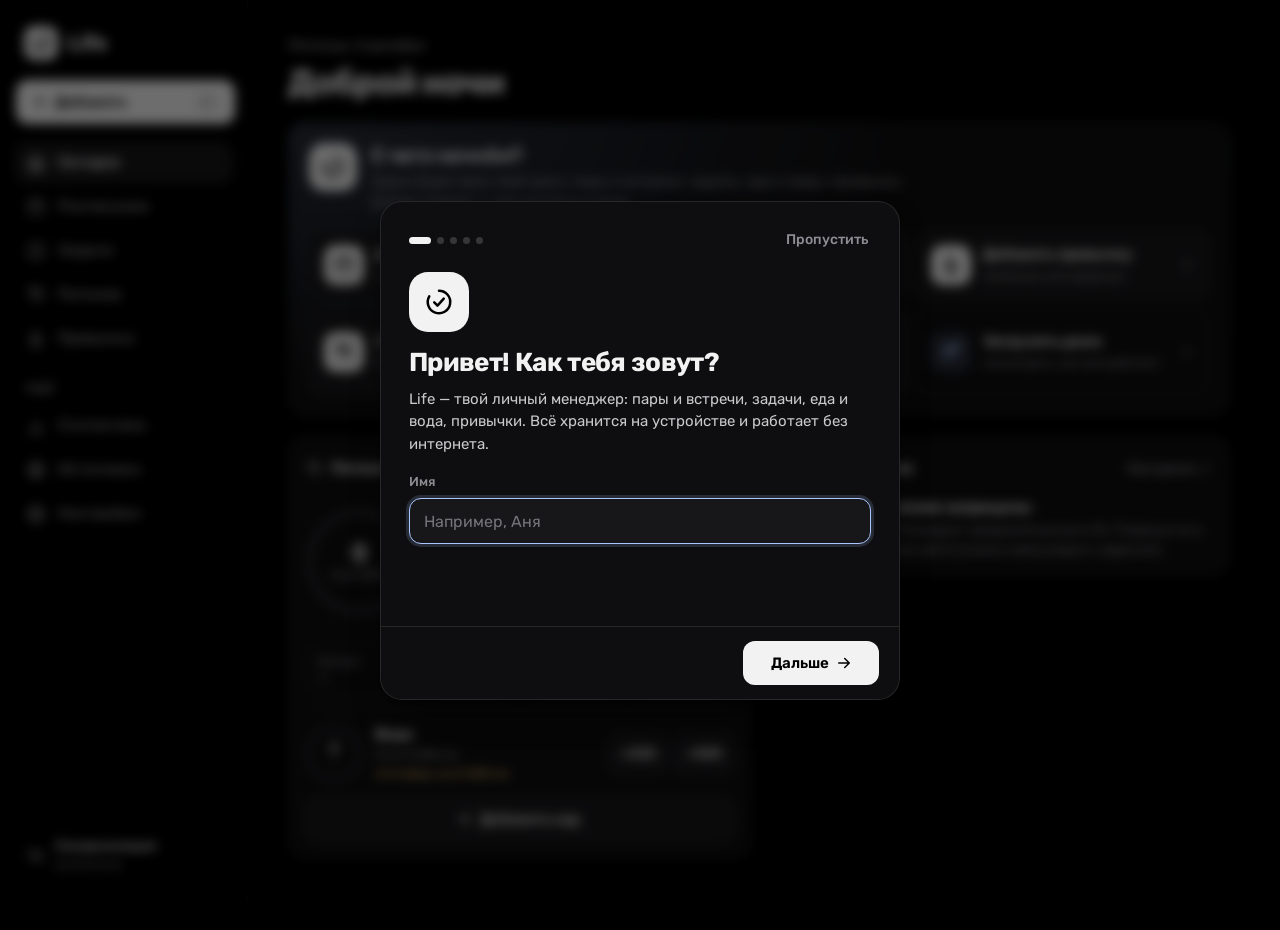
<file: life/index.html>
<!doctype html>
<html lang="ru" data-theme="dark">
<head>
<meta charset="utf-8">
<meta name="viewport" content="width=device-width, initial-scale=1, viewport-fit=cover">
<title>Life</title>
<meta name="description" content="Life — личный менеджер: расписание и пары, задачи, питание, вода, привычки и напоминания. Работает офлайн на телефоне и ПК.">
<meta name="color-scheme" content="dark light">
<meta name="theme-color" content="#000000" media="(prefers-color-scheme: dark)">
<meta name="theme-color" content="#f4f4f1" media="(prefers-color-scheme: light)">
<link rel="manifest" href="./manifest.webmanifest">
<link rel="icon" href="./icons/icon.svg" type="image/svg+xml">
<link rel="icon" href="./icons/icon-192.png" type="image/png" sizes="192x192">
<link rel="apple-touch-icon" href="./icons/apple-180.png">
<meta name="apple-mobile-web-app-capable" content="yes">
<meta name="mobile-web-app-capable" content="yes">
<meta name="apple-mobile-web-app-status-bar-style" content="black-translucent">
<meta name="apple-mobile-web-app-title" content="Life">
<meta name="format-detection" content="telephone=no">

<!-- Шрифт Rubik: подгружается без блокировки отрисовки; офлайн — системные шрифты. -->
<link rel="preconnect" href="https://fonts.googleapis.com">
<link rel="preconnect" href="https://fonts.gstatic.com" crossorigin>
<link rel="stylesheet" href="https://fonts.googleapis.com/css2?family=Rubik:wght@400;500;600;700&display=swap" crossorigin="anonymous" media="print" onload="this.media='all'">

<script>
  // Тема до загрузки стилей — без «вспышки». Настоящие настройки хранятся в IndexedDB.
  (function () {
    try {
      var t = localStorage.getItem('life-theme');
      if (t === 'dark' || t === 'light' || t === 'auto') document.documentElement.setAttribute('data-theme', t);
    } catch (e) { /* localStorage недоступен */ }
  })();
  // Ошибки загрузки модулей (до запуска приложения) — показываем человеку, а не белый экран.
  window.addEventListener('error', function (e) {
    if (window.__lifeBooted) return;
    var t = e && e.target;
    var isScript = t && t.tagName === 'SCRIPT';
    if (!isScript && !(e && e.message)) return;
    var view = document.getElementById('view');
    if (!view) return;
    var msg = isScript ? 'Не удалось загрузить файл: ' + (t.src || '') : String(e.message || '');
    view.innerHTML = '';
    var box = document.createElement('div');
    box.className = 'boot-error';
    var h = document.createElement('b');
    h.textContent = 'Приложение не запустилось';
    var p = document.createElement('div');
    p.className = 'small';
    p.textContent = msg;
    var b = document.createElement('button');
    b.className = 'btn primary';
    b.type = 'button';
    b.textContent = 'Перезагрузить';
    b.onclick = function () { location.reload(); };
    box.append(h, p, b);
    view.append(box);
  }, true);
</script>
<link rel="stylesheet" href="./css/app.css">
<link rel="stylesheet" href="./css/pages/today.css">
<link rel="stylesheet" href="./css/pages/schedule.css">
<link rel="stylesheet" href="./css/pages/tasks.css">
<link rel="stylesheet" href="./css/pages/food.css">
<link rel="stylesheet" href="./css/pages/habits.css">
<link rel="stylesheet" href="./css/pages/stats.css">
<link rel="stylesheet" href="./css/pages/sources.css">
<link rel="stylesheet" href="./css/pages/settings.css">
<link rel="modulepreload" href="./js/app.js">
</head>
<body>
<div class="app" id="app">
  <aside class="sidebar" id="sidebar"></aside>
  <div class="main-col">
    <header class="topbar" id="topbar"></header>
    <main class="view" id="view" tabindex="-1">
      <div class="boot" aria-busy="true">
        <svg class="boot-logo" width="44" height="44" viewBox="0 0 24 24" fill="none" stroke="currentColor" stroke-width="2" stroke-linecap="round" stroke-linejoin="round" aria-hidden="true"><path d="M12 3a9 9 0 1 1-7.8 4.5"/><path d="m8.2 12.3 2.6 2.6 5-5.6"/></svg>
        <span>Загрузка…</span>
      </div>
    </main>
  </div>
  <nav class="tabbar" id="tabbar" aria-label="Основные разделы"></nav>
</div>
<div id="sheets"></div>
<div class="toasts" id="toasts" aria-live="polite"></div>

<noscript>
  <div class="noscript">
    <b>Нужен JavaScript</b>
    <p>Life — веб-приложение и без JavaScript не работает. Включите его в настройках браузера и обновите страницу.</p>
  </div>
</noscript>

<script type="module" src="./js/app.js"></script>
</body>
</html>
</file>
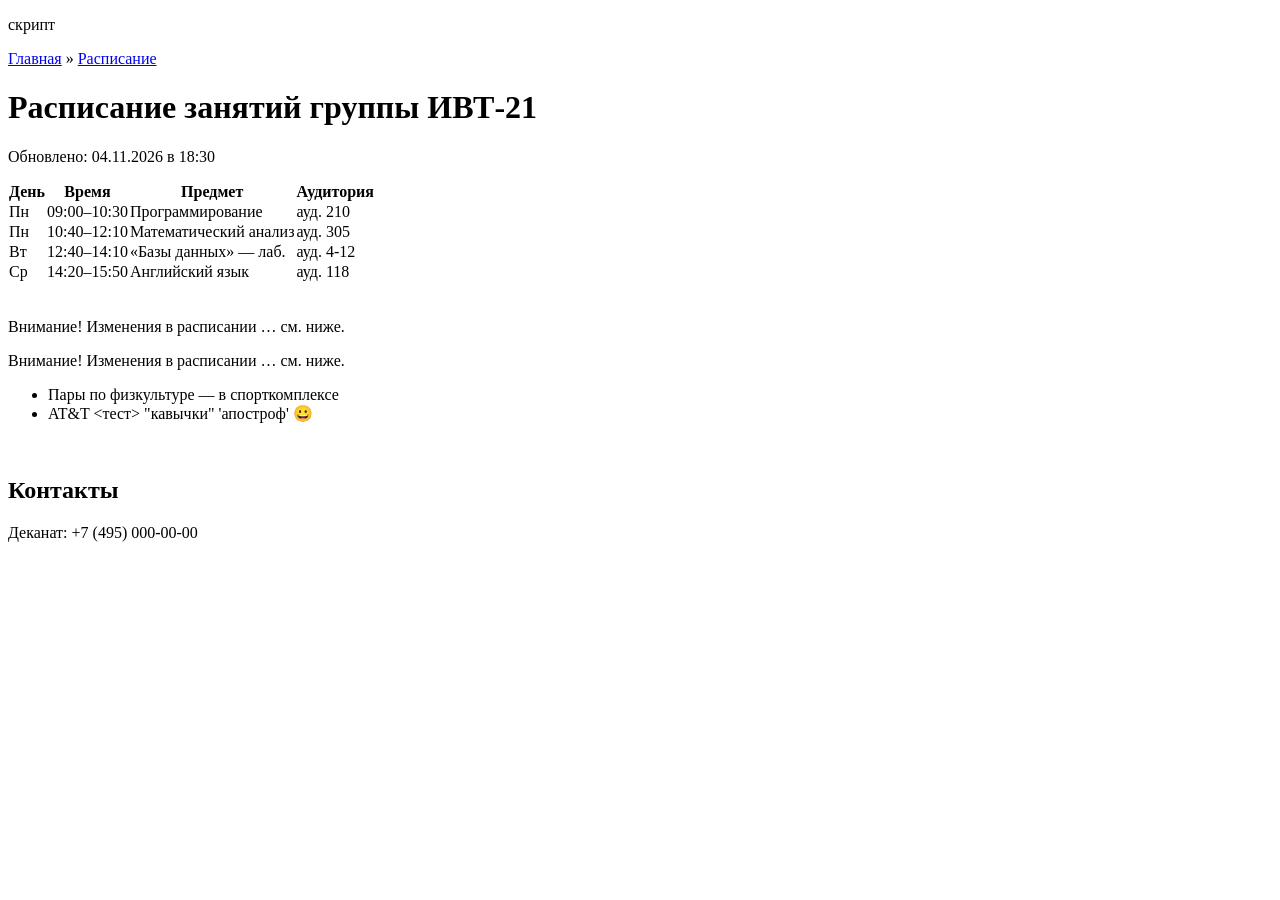
<file: life/tests/fixtures/schedule.html>
<!DOCTYPE html>
<html lang="ru">
<head>
  <meta charset="utf-8">
  <title>Расписание — ИВТ-21</title>
  <style>table { border-collapse: collapse } .x::after { content: "Не показывать" }</style>
  <script>var secret = "Не показывать"; document.write('<p>скрипт</p>');</script>
</head>
<body>
  <!-- шапка сайта: Не показывать -->
  <header><nav><a href="/">Главная</a> &raquo; <a href="/schedule">Расписание</a></nav></header>
  <main>
    <h1>Расписание занятий группы ИВТ&#8209;21</h1>
    <p>Обновлено: 04.11.2026&nbsp;в&nbsp;18:30</p>
    <table class="schedule">
      <thead><tr><th>День</th><th>Время</th><th>Предмет</th><th>Аудитория</th></tr></thead>
      <tbody>
        <tr><td>Пн</td><td>09:00&ndash;10:30</td><td>Программирование</td><td>ауд.&nbsp;210</td></tr>
        <tr><td>Пн</td><td>10:40&ndash;12:10</td><td>Математический
            анализ</td><td>ауд. 305</td></tr>
        <tr><td>Вт</td><td>12:40&ndash;14:10</td><td>&laquo;Базы данных&raquo; &mdash; лаб.</td><td>ауд. 4&#x2011;12</td></tr>
        <tr><td>Ср</td><td>14:20&ndash;15:50</td><td>Английский язык</td><td>ауд. 118</td></tr>
        <tr><td></td><td> </td><td>&nbsp;</td><td></td></tr>
      </tbody>
    </table>
    <p>Внимание!   Изменения
       в расписании &hellip; см. ниже.</p>
    <div>Внимание! Изменения в расписании &hellip; см. ниже.</div>
    <ul><li>Пары по физкультуре &mdash; в спорткомплексе</li><li>AT&amp;T &lt;тест&gt; &quot;кавычки&quot; &#39;апостроф&#39; &#x1F600;</li></ul>
    <noscript>Включите JavaScript</noscript>
    <svg width="10" height="10"><text>Не показывать</text></svg>
    <template><p>Не показывать</p></template>
  </main>
  <footer><h2>Контакты</h2><p>Деканат: +7&nbsp;(495)&nbsp;000-00-00</p></footer>
</body>
</html>
</file>
<file: life/css/app.css>
/* Life — дизайн-система.
 * Тёмная тема по умолчанию (как sempik.github.io: чёрный фон, белый текст, Rubik),
 * светлая — [data-theme=light], «как в системе» — [data-theme=auto] + prefers-color-scheme.
 * Mobile-first; ≥ 900px — сайдбар вместо нижней панели.
 */

/* ===================================================================== */
/* Токены                                                                */
/* ===================================================================== */

:root {
  --font: "Rubik", system-ui, -apple-system, "Segoe UI", Roboto, "Helvetica Neue", Arial, sans-serif;
  --font-num: var(--font);

  --bg: #000000;
  --bg-blur: rgba(0, 0, 0, 0.72);
  --surface: #0e0e10;
  --surface-2: #17171a;
  --surface-3: #222226;
  --line: #ffffff1a;
  --line-2: #ffffff2b;
  --text: #f2f2f2;
  --text-2: #c9c9cc;
  --muted: #8d8d93;
  --on-text: #000000;          /* текст поверх var(--text) (инверсные кнопки) */

  --accent: #a9c7ff;
  --accent-soft: rgba(169, 199, 255, 0.16);
  --ok: #6fdc8c;
  --ok-soft: rgba(111, 220, 140, 0.14);
  --warn: #f2c063;
  --warn-soft: rgba(242, 192, 99, 0.14);
  --bad: #ff7b72;
  --bad-soft: rgba(255, 123, 114, 0.14);
  --bad-strong: #d93f3f;       /* фон кнопок «опасное действие» (белый текст) */
  --info: #7cc4ff;
  --info-soft: rgba(124, 196, 255, 0.14);

  --c-class: #8fb0ff;
  --c-meeting: #f5b971;
  --c-workout: #6fd8a0;
  --c-other: #c4a7ff;

  --radius: 18px;
  --radius-sm: 12px;
  --radius-xs: 8px;
  --shadow: 0 18px 40px -18px rgba(0, 0, 0, 0.85), 0 2px 6px rgba(0, 0, 0, 0.35);
  --shadow-sm: 0 4px 14px -6px rgba(0, 0, 0, 0.6);
  --backdrop: rgba(0, 0, 0, 0.55);

  --topbar-h: 52px;
  --tabbar-h: 62px;
  --sidebar-w: 248px;
  --content-max: 1100px;
  --gutter: 16px;
  --ease: cubic-bezier(0.2, 0.8, 0.2, 1);

  --safe-top: env(safe-area-inset-top, 0px);
  --safe-bottom: env(safe-area-inset-bottom, 0px);
  --safe-left: env(safe-area-inset-left, 0px);
  --safe-right: env(safe-area-inset-right, 0px);

  color-scheme: dark;
}

:root[data-theme="light"] {
  --bg: #f4f4f1;
  --bg-blur: rgba(244, 244, 241, 0.8);
  --surface: #ffffff;
  --surface-2: #f0f0ed;
  --surface-3: #e6e6e2;
  --line: #0000001a;
  --line-2: #0000002b;
  --text: #121214;
  --text-2: #3a3a3f;
  --muted: #6c6c72;
  --on-text: #ffffff;
  --accent: #2f5fd0;
  --accent-soft: rgba(47, 95, 208, 0.13);
  --ok: #187a42;
  --ok-soft: rgba(27, 138, 75, 0.12);
  --warn: #935f00;
  --warn-soft: rgba(201, 132, 0, 0.14);
  --bad: #c2352e;
  --bad-soft: rgba(204, 59, 51, 0.11);
  --bad-strong: #c8322b;
  --info: #1f6fbf;
  --info-soft: rgba(31, 111, 191, 0.12);
  --c-class: #3d6ee0;
  --c-meeting: #c47712;
  --c-workout: #1c9a5d;
  --c-other: #8053cf;
  --shadow: 0 18px 40px -20px rgba(20, 20, 30, 0.35), 0 2px 6px rgba(20, 20, 30, 0.08);
  --shadow-sm: 0 4px 14px -8px rgba(20, 20, 30, 0.3);
  --backdrop: rgba(20, 20, 24, 0.32);
  color-scheme: light;
}

@media (prefers-color-scheme: light) {
  :root[data-theme="auto"] {
    --bg: #f4f4f1;
    --bg-blur: rgba(244, 244, 241, 0.8);
    --surface: #ffffff;
    --surface-2: #f0f0ed;
    --surface-3: #e6e6e2;
    --line: #0000001a;
    --line-2: #0000002b;
    --text: #121214;
    --text-2: #3a3a3f;
    --muted: #6c6c72;
    --on-text: #ffffff;
    --accent: #2f5fd0;
    --accent-soft: rgba(47, 95, 208, 0.13);
    --ok: #187a42;
    --ok-soft: rgba(27, 138, 75, 0.12);
    --warn: #935f00;
    --warn-soft: rgba(201, 132, 0, 0.14);
    --bad: #c2352e;
    --bad-soft: rgba(204, 59, 51, 0.11);
    --bad-strong: #c8322b;
    --info: #1f6fbf;
    --info-soft: rgba(31, 111, 191, 0.12);
    --c-class: #3d6ee0;
    --c-meeting: #c47712;
    --c-workout: #1c9a5d;
    --c-other: #8053cf;
    --shadow: 0 18px 40px -20px rgba(20, 20, 30, 0.35), 0 2px 6px rgba(20, 20, 30, 0.08);
    --shadow-sm: 0 4px 14px -8px rgba(20, 20, 30, 0.3);
    --backdrop: rgba(20, 20, 24, 0.32);
    color-scheme: light;
  }
}

/* Цвет по типу события: .type-class и т. п. задают --tc для .dot, .tl-item, .wg-ev… */
.type-class { --tc: var(--c-class); }
.type-meeting { --tc: var(--c-meeting); }
.type-workout { --tc: var(--c-workout); }
.type-other { --tc: var(--c-other); }

/* ===================================================================== */
/* База                                                                  */
/* ===================================================================== */

*, *::before, *::after { box-sizing: border-box; }

html {
  -webkit-text-size-adjust: 100%;
  text-size-adjust: 100%;
  -webkit-tap-highlight-color: transparent;
  background: var(--bg);
}

body {
  margin: 0;
  min-height: 100vh;
  min-height: 100dvh;
  background: var(--bg);
  color: var(--text);
  font-family: var(--font);
  font-size: 15px;
  line-height: 1.45;
  -webkit-font-smoothing: antialiased;
  -moz-osx-font-smoothing: grayscale;
  overflow-x: hidden;
}

h1, h2, h3, h4, p { margin: 0; }
h1, h2, h3, h4 { font-weight: 600; letter-spacing: -0.01em; line-height: 1.2; }
h2 { font-size: 20px; }
h3 { font-size: 17px; }
a { color: inherit; text-decoration: none; }
.link, .prose a { color: var(--accent); text-decoration: underline; text-underline-offset: 2px; text-decoration-thickness: 1px; }
img, svg { display: block; }
svg.ico { flex: none; }
button { font: inherit; color: inherit; }
input, select, textarea { font: inherit; color: inherit; }
kbd {
  font-family: var(--font);
  font-size: 11px;
  font-weight: 600;
  padding: 1px 6px;
  border-radius: 6px;
  border: 1px solid currentColor;
  opacity: 0.55;
}
hr { border: 0; border-top: 1px solid var(--line); margin: 4px 0; }
[hidden] { display: none !important; }
::selection { background: var(--accent-soft); }

:focus { outline: none; }
:focus-visible {
  outline: 2px solid var(--accent);
  outline-offset: 2px;
  border-radius: 6px;
}

/* Тонкие скроллбары на ПК */
@media (pointer: fine) {
  * { scrollbar-width: thin; scrollbar-color: var(--line-2) transparent; }
  ::-webkit-scrollbar { width: 10px; height: 10px; }
  ::-webkit-scrollbar-thumb { background: var(--line-2); border-radius: 10px; border: 3px solid transparent; background-clip: padding-box; }
  ::-webkit-scrollbar-track { background: transparent; }
  html { scrollbar-gutter: stable; }
}

/* ===================================================================== */
/* Каркас: шапка, контент, нижняя панель, сайдбар                        */
/* ===================================================================== */

.app { min-height: 100vh; min-height: 100dvh; }
.main-col { min-width: 0; }

.sidebar { display: none; }

.topbar {
  position: sticky;
  top: 0;
  z-index: 40;
  display: flex;
  align-items: center;
  gap: 2px;
  height: calc(var(--topbar-h) + var(--safe-top));
  padding: var(--safe-top) max(8px, var(--safe-right)) 0 max(var(--gutter), var(--safe-left));
  background: var(--bg-blur);
  -webkit-backdrop-filter: saturate(1.6) blur(18px);
  backdrop-filter: saturate(1.6) blur(18px);
  border-bottom: 1px solid transparent;
  transition: border-color 0.2s;
}
.topbar.scrolled { border-bottom-color: var(--line); }
.topbar-title {
  flex: 1;
  min-width: 0;
  font-size: 17px;
  font-weight: 600;
  white-space: nowrap;
  overflow: hidden;
  text-overflow: ellipsis;
  opacity: 0;
  transform: translateY(6px);
  transition: opacity 0.2s, transform 0.25s var(--ease);
}
.topbar.show-title .topbar-title { opacity: 1; transform: none; }
.topbar .icon-btn[data-sync-status] { color: var(--muted); }
.topbar .icon-btn[data-sync-status][data-state="error"] { color: var(--bad); }
.topbar .icon-btn[data-more].active { background: var(--surface-2); color: var(--text); }

.view {
  display: block;
  width: 100%;
  max-width: var(--content-max);
  margin: 0 auto;
  padding: 4px max(var(--gutter), var(--safe-right)) calc(var(--tabbar-h) + var(--safe-bottom) + 28px) max(var(--gutter), var(--safe-left));
}
.view:focus { outline: none; }
.view-root:has(.fab) { padding-bottom: 72px; }

.tabbar {
  position: fixed;
  left: 0;
  right: 0;
  bottom: 0;
  z-index: 45;
  display: flex;
  justify-content: space-around;
  padding: 6px max(6px, var(--safe-right)) calc(6px + var(--safe-bottom)) max(6px, var(--safe-left));
  background: var(--bg-blur);
  -webkit-backdrop-filter: saturate(1.6) blur(18px);
  backdrop-filter: saturate(1.6) blur(18px);
  border-top: 1px solid var(--line);
}
.tab {
  flex: 1 1 0;
  min-width: 0;
  max-width: 120px;
  display: flex;
  flex-direction: column;
  align-items: center;
  gap: 3px;
  padding: 2px 0;
  color: var(--muted);
  font-size: 10.5px;
  font-weight: 500;
  letter-spacing: 0.01em;
  border-radius: 14px;
  transition: color 0.15s;
  user-select: none;
  -webkit-user-select: none;
}
.tab .ico {
  width: 56px;
  height: 30px;
  padding: 4px 17px;
  border-radius: 999px;
  transition: background 0.2s, transform 0.2s var(--ease);
}
.tab span { max-width: 100%; overflow: hidden; text-overflow: ellipsis; white-space: nowrap; }
.tab:active .ico { transform: scale(0.92); }
.tab.on { color: var(--text); }
.tab.on .ico { background: var(--surface-3); }
.tab:focus-visible { outline-offset: -2px; }

.offline-badge {
  display: inline-flex;
  align-items: center;
  gap: 5px;
  padding: 3px 9px 3px 7px;
  border-radius: 999px;
  background: var(--warn-soft);
  color: var(--warn);
  font-size: 12px;
  font-weight: 600;
  margin-right: 4px;
  white-space: nowrap;
}

/* Загрузка и ошибка запуска */
.boot {
  min-height: 60vh;
  display: flex;
  flex-direction: column;
  align-items: center;
  justify-content: center;
  gap: 14px;
  color: var(--muted);
}
.boot-logo { color: var(--text); animation: boot-pulse 1.4s ease-in-out infinite; }
@keyframes boot-pulse { 50% { opacity: 0.35; transform: scale(0.94); } }
.boot-error {
  margin: 40px auto;
  max-width: 520px;
  display: flex;
  flex-direction: column;
  gap: 12px;
  align-items: flex-start;
  padding: 18px;
  border: 1px solid var(--line);
  border-radius: var(--radius);
  background: var(--surface);
}
.boot-error .small { word-break: break-word; }
.noscript {
  position: fixed;
  inset: 0;
  z-index: 999;
  display: flex;
  flex-direction: column;
  justify-content: center;
  gap: 8px;
  padding: 32px;
  background: #000;
  color: #f2f2f2;
  font-family: system-ui, sans-serif;
}

@media (min-width: 900px) {
  .app {
    display: grid;
    grid-template-columns: var(--sidebar-w) minmax(0, 1fr);
  }
  .tabbar, .topbar, .mobile-only { display: none !important; }
  .view { padding: 36px 40px 72px; }

  .sidebar {
    position: sticky;
    top: 0;
    height: 100vh;
    height: 100dvh;
    display: flex;
    flex-direction: column;
    gap: 2px;
    padding: 22px 14px 16px;
    border-right: 1px solid var(--line);
    background: var(--bg);
    overflow-y: auto;
  }
}
@media (max-width: 899.98px) {
  .desktop-only { display: none !important; }
}

.sb-logo {
  display: flex;
  align-items: center;
  gap: 10px;
  padding: 4px 10px 18px;
  font-size: 21px;
  font-weight: 700;
  letter-spacing: -0.02em;
}
.sb-logo-mark {
  display: grid;
  place-items: center;
  width: 34px;
  height: 34px;
  border-radius: 11px;
  background: var(--text);
  color: var(--on-text);
}
.sb-add { margin: 0 2px 16px; justify-content: flex-start; }
.sb-add span { flex: 1; text-align: left; }
.sb-add kbd { opacity: 0.45; }
.sb-nav { display: flex; flex-direction: column; gap: 2px; }
.sb-group {
  padding: 18px 12px 6px;
  font-size: 11.5px;
  font-weight: 600;
  letter-spacing: 0.08em;
  text-transform: uppercase;
  color: var(--muted);
}
.nav-item {
  display: flex;
  align-items: center;
  gap: 12px;
  height: 42px;
  padding: 0 12px;
  border-radius: var(--radius-sm);
  color: var(--muted);
  font-weight: 500;
  transition: background 0.15s, color 0.15s;
}
.nav-item:hover { background: var(--surface-2); color: var(--text); }
.nav-item.on { background: var(--surface-2); color: var(--text); }
.nav-item.on .ico { color: var(--text); }
.sb-foot {
  margin-top: auto;
  padding-top: 16px;
  display: flex;
  flex-direction: column;
  gap: 8px;
  align-items: flex-start;
}
.sb-sync {
  width: 100%;
  display: flex;
  align-items: center;
  gap: 10px;
  padding: 10px 12px;
  border: 1px solid var(--line);
  border-radius: var(--radius-sm);
  background: transparent;
  color: var(--muted);
  text-align: left;
  cursor: pointer;
  transition: background 0.15s, color 0.15s;
}
.sb-sync:hover { background: var(--surface-2); color: var(--text); }
.sb-sync-text { display: flex; flex-direction: column; min-width: 0; }
.sb-sync-title { font-size: 13px; font-weight: 500; color: var(--text); }
.sb-sync-sub { font-size: 12px; white-space: nowrap; overflow: hidden; text-overflow: ellipsis; max-width: 170px; }
.sb-sync[data-state="idle"] .sync-ico { color: var(--ok); }
.sb-sync[data-state="error"] .sync-ico { color: var(--bad); }
[data-state="syncing"] .sync-ico .ico { animation: spin 1s linear infinite; }

/* ===================================================================== */
/* Страница и раскладка                                                  */
/* ===================================================================== */

.page {
  display: flex;
  flex-direction: column;
  gap: 16px;
  /* backwards, не both: после анимации transform не остаётся (иначе .fab внутри страницы
     «прилипает» к странице вместо экрана — transform создаёт новый containing block). */
  animation: page-in 0.28s var(--ease) backwards;
}
@keyframes page-in { from { opacity: 0; transform: translateY(8px); } }

.page-head {
  display: flex;
  align-items: flex-end;
  flex-wrap: wrap;
  gap: 10px 12px;
  padding-top: 2px;
}
.page-head h1 {
  font-size: 30px;
  font-weight: 700;
  letter-spacing: -0.025em;
  line-height: 1.1;
  min-width: 0;
}
.page-head .sub, .page-sub { color: var(--muted); font-size: 14px; margin-top: 4px; }
.page-head .actions, .actions {
  display: flex;
  align-items: center;
  gap: 8px;
  margin-left: auto;
  flex-wrap: wrap;
}
@media (min-width: 900px) {
  .page { gap: 20px; }
  .page-head h1 { font-size: 34px; }
}

.card {
  background: var(--surface);
  border: 1px solid var(--line);
  border-radius: var(--radius);
  padding: 16px;
  min-width: 0;
}
.card.flat { background: transparent; }
.card.pad-0 { padding: 0; }
a.card, button.card, .card[data-act] { cursor: pointer; transition: border-color 0.15s, background 0.15s, transform 0.15s; text-align: left; width: 100%; }
a.card:hover, button.card:hover, .card[data-act]:hover { border-color: var(--line-2); }
.card-head {
  display: flex;
  align-items: center;
  gap: 8px;
  margin-bottom: 12px;
  min-height: 28px;
}
.card-title {
  flex: 1;
  min-width: 0;
  font-size: 15px;
  font-weight: 600;
  display: flex;
  align-items: center;
  gap: 8px;
}
.card-title .ico { color: var(--muted); }
.card-head .actions { margin-left: auto; gap: 4px; }

.grid {
  display: grid;
  gap: 14px;
  grid-template-columns: repeat(auto-fill, minmax(min(100%, 320px), 1fr));
  align-items: start;
}
.grid > .full, .grid > .wide { grid-column: 1 / -1; }
.grid.two { grid-template-columns: repeat(auto-fill, minmax(min(100%, 420px), 1fr)); }

.stack { display: flex; flex-direction: column; gap: 12px; min-width: 0; }
.stack.sm { gap: 6px; }
.stack.lg { gap: 20px; }
.row { display: flex; align-items: center; gap: 8px; min-width: 0; }
.row.wrap { flex-wrap: wrap; }
.row.top { align-items: flex-start; }
.row.between { justify-content: space-between; }
.row > .grow, .grow { flex: 1; min-width: 0; }
.spacer { flex: 1 1 auto; }

/* ===================================================================== */
/* Списки                                                                */
/* ===================================================================== */

.list { display: flex; flex-direction: column; min-width: 0; }
.list > .item + .item { border-top: 1px solid var(--line); }
.list.gap { gap: 8px; }
.list.gap > .item + .item { border-top: 0; }

.item {
  display: flex;
  align-items: center;
  gap: 12px;
  min-height: 52px;
  padding: 10px 0;
  min-width: 0;
  text-align: left;
}
.list.gap > .item { padding: 12px 14px; border: 1px solid var(--line); border-radius: var(--radius-sm); background: var(--surface); }
a.item, button.item, .item[data-act] {
  cursor: pointer;
  width: 100%;
  background: none;
  border: 0;
  color: inherit;
  border-radius: var(--radius-xs);
  transition: background 0.15s;
}
@media (hover: hover) {
  a.item:hover, button.item:hover, .item[data-act]:hover { background: var(--surface-2); }
  .card .list > a.item:hover, .card .list > button.item:hover, .card .list > .item[data-act]:hover {
    background: var(--surface-2);
    margin: 0 -8px;
    padding-left: 8px;
    padding-right: 8px;
    width: calc(100% + 16px);
  }
}
.item-icon {
  flex: none;
  display: grid;
  place-items: center;
  width: 38px;
  height: 38px;
  border-radius: 12px;
  background: var(--surface-2);
  color: var(--text);
  font-size: 19px;
  line-height: 1;
}
.item-main { flex: 1; min-width: 0; display: flex; flex-direction: column; gap: 2px; }
.item-title { font-weight: 500; overflow-wrap: anywhere; }
.item-sub { color: var(--muted); font-size: 13px; overflow-wrap: anywhere; }
.item-side {
  flex: none;
  display: flex;
  align-items: center;
  gap: 6px;
  color: var(--muted);
  font-size: 13px;
  font-variant-numeric: tabular-nums;
}
.item.done .item-title { color: var(--muted); text-decoration: line-through; text-decoration-color: var(--line-2); }
.item.muted-item { opacity: 0.6; }

/* ===================================================================== */
/* Кнопки                                                                */
/* ===================================================================== */

.btn {
  display: inline-flex;
  align-items: center;
  justify-content: center;
  gap: 8px;
  height: 44px;
  padding: 0 16px;
  border-radius: var(--radius-sm);
  border: 1px solid var(--line-2);
  background: var(--surface-2);
  color: var(--text);
  font-size: 15px;
  font-weight: 500;
  line-height: 1;
  white-space: nowrap;
  cursor: pointer;
  user-select: none;
  -webkit-user-select: none;
  transition: background 0.15s, border-color 0.15s, color 0.15s, transform 0.1s, opacity 0.15s;
  position: relative;
  text-decoration: none;
}
.btn:hover { background: var(--surface-3); }
.btn:active { transform: scale(0.98); }
.btn:disabled, .btn[aria-disabled="true"] { opacity: 0.45; cursor: default; pointer-events: none; }
.btn.primary {
  background: var(--text);
  color: var(--on-text);
  border-color: transparent;
  font-weight: 600;
}
.btn.primary:hover { background: var(--text-2); }
.btn.ghost { background: transparent; border-color: transparent; }
.btn.ghost:hover { background: var(--surface-2); }
.btn.danger { color: var(--bad); }
.btn.danger:hover { background: var(--bad-soft); border-color: transparent; }
.btn.primary.danger { background: var(--bad-strong); color: #fff; }
.btn.primary.danger:hover { filter: brightness(1.08); background: var(--bad-strong); }
.btn.sm { height: 34px; padding: 0 12px; font-size: 14px; border-radius: 10px; gap: 6px; }
.btn.lg { height: 52px; padding: 0 22px; font-size: 16px; border-radius: 14px; }
.btn.block { display: flex; width: 100%; }
.btn .ico { margin: 0 -2px; }
.btn.loading { color: transparent !important; pointer-events: none; }
.btn.loading::after {
  content: "";
  position: absolute;
  width: 18px;
  height: 18px;
  border-radius: 50%;
  border: 2px solid var(--on-text);
  border-right-color: transparent;
  animation: spin 0.7s linear infinite;
}
.btn:not(.primary).loading::after { border-color: var(--text); border-right-color: transparent; }

.icon-btn {
  display: inline-grid;
  place-items: center;
  flex: none;
  width: 40px;
  height: 40px;
  padding: 0;
  border: 0;
  border-radius: 999px;
  background: transparent;
  color: var(--text);
  cursor: pointer;
  transition: background 0.15s, color 0.15s, transform 0.1s;
  position: relative;
}
.icon-btn:hover { background: var(--surface-2); }
.icon-btn:active { transform: scale(0.94); }
.icon-btn.sm { width: 32px; height: 32px; }
.icon-btn.sm .ico { width: 18px; height: 18px; }
.icon-btn.on { background: var(--text); color: var(--on-text); }
.icon-btn.bordered { border: 1px solid var(--line-2); }
.icon-btn.danger { color: var(--bad); }
.icon-btn:disabled { opacity: 0.4; pointer-events: none; }

.fab {
  position: fixed;
  z-index: 44;
  right: max(18px, calc(var(--safe-right) + 12px));
  bottom: calc(var(--tabbar-h) + var(--safe-bottom) + 16px);
  display: grid;
  place-items: center;
  width: 56px;
  height: 56px;
  border: 0;
  border-radius: 18px;
  background: var(--text);
  color: var(--on-text);
  box-shadow: var(--shadow);
  cursor: pointer;
  transition: transform 0.15s var(--ease), filter 0.15s;
}
.fab:hover { filter: brightness(0.92); }
.fab:active { transform: scale(0.94); }
.fab .ico { width: 26px; height: 26px; }
@media (min-width: 900px) {
  .fab { right: 36px; bottom: 36px; }
}

/* ===================================================================== */
/* Чипы, бейджи, переключатели                                           */
/* ===================================================================== */

.chips { display: flex; flex-wrap: wrap; gap: 8px; }
.chips.scroll {
  flex-wrap: nowrap;
  overflow-x: auto;
  scrollbar-width: none;
  margin: 0 calc(-1 * var(--gutter));
  padding: 0 var(--gutter);
}
.chips.scroll::-webkit-scrollbar { display: none; }
.chip {
  display: inline-flex;
  align-items: center;
  justify-content: center;
  gap: 6px;
  flex: none;
  height: 36px;
  padding: 0 14px;
  border-radius: 999px;
  border: 1px solid var(--line-2);
  background: transparent;
  color: var(--text);
  font-size: 14px;
  font-weight: 500;
  white-space: nowrap;
  cursor: pointer;
  user-select: none;
  -webkit-user-select: none;
  transition: background 0.15s, color 0.15s, border-color 0.15s, transform 0.1s;
}
.chip:hover { background: var(--surface-2); }
.chip:active { transform: scale(0.96); }
.chip.on, .chip[aria-pressed="true"] { background: var(--text); color: var(--on-text); border-color: transparent; }
.chip.sm { height: 28px; padding: 0 10px; font-size: 13px; }
.chip .ico { width: 16px; height: 16px; }
.chip .dot { margin-left: -2px; }

.badge {
  display: inline-flex;
  align-items: center;
  gap: 4px;
  height: 22px;
  padding: 0 8px;
  border-radius: 999px;
  background: var(--surface-3);
  color: var(--text-2);
  font-size: 12px;
  font-weight: 600;
  line-height: 1;
  white-space: nowrap;
  font-variant-numeric: tabular-nums;
}
.badge .ico { width: 13px; height: 13px; }
.badge.ok { background: var(--ok-soft); color: var(--ok); }
.badge.warn { background: var(--warn-soft); color: var(--warn); }
.badge.bad { background: var(--bad-soft); color: var(--bad); }
.badge.info { background: var(--info-soft); color: var(--info); }
.badge.accent { background: var(--accent-soft); color: var(--accent); }
.badge.solid { background: var(--text); color: var(--on-text); }

.seg {
  display: inline-flex;
  align-self: flex-start;
  padding: 3px;
  gap: 2px;
  border-radius: 13px;
  background: var(--surface-2);
  border: 1px solid var(--line);
  max-width: 100%;
  overflow-x: auto;
  scrollbar-width: none;
}
.seg::-webkit-scrollbar { display: none; }
.seg > button, .seg > a {
  flex: 1 0 auto;
  display: inline-flex;
  align-items: center;
  justify-content: center;
  gap: 6px;
  height: 32px;
  padding: 0 14px;
  border: 0;
  border-radius: 10px;
  background: transparent;
  color: var(--muted);
  font-size: 14px;
  font-weight: 500;
  white-space: nowrap;
  cursor: pointer;
  transition: background 0.15s, color 0.15s, box-shadow 0.15s;
}
.seg > button:hover, .seg > a:hover { color: var(--text); }
.seg > .on { background: var(--surface-3); color: var(--text); box-shadow: var(--shadow-sm); }
:root[data-theme="light"] .seg > .on { background: var(--surface); }
@media (prefers-color-scheme: light) { :root[data-theme="auto"] .seg > .on { background: var(--surface); } }
.seg.block { display: flex; width: 100%; align-self: stretch; }

.tabs {
  display: flex;
  gap: 4px;
  border-bottom: 1px solid var(--line);
  overflow-x: auto;
  scrollbar-width: none;
}
.tabs::-webkit-scrollbar { display: none; }
.tabs > button, .tabs > a {
  flex: none;
  display: inline-flex;
  align-items: center;
  gap: 6px;
  padding: 10px 12px 11px;
  border: 0;
  background: none;
  color: var(--muted);
  font-size: 15px;
  font-weight: 500;
  white-space: nowrap;
  cursor: pointer;
  box-shadow: inset 0 -2px 0 transparent;
  transition: color 0.15s, box-shadow 0.15s;
}
.tabs > button:hover, .tabs > a:hover { color: var(--text); }
.tabs > .on { color: var(--text); box-shadow: inset 0 -2px 0 var(--text); }

/* ===================================================================== */
/* Мелочи: KPI, текст, точки, чекбоксы, прогресс, пустые состояния        */
/* ===================================================================== */

.kpis { display: grid; grid-template-columns: repeat(auto-fit, minmax(104px, 1fr)); gap: 12px; }
.kpi { display: flex; flex-direction: column; gap: 2px; min-width: 0; }
.kpi-value {
  font-size: 26px;
  font-weight: 600;
  letter-spacing: -0.02em;
  line-height: 1.1;
  font-variant-numeric: tabular-nums;
  white-space: nowrap;
}
.kpi-value small, .kpi-unit { font-size: 14px; font-weight: 500; color: var(--muted); margin-left: 2px; letter-spacing: 0; }
.kpi-label { font-size: 13px; color: var(--muted); }
.kpi.ok .kpi-value { color: var(--ok); }
.kpi.warn .kpi-value { color: var(--warn); }
.kpi.bad .kpi-value { color: var(--bad); }

.muted { color: var(--muted); }
.small { font-size: 13px; }
.tiny { font-size: 11.5px; }
.num { font-variant-numeric: tabular-nums; }
.strong { font-weight: 600; }
.center { text-align: center; }
.ellipsis { white-space: nowrap; overflow: hidden; text-overflow: ellipsis; min-width: 0; }
.text-ok { color: var(--ok); }
.text-warn { color: var(--warn); }
.text-bad { color: var(--bad); }
.text-accent { color: var(--accent); }
.sr-only {
  position: absolute !important;
  width: 1px;
  height: 1px;
  padding: 0;
  margin: -1px;
  overflow: hidden;
  clip: rect(0, 0, 0, 0);
  white-space: nowrap;
  border: 0;
}

.dot {
  display: inline-block;
  flex: none;
  width: 8px;
  height: 8px;
  border-radius: 50%;
  background: var(--tc, currentColor);
}
.dot.lg { width: 10px; height: 10px; }
.dot.ok { background: var(--ok); }
.dot.warn { background: var(--warn); }
.dot.bad { background: var(--bad); }
.dot.class { background: var(--c-class); }
.dot.meeting { background: var(--c-meeting); }
.dot.workout { background: var(--c-workout); }
.dot.other { background: var(--c-other); }

.check {
  flex: none;
  display: grid;
  place-items: center;
  width: 28px;
  height: 28px;
  padding: 0;
  border-radius: 50%;
  border: 2px solid var(--line-2);
  background: transparent;
  color: var(--on-text);
  cursor: pointer;
  position: relative;
  transition: background 0.18s, border-color 0.18s, transform 0.12s;
}
.check:hover { border-color: var(--muted); }
.check:active { transform: scale(0.9); }
.check::after {
  content: "";
  width: 6px;
  height: 11px;
  margin-top: -3px;
  border: solid currentColor;
  border-width: 0 2.5px 2.5px 0;
  transform: rotate(45deg) scale(0.4);
  opacity: 0;
  transition: transform 0.2s var(--ease), opacity 0.15s;
}
.check.on { background: var(--text); border-color: var(--text); }
.check.on::after { opacity: 1; transform: rotate(45deg) scale(1); }
.check > .ico { display: none; }
.check.ok.on { background: var(--ok); border-color: var(--ok); }
.check.prio-1 { border-color: var(--warn); }
.check.prio-2 { border-color: var(--bad); }

.progress {
  position: relative;
  height: 8px;
  border-radius: 999px;
  background: var(--surface-3);
  overflow: hidden;
}
.progress > span, .progress > i {
  display: block;
  height: 100%;
  border-radius: inherit;
  background: var(--accent);
  transition: width 0.5s var(--ease);
}
.progress.over > span { background: var(--warn); }
.progress.thin { height: 5px; }
.progress.thick { height: 12px; }

.empty {
  display: flex;
  flex-direction: column;
  align-items: center;
  text-align: center;
  gap: 8px;
  padding: 36px 20px;
  border: 1px dashed var(--line-2);
  border-radius: var(--radius);
  color: var(--muted);
}
.card .empty { border: 0; padding: 20px 8px; }
.empty-icon {
  display: grid;
  place-items: center;
  width: 56px;
  height: 56px;
  margin-bottom: 4px;
  border-radius: 18px;
  background: var(--surface-2);
  color: var(--text);
}
.empty-title { color: var(--text); font-weight: 600; font-size: 16px; }
.empty-text { max-width: 420px; font-size: 14px; }
.empty-action { margin-top: 8px; }

.alert {
  display: flex;
  align-items: flex-start;
  gap: 10px;
  padding: 12px 14px;
  border-radius: var(--radius-sm);
  border: 1px solid var(--line);
  background: var(--surface-2);
  color: var(--text);
  font-size: 14px;
  overflow-wrap: anywhere;
}
.alert > .ico { flex: none; margin-top: 1px; color: var(--muted); }
.alert > div { flex: 1; min-width: 0; }
.alert.warn { background: var(--warn-soft); border-color: transparent; }
.alert.warn > .ico { color: var(--warn); }
.alert.bad { background: var(--bad-soft); border-color: transparent; }
.alert.bad > .ico { color: var(--bad); }
.alert.info { background: var(--info-soft); border-color: transparent; }
.alert.info > .ico { color: var(--info); }
.alert.ok { background: var(--ok-soft); border-color: transparent; }
.alert.ok > .ico { color: var(--ok); }
.alert .btn { flex: none; }

/* ===================================================================== */
/* Поля ввода                                                            */
/* ===================================================================== */

.field { display: flex; flex-direction: column; gap: 6px; min-width: 0; }
.field-label, .field > label {
  font-size: 13px;
  font-weight: 500;
  color: var(--muted);
}
.field-label .req { color: var(--bad); }
.field-hint { font-size: 12.5px; color: var(--muted); line-height: 1.35; }
.field-error { font-size: 12.5px; color: var(--bad); font-weight: 500; }
.field-control { position: relative; display: flex; align-items: center; min-width: 0; }
.field-control > :not(.input-unit) { flex: 1 1 auto; min-width: 0; }
.input-unit {
  position: absolute;
  right: 14px;
  color: var(--muted);
  font-size: 14px;
  pointer-events: none;
}
.field-control:has(.input-unit) .input { padding-right: 48px; }

.input {
  display: block;
  width: 100%;
  min-width: 0;
  height: 46px;
  padding: 0 14px;
  border-radius: var(--radius-sm);
  border: 1px solid var(--line-2);
  background: var(--surface-2);
  color: var(--text);
  font-size: 16px; /* iOS не увеличивает страницу при фокусе */
  line-height: 1.3;
  transition: border-color 0.15s, box-shadow 0.15s, background 0.15s;
  -webkit-appearance: none;
  appearance: none;
}
.input::placeholder { color: var(--muted); opacity: 0.8; }
.input:hover { border-color: var(--muted); }
.input:focus, .input:focus-visible {
  outline: none;
  border-color: var(--accent);
  box-shadow: 0 0 0 3px var(--accent-soft);
  border-radius: var(--radius-sm);
}
.field.invalid .input, .input[aria-invalid="true"] { border-color: var(--bad); }
.field.invalid .input:focus { box-shadow: 0 0 0 3px var(--bad-soft); }
textarea.input { height: auto; min-height: 92px; padding: 12px 14px; resize: vertical; line-height: 1.45; }
select.input {
  padding-right: 40px;
  cursor: pointer;
  background-image: url("data:image/svg+xml,%3Csvg xmlns='http://www.w3.org/2000/svg' width='20' height='20' viewBox='0 0 24 24' fill='none' stroke='%238d8d93' stroke-width='2' stroke-linecap='round' stroke-linejoin='round'%3E%3Cpath d='m6 9.5 6 6 6-6'/%3E%3C/svg%3E");
  background-repeat: no-repeat;
  background-position: right 12px center;
}
select.input option { background: var(--surface); color: var(--text); }
input.input[type="date"], input.input[type="time"], input.input[type="datetime-local"] {
  min-height: 46px;
  text-align: left;
}
input.input::-webkit-date-and-time-value { text-align: left; }
input.input::-webkit-calendar-picker-indicator { opacity: 0.6; cursor: pointer; }
.input.sm { height: 36px; font-size: 15px; padding: 0 10px; border-radius: 10px; }
.input-group { display: flex; gap: 8px; align-items: center; }
.input-group > .input { flex: 1; }
.search-input { position: relative; }
.search-input > .ico { position: absolute; left: 13px; top: 50%; transform: translateY(-50%); color: var(--muted); pointer-events: none; }
.search-input > .input { padding-left: 42px; }

/* Переключатель (checkbox) */
.switch { position: relative; display: inline-flex; flex: none; cursor: pointer; }
.switch > input {
  position: absolute;
  inset: 0;
  width: 100%;
  height: 100%;
  margin: 0;
  opacity: 0;
  cursor: pointer;
  z-index: 1;
}
.switch-track {
  position: relative;
  width: 48px;
  height: 28px;
  border-radius: 999px;
  background: var(--surface-3);
  border: 1px solid var(--line-2);
  transition: background 0.2s, border-color 0.2s;
}
.switch-thumb {
  position: absolute;
  top: 2px;
  left: 2px;
  width: 22px;
  height: 22px;
  border-radius: 50%;
  background: var(--text);
  box-shadow: 0 1px 3px rgba(0, 0, 0, 0.35);
  transition: transform 0.22s var(--ease), background 0.2s;
}
.switch > input:checked + .switch-track { background: var(--text); border-color: var(--text); }
.switch > input:checked + .switch-track .switch-thumb { transform: translateX(20px); background: var(--on-text); }
.switch > input:focus-visible + .switch-track { box-shadow: 0 0 0 3px var(--accent-soft); border-color: var(--accent); }
.switch > input:disabled + .switch-track { opacity: 0.5; }

.switch-row {
  display: flex;
  align-items: center;
  justify-content: space-between;
  gap: 14px;
  min-height: 46px;
  cursor: pointer;
}
.switch-label { display: flex; flex-direction: column; gap: 2px; min-width: 0; }
.field-label-text { font-size: 15px; font-weight: 500; color: var(--text); }

/* ===================================================================== */
/* Формы (ui.formSheet)                                                  */
/* ===================================================================== */

.form {
  display: grid;
  grid-template-columns: minmax(0, 1fr) minmax(0, 1fr);
  gap: 16px 12px;
  align-items: start;
}
.form > .field, .form > .alert { grid-column: span 1; }
.form > .full, .form > .alert, .form > .form-error { grid-column: 1 / -1; }
.form-intro { margin-bottom: 16px; color: var(--muted); font-size: 14px; }
.form .check-field {
  padding: 4px 14px;
  border-radius: var(--radius-sm);
  background: var(--surface-2);
  border: 1px solid var(--line);
}
@media (max-width: 359px) {
  .form > .field { grid-column: 1 / -1; }
}

.days { display: grid; grid-template-columns: repeat(7, minmax(0, 1fr)); gap: 6px; }
.days .chip.day { padding: 0; height: 40px; min-width: 0; font-size: 13.5px; }

.swatches { display: flex; flex-wrap: wrap; gap: 10px; }
.swatch {
  position: relative;
  width: 34px;
  height: 34px;
  padding: 0;
  border-radius: 50%;
  border: 0;
  background: var(--sw, transparent);
  cursor: pointer;
  transition: transform 0.12s;
}
.swatch:active { transform: scale(0.9); }
.swatch.on { box-shadow: 0 0 0 2px var(--surface), 0 0 0 4px var(--text); }
.swatch.none { border: 1.5px dashed var(--line-2); }
.swatch.none::after {
  content: "";
  position: absolute;
  left: 50%;
  top: 6px;
  bottom: 6px;
  width: 1.5px;
  background: var(--muted);
  transform: translateX(-50%) rotate(45deg);
}

.emoji-field { display: flex; flex-direction: column; gap: 10px; }
.emoji-input { width: 76px; height: 52px; text-align: center; font-size: 26px; padding: 0 6px; }
.emoji-palette {
  display: grid;
  grid-template-columns: repeat(auto-fill, minmax(40px, 1fr));
  gap: 2px;
  padding: 6px;
  border-radius: var(--radius-sm);
  background: var(--surface-2);
  border: 1px solid var(--line);
}
.emoji-palette > button {
  height: 40px;
  padding: 0;
  border: 0;
  border-radius: 10px;
  background: transparent;
  font-size: 22px;
  line-height: 1;
  cursor: pointer;
  transition: background 0.12s, transform 0.1s;
}
.emoji-palette > button:hover { background: var(--surface-3); }
.emoji-palette > button:active { transform: scale(0.9); }
.emoji-palette > button.on { background: var(--surface-3); box-shadow: inset 0 0 0 1.5px var(--text); }

/* ===================================================================== */
/* Шторки и диалоги                                                      */
/* ===================================================================== */

html.sheet-open, html.sheet-open body { overflow: hidden; }
@media (max-width: 899.98px) {
  /* iOS: overflow:hidden у body не останавливает прокрутку — фиксируем body. */
  html.sheet-open body {
    position: fixed;
    left: 0;
    right: 0;
    top: var(--scroll-lock-top, 0);
  }
}

.sheet-layer {
  position: fixed;
  left: 0;
  right: 0;
  top: var(--vv-top, 0px);
  height: var(--vv-h, 100%);
  z-index: 100;
  display: flex;
  align-items: flex-end;
  justify-content: center;
}
.sheet-backdrop {
  position: absolute;
  inset: 0;
  background: var(--backdrop);
  -webkit-backdrop-filter: blur(6px);
  backdrop-filter: blur(6px);
  opacity: 0;
  transition: opacity 0.28s ease;
}
.sheet {
  position: relative;
  display: flex;
  flex-direction: column;
  width: 100%;
  max-height: 92%;
  background: var(--surface);
  border: 1px solid var(--line);
  border-bottom: 0;
  border-radius: 24px 24px 0 0;
  box-shadow: var(--shadow);
  transform: translateY(100%);
  transition: transform 0.34s var(--ease);
  padding-bottom: var(--safe-bottom);
  outline: none;
  will-change: transform;
}
:root[data-theme="light"] .sheet { border-color: transparent; }
.sheet.dragging { transition: none; }
.sheet-layer.open .sheet-backdrop { opacity: 1; }
.sheet-layer.open .sheet { transform: none; }
.sheet-layer.closing { pointer-events: none; }

.sheet-handle {
  flex: none;
  display: flex;
  justify-content: center;
  padding: 8px 0 0;
  cursor: grab;
  touch-action: none;
}
.sheet-handle > span { width: 40px; height: 5px; border-radius: 3px; background: var(--line-2); }
.sheet-head {
  flex: none;
  display: flex;
  align-items: center;
  gap: 8px;
  padding: 6px 10px 6px 20px;
  min-height: 52px;
  touch-action: none;
}
.sheet-title { flex: 1; min-width: 0; font-size: 19px; font-weight: 600; letter-spacing: -0.01em; }
.sheet-close { color: var(--muted); }
.sheet-body {
  flex: 1 1 auto;
  min-height: 0;
  overflow-y: auto;
  overscroll-behavior: contain;
  -webkit-overflow-scrolling: touch;
  padding: 4px 20px 22px;
}
.sheet-foot {
  flex: none;
  display: flex;
  align-items: center;
  flex-wrap: wrap;
  gap: 8px;
  padding: 12px 16px 12px;
  border-top: 1px solid var(--line);
  background: var(--surface);
}
.sheet-foot .spacer { flex: 1 1 0; min-width: 0; }
.sheet-foot .btn.primary { min-width: 136px; }
@media (max-width: 899.98px) {
  .sheet-foot .btn.primary { flex: 1 1 auto; }
  .sheet-foot .spacer { display: none; }
  .sheet-foot .btn.ghost, .sheet-foot .btn.danger { flex: none; }
}

.sheet-confirm .sheet-body { padding-bottom: 18px; }
/* Шторка без заголовка: крестик в углу, текст сразу сверху. */
.sheet.no-title .sheet-head { position: absolute; top: 10px; right: 0; z-index: 1; min-height: 0; padding: 6px 10px; }
.sheet.no-title .sheet-title { display: none; }
.sheet.no-title .sheet-body { padding-top: 22px; padding-right: 60px; }
.confirm-text { font-size: 16px; line-height: 1.5; color: var(--text); white-space: pre-line; }

@media (min-width: 900px) {
  .sheet-layer { align-items: center; padding: 24px; }
  .sheet {
    max-width: 560px;
    max-height: min(86%, 860px);
    border: 1px solid var(--line);
    border-radius: 22px;
    padding-bottom: 0;
    opacity: 0;
    transform: translateY(14px) scale(0.97);
    transition: transform 0.26s var(--ease), opacity 0.2s ease;
  }
  .sheet.wide { max-width: 760px; }
  .sheet.sheet-confirm { max-width: 440px; }
  .sheet-layer.open .sheet { opacity: 1; transform: none; }
  .sheet-handle { display: none; }
  .sheet-head { padding: 14px 12px 6px 24px; touch-action: auto; }
  .sheet-body { padding: 6px 24px 24px; }
  .sheet-foot { padding: 14px 20px; border-radius: 0 0 22px 22px; }
}

/* «Ещё» и быстрое добавление */
.more-list .item { padding: 12px 8px; border-radius: var(--radius-sm); }
.more-list .item + .item { border-top: 0; }
.quick-grid { display: grid; grid-template-columns: 1fr 1fr; gap: 10px; }
.quick-btn {
  display: flex;
  flex-direction: column;
  align-items: flex-start;
  gap: 4px;
  min-height: 112px;
  padding: 14px;
  border-radius: var(--radius);
  border: 1px solid var(--line);
  background: var(--surface-2);
  text-align: left;
  cursor: pointer;
  transition: background 0.15s, border-color 0.15s, transform 0.12s;
}
.quick-btn:hover { background: var(--surface-3); border-color: var(--line-2); }
.quick-btn:active { transform: scale(0.97); }
.quick-btn:last-child:nth-child(odd) { grid-column: 1 / -1; min-height: 0; }
.quick-ico {
  display: grid;
  place-items: center;
  width: 42px;
  height: 42px;
  margin-bottom: 6px;
  border-radius: 13px;
  background: var(--text);
  color: var(--on-text);
}
.quick-label { font-size: 15.5px; font-weight: 600; }
.quick-sub { font-size: 12.5px; color: var(--muted); }

/* ===================================================================== */
/* Тосты                                                                 */
/* ===================================================================== */

.toasts {
  position: fixed;
  z-index: 300;
  left: 50%;
  bottom: calc(var(--tabbar-h) + var(--safe-bottom) + 14px);
  transform: translateX(-50%);
  width: min(calc(100vw - 24px), 460px);
  display: flex;
  flex-direction: column;
  align-items: center;
  gap: 8px;
  pointer-events: none;
}
html.sheet-open .toasts { bottom: calc(var(--safe-bottom) + 84px); }
.toast {
  pointer-events: auto;
  display: flex;
  align-items: center;
  gap: 10px;
  max-width: 100%;
  min-height: 46px;
  padding: 10px 10px 10px 16px;
  border-radius: 14px;
  background: var(--text);
  color: var(--on-text);
  font-size: 14.5px;
  font-weight: 500;
  box-shadow: var(--shadow);
  opacity: 0;
  transform: translateY(14px) scale(0.98);
  transition: opacity 0.22s ease, transform 0.26s var(--ease);
}
.toast.show { opacity: 1; transform: none; }
.toast-text { flex: 1; min-width: 0; padding-right: 6px; overflow-wrap: anywhere; }
.toast:not(:has(button)) { padding-right: 16px; }
.toast-action {
  flex: none;
  height: 32px;
  padding: 0 12px;
  border: 0;
  border-radius: 9px;
  background: transparent;
  color: inherit;
  font-weight: 700;
  cursor: pointer;
  box-shadow: inset 0 0 0 1.5px currentColor;
}
.toast-action:hover { background: rgba(127, 127, 127, 0.18); }
.toast-close {
  flex: none;
  display: grid;
  place-items: center;
  width: 30px;
  height: 30px;
  padding: 0;
  border: 0;
  border-radius: 8px;
  background: transparent;
  color: inherit;
  opacity: 0.7;
  cursor: pointer;
}
.toast.bad { background: var(--bad); color: #fff; }
.toast.warn { background: var(--warn); color: #1a1200; }
.toast.ok { background: var(--ok); color: #04140a; }
@media (min-width: 900px) {
  .toasts { bottom: 28px; left: calc(50% + var(--sidebar-w) / 2); }
  html.sheet-open .toasts { bottom: 28px; left: 50%; }
}

/* ===================================================================== */
/* Таймлайн дня                                                          */
/* ===================================================================== */

.timeline { display: flex; flex-direction: column; gap: 4px; min-width: 0; }
.tl-item {
  display: grid;
  grid-template-columns: 50px minmax(0, 1fr);
  column-gap: 12px;
  align-items: start;
  padding: 6px 0;
  min-width: 0;
}
.tl-time {
  padding-top: 9px;
  text-align: right;
  font-size: 13px;
  font-weight: 500;
  color: var(--text-2);
  font-variant-numeric: tabular-nums;
  line-height: 1.25;
}
.tl-time small, .tl-time .muted { display: block; font-size: 11.5px; color: var(--muted); font-weight: 400; }
.tl-item > .tl-time + * {
  position: relative;
  min-width: 0;
  padding: 8px 12px 8px 14px;
  border-radius: var(--radius-sm);
  background: var(--surface-2);
  border-left: 3px solid var(--tc, var(--line-2));
}
.tl-item.past { opacity: 0.8; }
.tl-item.now > .tl-time + * { box-shadow: inset 0 0 0 1px var(--tc, var(--line-2)); background: var(--surface-3); }
.tl-item.now .tl-time { color: var(--text); font-weight: 600; }
.tl-item[data-act], .tl-item > [data-act] { cursor: pointer; }
.tl-now {
  display: grid;
  grid-template-columns: 50px minmax(0, 1fr);
  column-gap: 12px;
  align-items: center;
  margin: 2px 0;
  color: var(--accent);
  font-size: 12px;
  font-weight: 600;
  font-variant-numeric: tabular-nums;
}
.tl-now > :first-child { grid-column: 1; grid-row: 1; text-align: right; padding: 0; color: inherit; font-size: 12px; }
.tl-now::before, .tl-now::after { content: ""; grid-column: 2; grid-row: 1; background: currentColor; }
.tl-now::before { justify-self: start; width: 8px; height: 8px; border-radius: 50%; margin-left: -1px; }
.tl-now::after { height: 2px; border-radius: 2px; }

/* ===================================================================== */
/* Сетка недели (ПК)                                                     */
/* Разметка: .week-grid[style="--hours:15"] > .wg-corner, 7× .wg-day,     */
/*   .wg-hours > .wg-hour×N, 7× .wg-col > .wg-ev[style="--top:1.5;--len:1.5"] */
/*   (--top/--len в часах от начала сетки; --col/--cols — колонки при наложении) */
/* ===================================================================== */

.week-grid {
  --hour-h: 52px;
  --hours: 16;
  display: grid;
  grid-template-columns: 46px repeat(7, minmax(0, 1fr));
  border: 1px solid var(--line);
  border-radius: var(--radius);
  background: var(--surface);
  overflow: hidden;
  min-width: 0;
}
.wg-corner, .wg-day {
  position: sticky;
  top: 0;
  z-index: 2;
  background: var(--surface);
  border-bottom: 1px solid var(--line);
}
.wg-day {
  display: flex;
  flex-direction: column;
  align-items: center;
  gap: 1px;
  padding: 8px 2px;
  border-left: 1px solid var(--line);
  font-size: 12px;
  color: var(--muted);
  text-transform: lowercase;
  cursor: default;
}
.wg-day b, .wg-day strong { font-size: 17px; font-weight: 600; color: var(--text); font-variant-numeric: tabular-nums; }
.wg-day.today { color: var(--text); }
.wg-day.today b, .wg-day.today strong {
  display: grid;
  place-items: center;
  min-width: 28px;
  height: 28px;
  padding: 0 4px;
  border-radius: 999px;
  background: var(--text);
  color: var(--on-text);
}
.wg-hours { position: relative; height: calc(var(--hours) * var(--hour-h)); }
.wg-hour {
  height: var(--hour-h);
  padding-right: 6px;
  text-align: right;
  font-size: 11px;
  color: var(--muted);
  font-variant-numeric: tabular-nums;
  transform: translateY(-0.55em);
}
.wg-hour:first-child { transform: none; padding-top: 2px; }
.wg-col {
  position: relative;
  height: calc(var(--hours) * var(--hour-h));
  border-left: 1px solid var(--line);
  background-image: repeating-linear-gradient(to bottom, var(--line) 0, var(--line) 1px, transparent 1px, transparent var(--hour-h));
}
.wg-col.today { background-color: var(--accent-soft); }
.wg-col.weekend { background-color: rgba(127, 127, 127, 0.04); }
.wg-ev {
  position: absolute;
  top: calc(var(--top, 0) * var(--hour-h) + 1px);
  height: max(22px, calc(var(--len, 1) * var(--hour-h) - 3px));
  left: calc(var(--col, 0) * (100% - 4px) / var(--cols, 1) + 2px);
  width: calc((100% - 4px) / var(--cols, 1) - 2px);
  padding: 4px 6px;
  overflow: hidden;
  border-radius: 8px;
  border-left: 3px solid var(--tc, var(--accent));
  background: var(--surface-3);
  font-size: 12px;
  line-height: 1.25;
  cursor: pointer;
  transition: filter 0.15s;
}
.wg-ev::before {
  content: "";
  position: absolute;
  inset: 0;
  background: var(--tc, var(--accent));
  opacity: 0.14;
  pointer-events: none;
}
.wg-ev:hover { filter: brightness(1.12); }
.wg-ev b, .wg-ev .wg-title { display: block; font-weight: 600; overflow: hidden; text-overflow: ellipsis; white-space: nowrap; }
.wg-ev small, .wg-ev .wg-sub { display: block; color: var(--muted); overflow: hidden; text-overflow: ellipsis; white-space: nowrap; }
.wg-ev.past { opacity: 0.8; }
.wg-now {
  position: absolute;
  left: 0;
  right: 0;
  top: calc(var(--top, 0) * var(--hour-h));
  height: 2px;
  background: var(--bad);
  z-index: 1;
  pointer-events: none;
}
.wg-now::before {
  content: "";
  position: absolute;
  left: -4px;
  top: -3px;
  width: 8px;
  height: 8px;
  border-radius: 50%;
  background: var(--bad);
}

/* ===================================================================== */
/* Тепловая карта (.hm-cell с --v от 0 до 1)                             */
/* ===================================================================== */

.heatmap {
  --hm-size: 13px;
  --hm-gap: 3px;
  --hm-color: var(--ok);
  display: grid;
  grid-auto-flow: column;
  grid-template-rows: repeat(7, var(--hm-size));
  grid-auto-columns: var(--hm-size);
  gap: var(--hm-gap);
  overflow-x: auto;
  padding-bottom: 2px;
  scrollbar-width: none;
}
.heatmap::-webkit-scrollbar { display: none; }
.heatmap.rows { grid-auto-flow: row; grid-template-rows: none; grid-template-columns: repeat(7, var(--hm-size)); grid-auto-rows: var(--hm-size); }
.heatmap.bad { --hm-color: var(--bad); }
.hm-cell {
  position: relative;
  width: var(--hm-size);
  height: var(--hm-size);
  border-radius: 3px;
  background: var(--surface-3);
}
.hm-cell::after {
  content: "";
  position: absolute;
  inset: 0;
  border-radius: inherit;
  background: var(--hm-color);
  opacity: var(--v, 0);
}
.hm-cell.today { box-shadow: 0 0 0 1.5px var(--text); }
.hm-cell.future { background: transparent; box-shadow: inset 0 0 0 1px var(--line); }
.hm-cell.blank { visibility: hidden; }
.hm-legend { display: flex; align-items: center; gap: 4px; font-size: 11.5px; color: var(--muted); }

/* ===================================================================== */
/* Кольцо прогресса (ui.ring)                                            */
/* ===================================================================== */

.ring {
  position: relative;
  display: inline-grid;
  place-items: center;
  flex: none;
  width: var(--size, 72px);
  height: var(--size, 72px);
}
.ring > svg { transform: rotate(-90deg); overflow: visible; }
.ring-track { stroke: var(--surface-3); }
.ring-bar {
  stroke: var(--ring-color, var(--accent));
  transition: stroke-dashoffset 0.7s var(--ease), stroke 0.2s;
}
.ring.over .ring-bar { stroke: var(--ring-color, var(--warn)); }
.ring-center {
  position: absolute;
  inset: 0;
  display: flex;
  flex-direction: column;
  align-items: center;
  justify-content: center;
  text-align: center;
  line-height: 1.05;
  padding: 0 4px;
}
.ring-label {
  font-size: calc(var(--size, 72px) * 0.22);
  font-weight: 600;
  letter-spacing: -0.02em;
  font-variant-numeric: tabular-nums;
  white-space: nowrap;
}
.ring-sub { margin-top: 2px; font-size: max(10px, calc(var(--size, 72px) * 0.13)); color: var(--muted); white-space: nowrap; }

/* ===================================================================== */
/* Анимации и доступность                                                */
/* ===================================================================== */

@keyframes spin { to { transform: rotate(360deg); } }
.spin { animation: spin 1s linear infinite; }

@media (prefers-reduced-motion: reduce) {
  *, *::before, *::after {
    animation-duration: 0.01ms !important;
    animation-iteration-count: 1 !important;
    transition-duration: 0.01ms !important;
    scroll-behavior: auto !important;
  }
}

@media print {
  .sidebar, .tabbar, .topbar, .fab, .toasts, #sheets { display: none !important; }
  body, .card { background: #fff; color: #000; }
}
</file>
<file: life/css/pages/today.css>
/* Стили страницы «today». Все селекторы — внутри .p-today */

.p-today {
  container: today / inline-size;
}
/* Повторные отрисовки (раз в 30 с, после изменений) — без анимации появления. */
.p-today.td-static { animation: none; }

/* ---------------------------------------------------------------- шапка */

.p-today .td-head { padding-top: 6px; }
.p-today .td-head-main { min-width: 0; }
.p-today .td-eyebrow {
  display: flex;
  flex-wrap: wrap;
  align-items: center;
  gap: 6px 10px;
  margin-bottom: 8px;
  color: var(--muted);
  font-size: 14px;
  font-weight: 500;
}
.p-today .td-date { display: inline-block; }
.p-today .td-date::first-letter { text-transform: uppercase; }
.p-today .td-week {
  display: inline-flex;
  align-items: center;
  height: 24px;
  padding: 0 10px;
  border-radius: 999px;
  border: 1px solid var(--line-2);
  color: var(--text-2);
  font-size: 12.5px;
  font-weight: 600;
  white-space: nowrap;
}
.p-today .td-head h1 { overflow-wrap: anywhere; }

/* ---------------------------------------------------------------- колонки */

.p-today .td-cols {
  display: grid;
  grid-template-columns: repeat(var(--cols, 1), minmax(0, 1fr));
  gap: 14px;
  align-items: start;
}
.p-today .td-col { display: flex; flex-direction: column; gap: 14px; min-width: 0; }

/* Заголовок карточки: ссылка «Все →» и кнопка «+» */
.p-today .card-title .badge { margin-left: 2px; }
.p-today .td-more {
  display: inline-flex;
  align-items: center;
  gap: 1px;
  height: 32px;
  padding: 0 4px 0 8px;
  margin-right: -6px;
  border-radius: 10px;
  color: var(--muted);
  font-size: 13.5px;
  font-weight: 500;
  white-space: nowrap;
  transition: color 0.15s, background 0.15s;
}
.p-today .td-more:hover { color: var(--text); background: var(--surface-2); }
.p-today .td-add { color: var(--muted); }
.p-today .td-add:hover { color: var(--text); }

.p-today .td-note {
  display: flex;
  align-items: center;
  gap: 8px;
  margin-top: 10px;
  padding: 10px 12px;
  border-radius: var(--radius-sm);
  background: var(--surface-2);
  color: var(--muted);
  font-size: 13.5px;
}
.p-today .td-note.ok { background: var(--ok-soft); color: var(--ok); }
.p-today .td-note .ico { flex: none; }
.p-today .td-rest {
  display: inline-flex;
  align-items: center;
  gap: 2px;
  margin-top: 6px;
  min-height: 36px;
  color: var(--muted);
  font-size: 13.5px;
  font-weight: 500;
}
.p-today .td-rest:hover { color: var(--text); }

/* Карточные пустые состояния компактнее */
.p-today .td-card .empty { padding: 14px 8px 8px; gap: 6px; }
.p-today .td-card .empty-icon { width: 48px; height: 48px; border-radius: 15px; }
.p-today .td-card .empty-title { font-size: 15px; }
.p-today .td-card .empty-text { font-size: 13.5px; }
.p-today .td-card .empty-action .btn { height: 40px; font-size: 14px; }

/* Круглые чекбоксы: зона нажатия ≥ 40px */
.p-today .check::before { content: ""; position: absolute; inset: -7px; border-radius: 50%; }

/* ---------------------------------------------------------------- изменения и расхождения */

.p-today .td-alerts { display: flex; flex-direction: column; gap: 8px; }
.p-today .td-alert { padding: 12px 14px; }
.p-today .td-alert-title { font-weight: 600; line-height: 1.3; }
.p-today .td-alert-text { margin-top: 3px; color: var(--text-2); font-size: 13.5px; line-height: 1.4; }
.p-today .td-alert-foot {
  display: flex;
  align-items: center;
  flex-wrap: wrap;
  gap: 6px 8px;
  margin-top: 8px;
}
.p-today .td-alert-meta { margin-right: auto; color: var(--muted); font-size: 12.5px; }
.p-today .td-alert-meta:empty { display: none; }
.p-today .td-alert-actions { display: flex; gap: 6px; margin-left: auto; }
.p-today .td-alert .btn.ghost:hover { background: rgba(127, 127, 127, 0.14); }
.p-today .td-alerts-more { display: flex; align-items: center; gap: 8px; }
.p-today .td-alerts-more .btn { color: var(--muted); }
.p-today .td-alerts-more .btn:hover { color: var(--text); }

/* ---------------------------------------------------------------- «Сейчас / Далее» */

.p-today .td-hero { padding: 0; overflow: hidden; }
.p-today .td-hero-grid { display: grid; grid-template-columns: minmax(0, 1fr); }
.p-today .td-blk {
  position: relative;
  display: flex;
  flex-direction: column;
  align-items: flex-start;
  gap: 4px;
  min-width: 0;
  padding: 16px 18px 18px;
  cursor: pointer;
  transition: background 0.15s;
}
.p-today .td-blk > * { position: relative; max-width: 100%; }
.p-today .td-blk + .td-blk { border-top: 1px solid var(--line); }
.p-today .td-blk.td-free { cursor: default; }
@media (hover: hover) {
  .p-today .td-blk:not(.td-free):hover { background: var(--surface-2); }
}
.p-today .td-blk:focus-visible { outline-offset: -3px; border-radius: 0; }
.p-today .td-live::before {
  content: "";
  position: absolute;
  inset: 0;
  background: var(--tc, var(--accent));
  opacity: 0.09;
  pointer-events: none;
}
.p-today .td-blk-label {
  display: flex;
  align-items: center;
  gap: 8px;
  width: 100%;
  margin-bottom: 2px;
  color: var(--muted);
  font-size: 12px;
  font-weight: 600;
  letter-spacing: 0.06em;
  text-transform: uppercase;
}
.p-today .td-live .td-blk-label { color: var(--tc, var(--accent)); }
.p-today .td-blk-label .dot { background: var(--tc, var(--muted)); }
.p-today .td-pulse {
  position: relative;
  flex: none;
  width: 8px;
  height: 8px;
  border-radius: 50%;
  background: var(--tc, var(--accent));
}
.p-today .td-pulse::after {
  content: "";
  position: absolute;
  inset: -4px;
  border-radius: 50%;
  border: 2px solid var(--tc, var(--accent));
  opacity: 0;
  animation: td-ping 2.2s var(--ease) infinite;
}
@keyframes td-ping {
  0% { transform: scale(0.5); opacity: 0.8; }
  80%, 100% { transform: scale(1.5); opacity: 0; }
}
.p-today .td-countdown {
  margin-left: auto;
  padding: 3px 10px;
  border-radius: 999px;
  background: var(--surface-3);
  color: var(--text);
  font-size: 12.5px;
  letter-spacing: 0;
  text-transform: none;
  white-space: nowrap;
  font-variant-numeric: tabular-nums;
}
.p-today .td-blk-title {
  font-size: 20px;
  font-weight: 600;
  letter-spacing: -0.015em;
  line-height: 1.2;
  overflow-wrap: anywhere;
}
.p-today .td-blk-meta { color: var(--text-2); font-size: 14px; overflow-wrap: anywhere; }
.p-today .td-blk-more { color: var(--muted); font-size: 12.5px; }
.p-today .td-blk-progress { width: 100%; margin-top: 10px; }
.p-today .td-live .progress { background: var(--line-2); }
.p-today .td-live .progress > span { background: var(--tc, var(--accent)); }
.p-today .td-blk-times {
  display: flex;
  justify-content: space-between;
  gap: 8px;
  margin-top: 6px;
  color: var(--muted);
  font-size: 12.5px;
  font-variant-numeric: tabular-nums;
}
.p-today .td-left { color: var(--text); font-weight: 600; }
.p-today .td-join { margin-top: 10px; height: 40px; }
.p-today .td-free-text { color: var(--muted); font-size: 14px; }
.p-today .td-src { max-width: 100%; overflow: hidden; text-overflow: ellipsis; }
.p-today .td-blk-label .td-src { letter-spacing: 0; text-transform: none; }

.p-today .td-allday {
  display: flex;
  flex-wrap: wrap;
  align-items: center;
  gap: 8px;
  padding: 12px 18px;
  border-bottom: 1px solid var(--line);
}
.p-today .td-hero > .td-allday:last-child { border-bottom: 0; }
.p-today .td-allday-label {
  display: inline-flex;
  align-items: center;
  gap: 6px;
  margin-right: 2px;
  color: var(--muted);
  font-size: 13px;
  font-weight: 500;
}
.p-today .td-allday-chip { max-width: 100%; height: 32px; overflow: hidden; text-overflow: ellipsis; }
.p-today .td-allday-chip .dot { background: var(--tc, var(--muted)); }

@container today (min-width: 620px) {
  .p-today .td-hero-grid.two { grid-template-columns: minmax(0, 1.1fr) minmax(0, 1fr); }
  .p-today .td-hero-grid.two > .td-blk + .td-blk { border-top: 0; border-left: 1px solid var(--line); }
  .p-today .td-blk { padding: 20px 22px 22px; }
  .p-today .td-blk-title { font-size: 23px; }
  .p-today .td-allday { padding: 12px 22px; }
}

/* ---------------------------------------------------------------- план дня */

.p-today .td-plan .timeline { margin-top: -2px; }
.p-today .td-plan .tl-item { padding: 4px 0; }
.p-today .td-plan .tl-item > .tl-time + * { transition: background 0.15s; }
@media (hover: hover) {
  .p-today .td-plan .tl-item[data-act]:hover > .tl-time + * { background: var(--surface-3); }
}
.p-today .td-plan .tl-item:focus-visible { outline-offset: 0; }
.p-today .td-tl-title { font-weight: 500; line-height: 1.3; overflow-wrap: anywhere; }
.p-today .td-tl-sub { margin-top: 2px; color: var(--muted); font-size: 13px; overflow-wrap: anywhere; }
.p-today .td-tl-badges { display: flex; flex-wrap: wrap; gap: 4px; margin-top: 6px; }
.p-today .td-tl-badges .badge { height: 20px; font-size: 11.5px; }

.p-today .td-tl-task { --tc: var(--line-2); }
.p-today .td-tl-task > .tl-time + * {
  display: flex;
  align-items: center;
  gap: 10px;
  background: transparent;
  border: 1px dashed var(--line-2);
  border-left: 3px solid var(--tc);
  padding-top: 6px;
  padding-bottom: 6px;
}
.p-today .td-tl-task .check { width: 24px; height: 24px; }
.p-today .td-tl-task .check::after { width: 5px; height: 10px; }
.p-today .td-tl-text { min-width: 0; }
.p-today .td-tl-task.done .td-tl-title { text-decoration: line-through; text-decoration-color: var(--line-2); color: var(--muted); }
.p-today .td-tl-task.late { --tc: var(--bad); opacity: 1; }
.p-today .td-tl-task.late .tl-time,
.p-today .td-tl-task.late .tl-time small { color: var(--bad); }
.p-today .td-plan .tl-now { margin: 4px 0; }

/* ---------------------------------------------------------------- задачи */

.p-today .td-tasks .item { min-height: 50px; padding: 8px 0; gap: 12px; }
.p-today .td-tasks .item-main { cursor: pointer; padding: 2px 0; border-radius: var(--radius-xs); }
.p-today .td-tasks .item-main:hover .item-title { color: var(--text-2); }
.p-today .td-tasks .item-title { line-height: 1.3; }
.p-today .td-tasks .item-sub .ico { display: inline-block; vertical-align: -2px; }
.p-today .td-task.done { opacity: 0.6; }

/* ---------------------------------------------------------------- привычки */

.p-today .td-habits .item { min-height: 56px; padding: 9px 0; }
.p-today .td-emoji { font-size: 20px; }
.p-today .td-habit .item-main { gap: 3px; }
.p-today .td-hsub { display: flex; flex-wrap: wrap; align-items: center; gap: 2px 10px; }
.p-today .td-hsub b { color: var(--text); font-weight: 600; }
.p-today .td-streak, .p-today .td-clean, .p-today .td-saved {
  display: inline-flex;
  align-items: center;
  gap: 3px;
  white-space: nowrap;
}
.p-today .td-clean { display: inline; white-space: normal; }
.p-today .td-clean b { white-space: nowrap; }
.p-today .td-streak { color: var(--warn); font-weight: 600; }
.p-today .td-clean .ico, .p-today .td-saved .ico { color: var(--muted); }
.p-today .td-saved { color: var(--ok); font-weight: 600; }
.p-today .td-habit .progress { height: 5px; margin-top: 4px; max-width: 220px; }
.p-today .td-habit .item-side { gap: 8px; }
.p-today .td-habit .check { width: 30px; height: 30px; }
.p-today .td-plus { min-width: 48px; font-variant-numeric: tabular-nums; }
.p-today .td-crave { color: var(--text-2); }
.p-today .td-habit.complete .item-title { color: var(--text-2); }

/* ---------------------------------------------------------------- питание */

.p-today .td-kcal { display: flex; align-items: center; gap: 16px; }
.p-today .td-kcal-side { flex: 1; min-width: 0; display: flex; flex-direction: column; gap: 8px; }
.p-today .td-kcal-left { color: var(--muted); font-size: 13.5px; }
.p-today .td-kcal-left b { color: var(--text); font-size: 17px; font-weight: 600; font-variant-numeric: tabular-nums; }
.p-today .td-kcal-left b.text-warn { color: var(--warn); }
.p-today .td-macro-row {
  display: flex;
  justify-content: space-between;
  gap: 8px;
  margin-bottom: 4px;
  color: var(--muted);
  font-size: 12.5px;
  white-space: nowrap;
}
.p-today .td-macro-row b { color: var(--text); font-weight: 600; }
.p-today .td-macro .progress { height: 5px; }

.p-today .td-meals { display: grid; grid-template-columns: repeat(4, minmax(0, 1fr)); gap: 6px; margin-top: 16px; }
.p-today .td-meal {
  display: flex;
  flex-direction: column;
  align-items: flex-start;
  justify-content: center;
  gap: 2px;
  min-width: 0;
  min-height: 52px;
  padding: 7px 10px;
  border-radius: var(--radius-sm);
  border: 1px solid var(--line);
  background: transparent;
  text-align: left;
  cursor: pointer;
  transition: background 0.15s, border-color 0.15s, transform 0.1s;
}
.p-today .td-meal:hover { background: var(--surface-2); border-color: var(--line-2); }
.p-today .td-meal:active { transform: scale(0.97); }
.p-today .td-meal.has { background: var(--surface-2); }
.p-today .td-meal-label {
  max-width: 100%;
  overflow: hidden;
  text-overflow: ellipsis;
  white-space: nowrap;
  color: var(--muted);
  font-size: 11.5px;
}
.p-today .td-meal-val { font-size: 15px; font-weight: 600; color: var(--text); }
.p-today .td-meal:not(.has) .td-meal-val { color: var(--muted); }

.p-today .td-water {
  display: flex;
  align-items: center;
  gap: 12px;
  margin-top: 14px;
  padding-top: 14px;
  border-top: 1px solid var(--line);
}
.p-today .td-water-main { flex: 1; min-width: 0; }
.p-today .td-water-title { font-weight: 600; }
.p-today .td-water-sub { display: flex; flex-wrap: wrap; column-gap: 8px; color: var(--muted); font-size: 13px; }
.p-today .td-water-sub > .num { white-space: nowrap; }
.p-today .td-pace { white-space: nowrap; }
.p-today .td-water-btns { display: flex; gap: 6px; flex: none; }
.p-today .td-water-btns .btn { padding: 0 11px; height: 40px; font-variant-numeric: tabular-nums; }
.p-today .td-food-add { margin-top: 14px; }

/* ---------------------------------------------------------------- напоминания */

.p-today .td-rems .item { align-items: flex-start; min-height: 0; padding: 10px 0; gap: 12px; }
@media (hover: hover) {
  .p-today .card .td-rems > a.item:hover { margin: 0 -8px; padding-left: 8px; padding-right: 8px; width: calc(100% + 16px); }
}
.p-today .td-rem-time {
  flex: none;
  width: 46px;
  display: flex;
  flex-direction: column;
  padding-top: 1px;
  font-size: 14px;
  font-weight: 600;
  line-height: 1.25;
}
.p-today .td-rem-time small { color: var(--muted); font-size: 11.5px; font-weight: 400; }
.p-today .td-rem .item-title { font-size: 14.5px; line-height: 1.3; }
.p-today .td-rem-body {
  display: -webkit-box;
  -webkit-line-clamp: 2;
  -webkit-box-orient: vertical;
  overflow: hidden;
  white-space: pre-line;
  font-size: 12.5px;
}

.p-today .td-cta { display: flex; align-items: flex-start; gap: 12px; margin-bottom: 14px; }
.p-today .td-cta-ico {
  flex: none;
  display: grid;
  place-items: center;
  width: 44px;
  height: 44px;
  border-radius: 14px;
  background: var(--accent-soft);
  color: var(--accent);
}
.p-today .td-cta-text { min-width: 0; }
.p-today .td-cta-title { font-weight: 600; }
.p-today .td-cta-sub { margin-top: 2px; color: var(--muted); font-size: 13.5px; }
.p-today .td-cta-card .td-cta:last-child { margin-bottom: 0; }

/* ---------------------------------------------------------------- вес */

.p-today .td-weight { display: flex; align-items: center; gap: 12px; }
.p-today .td-weight .kpi-value { font-size: 30px; }
.p-today .td-weight .kpi-label { font-variant-numeric: tabular-nums; }
.p-today .td-spark { flex: none; margin-left: auto; color: var(--accent); }

/* ---------------------------------------------------------------- первый запуск */

.p-today .td-welcome {
  padding: 20px;
  background:
    radial-gradient(120% 160% at 0% 0%, var(--accent-soft), transparent 55%),
    var(--surface);
}
.p-today .td-welcome-head { display: flex; align-items: flex-start; gap: 14px; margin-bottom: 18px; }
.p-today .td-welcome-logo {
  flex: none;
  display: grid;
  place-items: center;
  width: 48px;
  height: 48px;
  border-radius: 15px;
  background: var(--text);
  color: var(--on-text);
}
.p-today .td-welcome h2 { font-size: 20px; }
.p-today .td-welcome p { margin-top: 4px; max-width: 560px; color: var(--muted); font-size: 14.5px; }
.p-today .td-qa {
  display: grid;
  grid-template-columns: repeat(auto-fill, minmax(min(100%, 250px), 1fr));
  gap: 10px;
}
.p-today .td-qa-btn {
  display: flex;
  align-items: center;
  gap: 12px;
  min-height: 66px;
  padding: 12px 12px 12px 14px;
  border-radius: var(--radius-sm);
  border: 1px solid var(--line);
  background: var(--surface-2);
  color: var(--text);
  text-align: left;
  cursor: pointer;
  transition: background 0.15s, border-color 0.15s, transform 0.12s;
}
.p-today .td-qa-btn:hover { background: var(--surface-3); border-color: var(--line-2); }
.p-today .td-qa-btn:active { transform: scale(0.98); }
.p-today .td-qa-btn > .ico { flex: none; color: var(--muted); }
.p-today .td-qa-ico {
  flex: none;
  display: grid;
  place-items: center;
  width: 40px;
  height: 40px;
  border-radius: 12px;
  background: var(--text);
  color: var(--on-text);
}
.p-today .td-qa-btn.demo { border-style: dashed; border-color: var(--line-2); background: transparent; }
.p-today .td-qa-btn.demo .td-qa-ico { background: var(--accent-soft); color: var(--accent); }
.p-today .td-qa-text { flex: 1; min-width: 0; display: flex; flex-direction: column; gap: 2px; }
.p-today .td-qa-label { font-size: 15px; font-weight: 600; }
.p-today .td-qa-sub { color: var(--muted); font-size: 12.5px; }

/* ---------------------------------------------------------------- адаптив */

@media (pointer: coarse) {
  /* Зоны нажатия на телефоне ≥ 40px */
  .p-today .btn.sm { height: 40px; }
  .p-today .icon-btn.sm { width: 40px; height: 40px; }
  .p-today .td-more { height: 40px; }
}

@media (min-width: 900px) {
  .p-today .td-cols, .p-today .td-col { gap: 16px; }
  .p-today .td-head { padding-top: 0; }
}

/* ---------------------------------------------------------------- «Потом» (ПК) */

.p-today .td-later { cursor: default; display: none; }
.p-today .td-later-list { display: flex; flex-direction: column; gap: 2px; margin: 0 -8px; width: calc(100% + 16px); max-width: none; }
.p-today .td-later-row {
  display: grid;
  grid-template-columns: auto 8px minmax(0, 1fr);
  align-items: center;
  gap: 10px;
  min-height: 40px;
  padding: 6px 8px;
  border: 0;
  border-radius: var(--radius-xs);
  background: transparent;
  color: var(--text);
  text-align: left;
  cursor: pointer;
  transition: background 0.15s;
}
.p-today .td-later-row:hover { background: var(--surface-2); }
.p-today .td-later-row .dot { background: var(--tc, var(--muted)); }
.p-today .td-later-time { min-width: 44px; color: var(--text-2); font-size: 13.5px; font-weight: 600; }
.p-today .td-later-time small { margin-right: 6px; color: var(--muted); font-weight: 500; }
.p-today .td-later-title { overflow: hidden; text-overflow: ellipsis; white-space: nowrap; }
@container today (min-width: 620px) {
  .p-today .td-later { display: flex; }
}
@media (hover: hover) {
  .p-today .td-later:hover { background: transparent; }
}
.p-today .td-rem.digest .item-title { font-size: 14px; color: var(--text-2); }

/* Узкая карточка питания (3 колонки на ПК): приёмы 2×2, кнопки воды — отдельной строкой */
.p-today .td-food { container: tdfood / inline-size; }
@container tdfood (max-width: 340px) {
  .p-today .td-meals { grid-template-columns: repeat(2, minmax(0, 1fr)); }
  .p-today .td-meal { flex-direction: row; align-items: center; justify-content: space-between; min-height: 44px; }
  .p-today .td-water { flex-wrap: wrap; }
  .p-today .td-water-btns { width: 100%; }
  .p-today .td-water-btns .btn { flex: 1; }
  .p-today .td-kcal { gap: 14px; }
  .p-today .td-kcal-left b { font-size: 16px; }
}
</file>
<file: life/css/pages/schedule.css>
/* Стили страницы «schedule». Все селекторы — внутри .p-schedule;
 * шторки раздела (форма события, карточка, выбор, импорт) — внутри .sh-schedule. */

.p-schedule {
  --hatch: repeating-linear-gradient(135deg, rgba(127, 127, 127, 0.11) 0 4px, transparent 4px 9px);
}
/* Повторные отрисовки (изменения данных, «сейчас» раз в минуту) — без анимации появления. */
.p-schedule.sc-static { animation: none; }

/* ---------------------------------------------------------------- шапка и панель */

.p-schedule .sc-head { align-items: center; }
.p-schedule .sc-head .actions { gap: 8px; }

.p-schedule .sc-bar {
  display: flex;
  flex-direction: column;
  gap: 12px;
  min-width: 0;
}
.p-schedule .sc-views { display: flex; align-self: stretch; }
.p-schedule .sc-views > button { flex: 1 1 0; height: 40px; }
.p-schedule .sc-nav {
  display: flex;
  align-items: center;
  gap: 10px;
  min-width: 0;
}
.p-schedule .sc-nav > .icon-btn { flex: none; width: 40px; height: 40px; }
.p-schedule .sc-label {
  flex: 1;
  min-width: 0;
  display: flex;
  flex-direction: column;
  align-items: center;
  gap: 1px;
  text-align: center;
}
.p-schedule .sc-label-main {
  font-size: 19px;
  font-weight: 600;
  letter-spacing: -0.01em;
  line-height: 1.25;
  white-space: nowrap;
  overflow: hidden;
  text-overflow: ellipsis;
}
.p-schedule .sc-label-sub {
  font-size: 13px;
  color: var(--muted);
  white-space: nowrap;
  overflow: hidden;
  text-overflow: ellipsis;
}
.p-schedule .sc-today-btn { height: 40px; padding: 0 14px; }

@media (min-width: 900px) {
  .p-schedule .sc-bar { flex-direction: row; align-items: center; gap: 16px; }
  .p-schedule .sc-nav { flex: 1; gap: 8px; }
  .p-schedule .sc-prev { order: 1; }
  .p-schedule .sc-next { order: 2; }
  .p-schedule .sc-nav > .sc-today-btn { order: 3; }
  .p-schedule .sc-label { order: 4; margin-left: 10px; }
  .p-schedule .sc-views { order: 2; align-self: center; }
  .p-schedule .sc-views > button { flex: 0 0 auto; height: 34px; padding: 0 18px; }
  .p-schedule .sc-label { flex-direction: row; align-items: center; justify-content: flex-start; flex-wrap: wrap; gap: 4px 12px; text-align: left; }
  .p-schedule .sc-label-main { font-size: 22px; }
  .p-schedule .sc-label-sub {
    display: inline-flex;
    align-items: center;
    height: 24px;
    padding: 0 10px;
    border-radius: 999px;
    border: 1px solid var(--line-2);
    color: var(--text-2);
    font-size: 12.5px;
    font-weight: 600;
  }
}

/* Анимации смены даты/вида (prefers-reduced-motion гасит их глобально). */
.p-schedule .sc-anim-next { animation: sc-in-next 0.26s var(--ease) both; }
.p-schedule .sc-anim-prev { animation: sc-in-prev 0.26s var(--ease) both; }
.p-schedule .sc-anim-fade { animation: sc-fade 0.22s ease both; }
@keyframes sc-in-next { from { opacity: 0; transform: translateX(16px); } }
@keyframes sc-in-prev { from { opacity: 0; transform: translateX(-16px); } }
@keyframes sc-fade { from { opacity: 0; transform: translateY(4px); } }

/* Общие мелочи */
.p-schedule .sc-note, .sh-schedule .sc-note {
  display: flex;
  align-items: center;
  gap: 8px;
  padding: 10px 12px;
  border-radius: var(--radius-sm);
  background: var(--surface-2);
  color: var(--muted);
  font-size: 13.5px;
  line-height: 1.35;
}
.p-schedule .sc-note .ico, .sh-schedule .sc-note .ico { flex: none; }

/* Совсем пусто: с чего начать (неделя, месяц) */
.p-schedule .sc-start {
  display: flex;
  flex-wrap: wrap;
  align-items: center;
  gap: 12px 14px;
}
.p-schedule .sc-start-ico {
  flex: none;
  display: grid;
  place-items: center;
  width: 44px;
  height: 44px;
  border-radius: 14px;
  background: var(--surface-2);
}
.p-schedule .sc-start-text { flex: 1 1 220px; min-width: 0; }
.p-schedule .sc-start-title { font-weight: 600; }
.p-schedule .sc-start-sub { font-size: 13.5px; color: var(--muted); margin-top: 2px; }
.p-schedule .sc-start-acts { display: flex; flex-wrap: wrap; gap: 8px; }
@media (max-width: 899.98px) {
  .p-schedule .sc-start-acts { width: 100%; }
  .p-schedule .sc-start-acts .btn { flex: 1 1 auto; height: 40px; }
}

/* ---------------------------------------------------------------- день */

.p-schedule .sc-day { display: flex; flex-direction: column; gap: 14px; min-width: 0; }

/* Лента недели */
.p-schedule .sc-strip {
  display: grid;
  grid-template-columns: repeat(7, minmax(0, 1fr));
  gap: 6px;
  touch-action: pan-y pinch-zoom;
  user-select: none;
  -webkit-user-select: none;
}
.p-schedule .sc-sday {
  display: flex;
  flex-direction: column;
  align-items: center;
  gap: 2px;
  min-width: 0;
  min-height: 68px;
  padding: 8px 0 8px;
  border-radius: 16px;
  border: 1px solid var(--line);
  background: var(--surface);
  color: var(--text);
  font: inherit;
  cursor: pointer;
  transition: background 0.15s, border-color 0.15s, color 0.15s, transform 0.1s;
}
.p-schedule .sc-sday:hover { border-color: var(--line-2); background: var(--surface-2); }
.p-schedule .sc-sday:active { transform: scale(0.96); }
.p-schedule .sc-sday-dow { font-size: 12px; font-weight: 500; color: var(--muted); text-transform: lowercase; line-height: 1.2; }
.p-schedule .sc-sday-num { font-size: 18px; font-weight: 600; line-height: 1.25; font-variant-numeric: tabular-nums; }
.p-schedule .sc-dots { display: flex; align-items: center; justify-content: center; gap: 3px; height: 6px; }
.p-schedule .sc-dots .dot { width: 5px; height: 5px; }
.p-schedule .sc-sday.today { border-color: var(--accent); }
.p-schedule .sc-sday.today .sc-sday-num, .p-schedule .sc-sday.today .sc-sday-dow { color: var(--accent); }
.p-schedule .sc-sday.on { background: var(--text); border-color: transparent; color: var(--on-text); }
.p-schedule .sc-sday.on .sc-sday-dow, .p-schedule .sc-sday.on .sc-sday-num { color: inherit; }
.p-schedule .sc-sday.on .sc-sday-dow { opacity: 0.65; }

/* Колонки дня: повестка + задачи/изменения */
.p-schedule .sc-day-cols { display: grid; grid-template-columns: minmax(0, 1fr); gap: 14px; align-items: start; }
.p-schedule .sc-day-main, .p-schedule .sc-day-aside { display: flex; flex-direction: column; gap: 14px; min-width: 0; }
@media (min-width: 900px) {
  .p-schedule .sc-day-cols.has-aside { grid-template-columns: minmax(0, 1.7fr) minmax(280px, 1fr); }
}

/* Повестка */
.p-schedule .sc-agenda { touch-action: pan-y pinch-zoom; }
.p-schedule .sc-agenda-head { align-items: flex-start; margin-bottom: 10px; }
.p-schedule .sc-day-title { flex: 1; min-width: 0; }
.p-schedule .sc-day-main-t { font-size: 16px; font-weight: 600; line-height: 1.3; }
.p-schedule .sc-day-full { color: var(--muted); font-weight: 500; }
.p-schedule .sc-day-sum { margin-top: 2px; font-size: 13px; color: var(--muted); }
.p-schedule .sc-agenda-head .icon-btn { margin: -4px -4px 0 0; }
@media (max-width: 899.98px) {
  /* Телефон: цели нажатия не меньше 40×40. */
  .p-schedule .card-head .icon-btn.sm { width: 40px; height: 40px; }
  .p-schedule .card-head .btn.sm { height: 40px; }
}

.p-schedule .sc-tl { gap: 2px; }
.p-schedule .sc-row { padding: 4px 0; }
.p-schedule .tl-item > .sc-ev {
  display: flex;
  flex-direction: column;
  align-items: stretch;
  gap: 3px;
  width: 100%;
  margin: 0;
  padding: 9px 12px 10px 13px;
  border: 0;
  border-left: 3px solid var(--tc, var(--line-2));
  color: var(--text);
  font: inherit;
  text-align: left;
  cursor: pointer;
  transition: background 0.15s;
}
.p-schedule .tl-item > button.sc-ev:hover { background: var(--surface-3); }
.p-schedule .tl-item > .sc-ev.is-ext { background-image: var(--hatch); }
.p-schedule .sc-ev-top { display: flex; align-items: flex-start; gap: 8px; min-width: 0; }
.p-schedule .sc-ev-title { flex: 1; min-width: 0; font-size: 15px; font-weight: 600; line-height: 1.3; overflow-wrap: anywhere; }
.p-schedule .sc-marks { flex: none; display: flex; gap: 6px; padding-top: 2px; color: var(--muted); }
.p-schedule .sc-ev-sub { font-size: 13px; line-height: 1.35; color: var(--muted); overflow-wrap: anywhere; }
.p-schedule .sc-tags { display: flex; flex-wrap: wrap; gap: 4px; margin-top: 3px; }
.p-schedule .sc-tags .badge, .p-schedule .sc-ad .badge { height: 20px; padding: 0 7px; font-size: 11.5px; }
.p-schedule .badge.sc-src > span { max-width: 150px; overflow: hidden; text-overflow: ellipsis; }
.p-schedule .sc-t-pre { display: block; font-size: 11.5px; font-weight: 400; color: var(--muted); }

/* Отменённое на сайте */
.p-schedule .tl-item > .sc-ev-ghost {
  cursor: default;
  background: transparent;
  box-shadow: inset 0 0 0 1px var(--line);
  border-left-color: var(--bad);
}
.p-schedule .sc-ghost .sc-ev-title { color: var(--muted); text-decoration: line-through; text-decoration-color: var(--line-2); }
.p-schedule .sc-ghost .tl-time { color: var(--muted); text-decoration: line-through; }

/* Свободное окно */
.p-schedule .sc-gap {
  display: grid;
  grid-template-columns: 50px minmax(0, 1fr);
  column-gap: 12px;
}
.p-schedule .sc-gap > span {
  grid-column: 2;
  display: flex;
  align-items: center;
  gap: 10px;
  padding: 3px 2px;
  font-size: 12.5px;
  color: var(--muted);
  white-space: nowrap;
}
.p-schedule .sc-gap > span::after { content: ""; flex: 1; border-top: 1px dashed var(--line-2); }
.p-schedule .sc-now { margin: 4px 0; }

/* Весь день */
.p-schedule .sc-allday {
  display: grid;
  grid-template-columns: 50px minmax(0, 1fr);
  column-gap: 12px;
  align-items: start;
  margin-bottom: 8px;
}
.p-schedule .sc-allday-label { padding-top: 11px; text-align: right; font-size: 11.5px; line-height: 1.2; color: var(--muted); }
.p-schedule .sc-allday-list { display: flex; flex-direction: column; gap: 6px; min-width: 0; }
.p-schedule .sc-ad {
  position: relative;
  overflow: hidden;
  display: flex;
  align-items: center;
  flex-wrap: wrap;
  gap: 6px 8px;
  min-height: 42px;
  padding: 8px 12px;
  border: 0;
  border-radius: var(--radius-sm);
  background: var(--surface-2);
  color: var(--text);
  font: inherit;
  text-align: left;
  cursor: pointer;
}
.p-schedule .sc-ad::before {
  content: "";
  position: absolute;
  inset: 0;
  background: var(--tc, var(--accent));
  opacity: 0.12;
  pointer-events: none;
}
.p-schedule .sc-ad:hover::before { opacity: 0.2; }
.p-schedule .sc-ad.is-ext { background-image: var(--hatch); }
.p-schedule .sc-ad-title { flex: 1 1 auto; min-width: 0; font-weight: 600; overflow-wrap: anywhere; }

/* Расхождения дня */
.p-schedule .sc-alerts { display: flex; flex-direction: column; gap: 8px; margin-top: 12px; }
.p-schedule .sc-alert { padding: 10px 12px; font-size: 13.5px; }
.p-schedule .sc-alert .small { color: var(--text-2); }

/* Пустой день */
.p-schedule .sc-agenda .empty { padding: 26px 8px 18px; }
.p-schedule .sc-empty-acts { display: flex; flex-wrap: wrap; justify-content: center; gap: 8px; }

/* Задачи на день */
.p-schedule .sc-tasks .card-head { margin-bottom: 6px; }
.p-schedule .sc-task, .sh-schedule .sc-task { gap: 12px; min-height: 48px; padding: 4px 0; }
.p-schedule .sc-task .check, .sh-schedule .sc-task .check { position: relative; }
.p-schedule .sc-task .check::before, .sh-schedule .sc-task .check::before { content: ""; position: absolute; inset: -8px; }
.p-schedule .sc-task-main, .sh-schedule .sc-task-main {
  min-height: 44px;
  justify-content: center;
  padding: 4px 0;
  border: 0;
  background: none;
  color: inherit;
  font: inherit;
  text-align: left;
  cursor: pointer;
}
.p-schedule .sc-task-main:hover .item-title, .sh-schedule .sc-task-main:hover .item-title { text-decoration: underline; text-decoration-color: var(--line-2); text-underline-offset: 3px; }

/* Изменения недели */
.p-schedule .sc-changes .card-head { margin-bottom: 6px; }
.p-schedule .sc-more { gap: 2px; padding: 0 6px 0 10px; color: var(--muted); }
.p-schedule .sc-more:hover { color: var(--text); }
.p-schedule .sc-change .item-title .badge { margin-right: 4px; vertical-align: 1px; height: 20px; font-size: 11.5px; }
.p-schedule .sc-change .item-sub { white-space: pre-line; }

/* ---------------------------------------------------------------- неделя */

.p-schedule .sc-week { display: flex; flex-direction: column; gap: 12px; min-width: 0; }
.p-schedule .sc-wg {
  --hour-h: 46px;
  grid-template-columns: 34px repeat(7, minmax(0, 1fr));
}
.p-schedule button.wg-day {
  min-width: 0;
  padding: 7px 0;
  border-top: 0;
  border-right: 0;
  font: inherit;
  font-size: 11.5px;
  color: var(--muted);
  cursor: pointer;
  transition: background 0.15s;
}
.p-schedule button.wg-day:hover { background: var(--surface-2); }
.p-schedule .wg-day > span { line-height: 1.2; }
.p-schedule .wg-day b { font-size: 15px; }
.p-schedule .wg-day.today b { min-width: 26px; height: 26px; }
.p-schedule .wg-hour { padding-right: 4px; font-size: 10.5px; }

.p-schedule button.wg-ev {
  display: block;
  margin: 0;
  border: 0;
  border-left: 3px solid var(--tc, var(--accent));
  color: var(--text);
  font: inherit;
  font-size: 12px;
  line-height: 1.25;
  text-align: left;
}
.p-schedule .wg-ev .wg-title { position: relative; font-size: 12px; }
.p-schedule .wg-ev .wg-sub { position: relative; font-size: 11px; }
.p-schedule .wg-ev.tall .wg-title {
  white-space: normal;
  display: -webkit-box;
  -webkit-box-orient: vertical;
  -webkit-line-clamp: 2;
  overflow: hidden;
  overflow-wrap: anywhere;
}
.p-schedule .wg-ev.short { padding-top: 2px; padding-bottom: 0; }
.p-schedule .wg-ev.short .wg-sub { display: none; }
.p-schedule .wg-ev.sc-ext { background-image: var(--hatch); }
.p-schedule .wg-ev:focus-visible { outline-offset: 0; z-index: 3; }
.p-schedule .sc-flag {
  position: absolute;
  top: 4px;
  right: 4px;
  width: 7px;
  height: 7px;
  border-radius: 50%;
  background: var(--warn);
  box-shadow: 0 0 0 2px var(--surface-3);
}
.p-schedule .wg-ev:has(.sc-flag) .wg-title { padding-right: 8px; }
.p-schedule .sc-flag.bad { background: var(--bad); }
.p-schedule .sc-flag.info { background: var(--info); }
.p-schedule .wg-now { z-index: 2; }

/* Весь день в сетке */
.p-schedule .wg-corner.sc-wg-adl {
  position: static;
  display: flex;
  align-items: center;
  justify-content: flex-end;
  padding: 4px 4px 4px 0;
  font-size: 9.5px;
  line-height: 1.1;
  color: var(--muted);
  text-align: right;
}
.p-schedule .sc-wg-ad {
  display: flex;
  flex-direction: column;
  gap: 2px;
  min-width: 0;
  padding: 3px 2px;
  border-left: 1px solid var(--line);
  border-bottom: 1px solid var(--line);
}
.p-schedule .sc-wg-adev {
  position: relative;
  overflow: hidden;
  display: block;
  width: 100%;
  height: 22px;
  padding: 0 5px;
  border: 0;
  border-left: 3px solid var(--tc, var(--accent));
  border-radius: 6px;
  background: var(--surface-3);
  color: var(--text);
  font: inherit;
  font-size: 11px;
  font-weight: 600;
  line-height: 22px;
  text-align: left;
  white-space: nowrap;
  text-overflow: ellipsis;
  cursor: pointer;
}
.p-schedule .sc-wg-adev.sc-ext { background-image: var(--hatch); }

/* Подсказка слота под курсором */
.p-schedule .sc-slot {
  position: absolute;
  left: 2px;
  right: 2px;
  top: calc(var(--top, 0) * var(--hour-h) + 1px);
  height: calc(var(--hour-h) - 3px);
  padding: 4px 6px;
  border-radius: 8px;
  border: 1.5px dashed var(--line-2);
  background: var(--surface-2);
  color: var(--muted);
  font-size: 11.5px;
  font-weight: 600;
  font-variant-numeric: tabular-nums;
  pointer-events: none;
  z-index: 1;
}
@media (pointer: fine) {
  .p-schedule .wg-col { cursor: pointer; }
}

/* Телефон: 7 узких колонок без горизонтальной прокрутки — названия переносятся. */
@media (max-width: 899.98px) {
  .p-schedule .sc-wg { border-radius: var(--radius-sm); }
  .p-schedule button.wg-ev {
    padding: 3px 2px 2px 4px;
    border-left-width: 2px;
    border-radius: 6px;
    font-size: 10.5px;
  }
  .p-schedule .wg-ev .wg-title,
  .p-schedule .wg-ev.tall .wg-title {
    display: -webkit-box;
    -webkit-box-orient: vertical;
    -webkit-line-clamp: 5;
    overflow: hidden;
    white-space: normal;
    font-size: 10.5px;
    font-weight: 600;
    line-height: 1.2;
    overflow-wrap: anywhere;
    hyphens: auto;
  }
  .p-schedule .wg-ev .wg-sub { display: none; }
  .p-schedule .sc-flag { top: 3px; right: 3px; width: 6px; height: 6px; }
  .p-schedule .sc-wg-adev { padding: 0 3px; border-left-width: 2px; font-size: 10px; }
}
@media (min-width: 900px) {
  .p-schedule .sc-wg { --hour-h: 52px; grid-template-columns: 52px repeat(7, minmax(0, 1fr)); }
  .p-schedule button.wg-day { padding: 8px 2px; font-size: 12px; }
  .p-schedule .wg-day b { font-size: 17px; }
  .p-schedule .wg-day.today b { min-width: 28px; height: 28px; }
  .p-schedule .wg-hour { padding-right: 8px; font-size: 11px; }
}

/* Легенда */
.p-schedule .sc-legend {
  display: flex;
  flex-wrap: wrap;
  gap: 6px 16px;
  padding: 0 2px;
  font-size: 12.5px;
  color: var(--muted);
}
.p-schedule .sc-legend > span { display: inline-flex; align-items: center; gap: 6px; }
.p-schedule .sc-legend-ext > i {
  display: inline-block;
  width: 16px;
  height: 10px;
  border-radius: 3px;
  background: var(--hatch), var(--surface-3);
}

/* ---------------------------------------------------------------- месяц */

.p-schedule .sc-monthwrap { display: flex; flex-direction: column; gap: 12px; min-width: 0; }
.p-schedule .sc-month { overflow: hidden; touch-action: pan-y pinch-zoom; }
.p-schedule .sc-mhead {
  display: grid;
  grid-template-columns: repeat(7, minmax(0, 1fr));
  border-bottom: 1px solid var(--line);
}
.p-schedule .sc-mhead > div { padding: 9px 0 8px; text-align: center; font-size: 12px; font-weight: 500; color: var(--muted); }
.p-schedule .sc-mgrid { display: grid; grid-template-columns: repeat(7, minmax(0, 1fr)); }
.p-schedule .sc-mday {
  position: relative;
  display: flex;
  flex-direction: column;
  align-items: center;
  gap: 4px;
  min-width: 0;
  min-height: 58px;
  padding: 6px 2px 6px;
  border: 0;
  border-top: 1px solid var(--line);
  border-left: 1px solid var(--line);
  background: transparent;
  color: var(--text);
  font: inherit;
  cursor: pointer;
  transition: background 0.15s;
}
.p-schedule .sc-mgrid > .sc-mday:nth-child(7n + 1) { border-left: 0; }
.p-schedule .sc-mgrid > .sc-mday:nth-child(-n + 7) { border-top: 0; }
.p-schedule .sc-mday.we { background: rgba(127, 127, 127, 0.045); }
.p-schedule .sc-mday:hover { background: var(--surface-2); }
.p-schedule .sc-mnum {
  display: grid;
  place-items: center;
  min-width: 28px;
  height: 28px;
  padding: 0 4px;
  border-radius: 999px;
  font-size: 14.5px;
  font-weight: 500;
  font-variant-numeric: tabular-nums;
}
.p-schedule .sc-mday.out .sc-mnum { color: var(--muted); opacity: 0.6; }
.p-schedule .sc-mday.today .sc-mnum { background: var(--text); color: var(--on-text); font-weight: 600; opacity: 1; }
.p-schedule .sc-mday.sel:not(.today) .sc-mnum { box-shadow: inset 0 0 0 1.5px var(--text); }
.p-schedule .sc-mdots { display: flex; gap: 3px; }
.p-schedule .sc-mdots .dot { width: 5px; height: 5px; }
.p-schedule .sc-mday.out .sc-mdots { opacity: 0.5; }
.p-schedule .sc-mevs { display: none; }

@media (min-width: 900px) {
  .p-schedule .sc-mday { align-items: stretch; min-height: 116px; padding: 6px; }
  .p-schedule .sc-mnum { align-self: flex-start; }
  .p-schedule .sc-mdots { display: none; }
  .p-schedule .sc-mevs { display: flex; flex-direction: column; gap: 2px; min-width: 0; }
  .p-schedule .sc-mday.out .sc-mevs { opacity: 0.55; }
  .p-schedule .sc-mev {
    position: relative;
    overflow: hidden;
    display: block;
    padding: 2px 6px;
    border-left: 2px solid var(--tc, var(--accent));
    border-radius: 5px;
    font-size: 11.5px;
    line-height: 1.35;
    text-align: left;
    white-space: nowrap;
    text-overflow: ellipsis;
  }
  .p-schedule .sc-mev::before {
    content: "";
    position: absolute;
    inset: 0;
    background: var(--tc, var(--accent));
    opacity: 0.12;
    pointer-events: none;
  }
  .p-schedule .sc-mev.sc-ext { background-image: var(--hatch); }
  .p-schedule .sc-mev b { font-weight: 600; font-variant-numeric: tabular-nums; }
  .p-schedule .sc-mmore { padding-left: 6px; font-size: 11.5px; color: var(--muted); text-align: left; }
}

/* ---------------------------------------------------------------- шторки раздела */

/* Форма события: «Весь день» — рядом с датой, по низу поля. */
.sh-evform .form > .check-field[data-name="allDay"] { align-self: end; padding: 0 12px; }
.sh-evform .form > .check-field[data-name="allDay"] .switch-row { min-height: 44px; gap: 10px; }
.sh-evform .sc-overnight { color: var(--info); }
@media (max-width: 899.98px) {
  /* Телефон: длинные подписи в выпадающих списках — на всю ширину. */
  .sh-evform .form > .field[data-name="repeat"],
  .sh-evform .form > .field[data-name="until"] { grid-column: 1 / -1; }
}

/* Выбор «только это / вся серия» */
.sh-choice .sc-choices { display: flex; flex-direction: column; gap: 8px; margin-top: 14px; }
.sh-choice .sc-choice {
  display: flex;
  flex-direction: column;
  align-items: flex-start;
  justify-content: center;
  gap: 2px;
  width: 100%;
  min-height: 58px;
  padding: 10px 14px;
  border: 1px solid var(--line-2);
  border-radius: var(--radius-sm);
  background: var(--surface-2);
  color: var(--text);
  font: inherit;
  text-align: left;
  cursor: pointer;
  transition: background 0.15s, border-color 0.15s, transform 0.1s;
}
.sh-choice .sc-choice:hover { background: var(--surface-3); }
.sh-choice .sc-choice:active { transform: scale(0.99); }
.sh-choice .sc-choice-label { font-size: 15.5px; font-weight: 600; }
.sh-choice .sc-choice-sub { font-size: 13px; color: var(--muted); }
.sh-choice .sc-choice.danger .sc-choice-label { color: var(--bad); }
.sh-choice .sheet-foot .btn { flex: 1 1 auto; }

/* Карточка вхождения */
.sh-occ .sc-occ { display: flex; flex-direction: column; gap: 14px; }
.sh-occ .sc-occ-meta { display: flex; flex-wrap: wrap; align-items: center; gap: 6px; }
.sh-occ .sc-occ-type {
  display: inline-flex;
  align-items: center;
  gap: 7px;
  margin-right: 4px;
  font-size: 13.5px;
  font-weight: 600;
  color: var(--text-2);
}
.sh-occ .sc-occ-type .dot { width: 10px; height: 10px; }
.sh-occ .sc-occ-when {
  padding: 12px 14px;
  border-radius: var(--radius-sm);
  border-left: 3px solid var(--tc, var(--line-2));
  background: var(--surface-2);
}
.sh-occ .sc-occ-day { font-size: 16px; font-weight: 600; }
.sh-occ .sc-occ-time { margin-top: 2px; font-size: 15px; color: var(--text-2); font-variant-numeric: tabular-nums; }
.sh-occ .sc-join { height: 48px; }
.sh-occ .sc-alerts { display: flex; flex-direction: column; gap: 8px; }
.sh-occ .sc-alerts .small { color: var(--text-2); }
.sh-occ .sc-sync { margin-top: 10px; }
@media (max-width: 899.98px) { .sh-occ .sc-sync { height: 40px; } }
.sh-occ .sc-props { display: flex; flex-direction: column; }
.sh-occ .sc-prop { display: flex; align-items: center; gap: 12px; padding: 6px 0; }
.sh-occ .sc-prop-ico {
  flex: none;
  display: grid;
  place-items: center;
  width: 36px;
  height: 36px;
  border-radius: 11px;
  background: var(--surface-2);
  color: var(--muted);
}
.sh-occ .sc-prop-text { display: flex; flex-direction: column; min-width: 0; }
.sh-occ .sc-prop-main { font-size: 15px; overflow-wrap: anywhere; }
.sh-occ .sc-prop-sub { font-size: 12.5px; color: var(--muted); overflow-wrap: anywhere; }
.sh-occ .sc-notes {
  padding: 12px 14px;
  border-radius: var(--radius-sm);
  border: 1px solid var(--line);
  font-size: 14.5px;
  line-height: 1.5;
  white-space: pre-line;
  overflow-wrap: anywhere;
}
.sh-occ .sc-sec { display: flex; flex-direction: column; gap: 8px; }
.sh-occ .sc-sec-title {
  display: flex;
  align-items: center;
  gap: 6px;
  font-size: 12px;
  font-weight: 600;
  letter-spacing: 0.06em;
  text-transform: uppercase;
  color: var(--muted);
}
.sh-occ .sc-sec-title .badge { letter-spacing: 0; }
.sh-occ .sc-change-row { display: flex; align-items: flex-start; gap: 10px; font-size: 14px; }
.sh-occ .sc-change-row .badge { flex: none; margin-top: 1px; }
.sh-occ .sc-change-text { min-width: 0; overflow-wrap: anywhere; white-space: pre-line; }
.sh-occ .sc-task-add { align-self: flex-start; }
.sh-occ .sc-ext-note { line-height: 1.45; }
@media (max-width: 899.98px) {
  .sh-occ .sheet-foot .btn.ghost { flex: 1 1 auto; }
}

/* Меню и импорт */
.sh-import .form-intro { color: var(--text); font-size: 15px; }
.sh-import .sc-imp { display: flex; flex-direction: column; gap: 12px; }
.sh-import .sc-imp-head { display: flex; align-items: center; gap: 12px; }
.sh-import .sc-imp-name { display: flex; flex-direction: column; min-width: 0; }
.sh-import .sc-imp-name b { font-size: 16px; overflow-wrap: anywhere; }
.sh-import .sc-imp-list { padding: 2px 12px; border: 1px solid var(--line); border-radius: var(--radius-sm); }
.sh-import .sc-imp-list .item { min-height: 0; padding: 9px 0; }
</file>
<file: life/css/pages/tasks.css>
/* Стили страницы «tasks». Все селекторы — внутри .p-tasks (форма — .sh-tasks). */

/* --- шапка --------------------------------------------------------------- */
.p-tasks .page-head { align-items: flex-start; flex-wrap: nowrap; }
.p-tasks .tk-head-main { min-width: 0; flex: 1 1 auto; }
.p-tasks .tk-sub { min-height: 20px; }
.p-tasks .page-head .actions { flex-wrap: nowrap; padding-top: 2px; }
.p-tasks .tk-search-btn { width: 40px; height: 40px; color: var(--text-2); }
.p-tasks .tk-search-btn.on { background: var(--text); color: var(--on-text); border-color: transparent; }
.p-tasks .tk-new-btn { height: 40px; }
@media (max-width: 899.98px) {
  .p-tasks .tk-new-btn { display: none; }
}

/* --- раскладка ------------------------------------------------------------ */
.p-tasks .tk-layout { display: grid; grid-template-columns: minmax(0, 1fr); gap: 20px; align-items: start; }
.p-tasks .tk-col { display: flex; flex-direction: column; gap: 14px; min-width: 0; }
.p-tasks .tk-aside { display: none; }
@media (min-width: 1180px) {
  .p-tasks .tk-layout { grid-template-columns: minmax(0, 1fr) 288px; gap: 24px; }
  .p-tasks .tk-aside { display: flex; flex-direction: column; gap: 14px; position: sticky; top: 24px; }
}

/* --- быстрый ввод ---------------------------------------------------------- */
.p-tasks .tk-add { display: flex; flex-direction: column; gap: 8px; }
.p-tasks .tk-add-box {
  display: flex;
  align-items: center;
  gap: 4px;
  min-height: 58px;
  padding: 7px 7px 7px 16px;
  border-radius: var(--radius);
  background: var(--surface);
  border: 1px solid var(--line-2);
  transition: border-color 0.15s, box-shadow 0.15s;
}
.p-tasks .tk-add-box:hover { border-color: var(--muted); }
.p-tasks .tk-add-box:focus-within { border-color: var(--accent); box-shadow: 0 0 0 3px var(--accent-soft); }
.p-tasks .tk-add-dot {
  flex: none;
  width: 22px;
  height: 22px;
  margin-right: 8px;
  border-radius: 50%;
  border: 2px dashed var(--line-2);
  transition: border-color 0.15s;
}
.p-tasks .tk-add-box:focus-within .tk-add-dot { border-color: var(--accent); }
.p-tasks .tk-add-input {
  flex: 1 1 auto;
  min-width: 0;
  height: 44px;
  padding: 0;
  border: 0;
  background: transparent;
  color: var(--text);
  font-size: 16px;
  outline: none;
  -webkit-appearance: none;
  appearance: none;
}
.p-tasks .tk-add-input:focus-visible { outline: none; }
.p-tasks .tk-add-input::placeholder { color: var(--muted); opacity: 0.9; }
.p-tasks .tk-add-more { width: 40px; height: 40px; color: var(--muted); }
.p-tasks .tk-add-more:hover { color: var(--text); }
.p-tasks .tk-add-go {
  flex: none;
  display: grid;
  place-items: center;
  width: 42px;
  height: 42px;
  padding: 0;
  border: 0;
  border-radius: 13px;
  background: var(--text);
  color: var(--on-text);
  cursor: pointer;
  transition: opacity 0.15s, transform 0.1s, background 0.15s;
}
.p-tasks .tk-add-go:hover { background: var(--text-2); }
.p-tasks .tk-add-go:active { transform: scale(0.94); }
.p-tasks .tk-add-go:disabled { opacity: 0.22; cursor: default; transform: none; }

.p-tasks .tk-hints { display: flex; flex-wrap: wrap; align-items: center; gap: 6px; padding: 0 4px; }
.p-tasks .tk-hint {
  display: inline-flex;
  align-items: center;
  gap: 5px;
  height: 28px;
  padding: 0 11px;
  border-radius: 999px;
  background: var(--accent-soft);
  color: var(--accent);
  font-size: 13px;
  font-weight: 500;
  white-space: nowrap;
  animation: tk-hint-in 0.2s var(--ease) both;
}
.p-tasks .tk-hint .ico { width: 14px; height: 14px; }
.p-tasks .tk-hint b { font-weight: 800; letter-spacing: -0.04em; }
.p-tasks .tk-hint.soft { background: var(--surface-2); color: var(--text-2); }
.p-tasks .tk-hint.bad { background: var(--bad-soft); color: var(--bad); }
.p-tasks .tk-hint.p1 { background: var(--warn-soft); color: var(--warn); }
.p-tasks .tk-hint.p2 { background: var(--bad-soft); color: var(--bad); }
.p-tasks .tk-hint.tag { background: var(--surface-3); color: var(--text); }
.p-tasks .tk-hint-note { font-size: 13px; color: var(--muted); padding: 4px 2px; }
.p-tasks .tk-hint-note.warn { color: var(--warn); }
@keyframes tk-hint-in { from { opacity: 0; transform: translateY(-3px) scale(0.96); } }

.p-tasks .tk-shake { animation: tk-shake 0.36s ease both; border-color: var(--warn); }
@keyframes tk-shake {
  20% { transform: translateX(-6px); }
  45% { transform: translateX(5px); }
  70% { transform: translateX(-3px); }
  90% { transform: translateX(1px); }
}

/* --- фильтры, поиск, теги -------------------------------------------------- */
.p-tasks .tk-toolbar { display: flex; flex-wrap: wrap; align-items: center; gap: 10px; }
.p-tasks .tk-seg { display: flex; width: 100%; align-self: stretch; }
.p-tasks .tk-seg > button { height: 36px; padding: 0 10px; gap: 5px; }
.p-tasks .tk-seg-n {
  display: inline-grid;
  place-items: center;
  min-width: 18px;
  height: 18px;
  padding: 0 5px;
  border-radius: 999px;
  background: var(--surface-3);
  color: var(--text-2);
  font-size: 11.5px;
  font-weight: 600;
  font-variant-numeric: tabular-nums;
  line-height: 1;
}
.p-tasks .tk-seg > .on .tk-seg-n { background: var(--text); color: var(--on-text); }
.p-tasks .tk-seg-n.bad, .p-tasks .tk-seg > .on .tk-seg-n.bad { background: var(--bad-soft); color: var(--bad); }

.p-tasks .tk-search { display: none; position: relative; flex: 1 1 100%; min-width: 0; }
.p-tasks.search-open .tk-search { display: block; }
.p-tasks .tk-search .input { height: 42px; font-size: 16px; padding-right: 44px; border-radius: var(--radius-sm); }
.p-tasks .tk-search input::-webkit-search-cancel-button { -webkit-appearance: none; display: none; }
.p-tasks .tk-search-clear { position: absolute; right: 5px; top: 50%; transform: translateY(-50%); color: var(--muted); }
.p-tasks .tk-search-clear:active { transform: translateY(-50%) scale(0.94); }

.p-tasks .tk-tags { gap: 6px; }
.p-tasks .tk-tag-chip { height: 36px; gap: 5px; padding: 0 12px; font-size: 13.5px; }
.p-tasks .tk-tag-chip .ico { width: 14px; height: 14px; margin-right: -3px; }
.p-tasks .tk-chip-n { color: var(--muted); font-size: 12px; font-variant-numeric: tabular-nums; }
.p-tasks .tk-tag-chip.on .tk-chip-n { color: inherit; opacity: 0.6; }

@media (min-width: 600px) {
  .p-tasks .tk-seg { width: auto; align-self: flex-start; }
  .p-tasks .tk-seg > button { padding: 0 14px; }
}
@media (min-width: 900px) {
  .p-tasks .tk-search-btn { display: none; }
  .p-tasks .tk-search { display: block; flex: 1 1 180px; max-width: 320px; margin-left: auto; }
  .p-tasks .tk-search .input { height: 40px; }
  .p-tasks .tk-tags { flex-wrap: wrap; overflow: visible; margin: 0; padding: 0; }
  .p-tasks .tk-tag-chip { height: 32px; }
}

/* --- группы и задачи -------------------------------------------------------- */
.p-tasks .tk-body { display: flex; flex-direction: column; gap: 20px; min-width: 0; }
.p-tasks .tk-group { display: flex; flex-direction: column; gap: 8px; min-width: 0; }
.p-tasks .tk-gh { display: flex; align-items: center; gap: 8px; min-height: 26px; padding: 0 4px; }
.p-tasks .tk-gt {
  font-size: 12.5px;
  font-weight: 600;
  letter-spacing: 0.07em;
  text-transform: uppercase;
  color: var(--muted);
}
.p-tasks .tk-overdue .tk-gt { color: var(--bad); }
.p-tasks .tk-gc {
  min-width: 20px;
  padding: 1px 7px;
  border-radius: 999px;
  background: var(--surface-2);
  color: var(--muted);
  font-size: 12px;
  font-weight: 600;
  text-align: center;
  font-variant-numeric: tabular-nums;
}
.p-tasks .tk-overdue .tk-gc { background: var(--bad-soft); color: var(--bad); }

.p-tasks .tk-list {
  display: flex;
  flex-direction: column;
  min-width: 0;
  background: var(--surface);
  border: 1px solid var(--line);
  border-radius: var(--radius);
  overflow: hidden;
}
.p-tasks .tk-item {
  position: relative;
  display: flex;
  align-items: flex-start;
  gap: 12px;
  min-height: 58px;
  padding: 15px 8px 14px 16px;
  min-width: 0;
  transition: background 0.15s, opacity 0.28s ease, transform 0.3s var(--ease);
}
.p-tasks .tk-item + .tk-item::before {
  content: "";
  position: absolute;
  top: 0;
  left: 56px;
  right: 0;
  border-top: 1px solid var(--line);
}
@media (hover: hover) {
  .p-tasks .tk-item:hover { background: var(--surface-2); }
  .p-tasks .tk-item:hover .tk-del, .p-tasks .tk-del:focus-visible { opacity: 1; }
}
@media (hover: none), (max-width: 899.98px) {
  .p-tasks .tk-del { display: none; }
}

.p-tasks .tk-item .check { width: 26px; height: 26px; margin-top: -2px; }
.p-tasks .tk-item .check::after { width: 6px; height: 10px; }
.p-tasks .tk-item .check::before { content: ""; position: absolute; inset: -9px; border-radius: 50%; }
.p-tasks .tk-item.is-done .check.on { background: var(--surface-3); border-color: var(--surface-3); color: var(--text-2); }
.p-tasks .tk-completing .check.on { background: var(--ok); border-color: var(--ok); color: #04140a; }
.p-tasks .check.tk-pop { animation: tk-pop 0.42s var(--ease) both, tk-ring 0.65s ease-out both; }
@keyframes tk-pop {
  0% { transform: scale(1); }
  35% { transform: scale(1.22); }
  70% { transform: scale(0.94); }
  100% { transform: scale(1); }
}
@keyframes tk-ring {
  0% { box-shadow: 0 0 0 0 var(--ok-soft), 0 0 0 0 var(--ok); }
  60% { box-shadow: 0 0 0 10px var(--ok-soft), 0 0 0 1px transparent; }
  100% { box-shadow: 0 0 0 16px transparent, 0 0 0 1px transparent; }
}
.p-tasks .tk-leaving { opacity: 0; transform: translateX(16px); }
.p-tasks .tk-flash { animation: tk-flash 1.6s ease-out; }
@keyframes tk-flash { 0%, 30% { background: var(--accent-soft); } 100% { background: transparent; } }

.p-tasks .tk-main {
  flex: 1 1 auto;
  min-width: 0;
  display: flex;
  flex-direction: column;
  gap: 4px;
  cursor: pointer;
  border-radius: 6px;
  -webkit-user-select: none;
  user-select: none;
}
.p-tasks .tk-main:focus-visible { outline-offset: 4px; }
.p-tasks .tk-title { font-size: 15.5px; font-weight: 500; line-height: 1.35; overflow-wrap: anywhere; color: var(--text); }
.p-tasks .tk-title-t {
  background: linear-gradient(currentColor, currentColor) no-repeat 0 58% / 0 1.5px;
  -webkit-box-decoration-break: clone;
  box-decoration-break: clone;
  transition: background-size 0.35s var(--ease), color 0.3s;
}
.p-tasks .is-done .tk-title-t, .p-tasks .tk-completing .tk-title-t { background-size: 100% 1.5px; color: var(--muted); }
.p-tasks .tk-note { font-size: 13px; color: var(--muted); white-space: nowrap; overflow: hidden; text-overflow: ellipsis; }
.p-tasks .tk-meta {
  display: flex;
  flex-wrap: wrap;
  align-items: center;
  gap: 4px 10px;
  min-width: 0;
  font-size: 12.5px;
  line-height: 1.3;
  color: var(--muted);
}
.p-tasks .tk-due { display: inline-flex; align-items: center; gap: 4px; color: var(--text-2); font-weight: 500; font-variant-numeric: tabular-nums; }
.p-tasks .tk-due .ico { width: 13px; height: 13px; color: var(--muted); }
.p-tasks .tk-due.bad, .p-tasks .tk-due.bad .ico { color: var(--bad); }
.p-tasks .is-done .tk-due { color: var(--muted); font-weight: 400; }
.p-tasks .tk-pri { display: inline-flex; align-items: center; gap: 5px; font-weight: 600; }
.p-tasks .tk-pri::before { content: ""; width: 6px; height: 6px; border-radius: 50%; background: currentColor; }
.p-tasks .tk-pri.p1 { color: var(--warn); }
.p-tasks .tk-pri.p2 { color: var(--bad); }
.p-tasks .tk-ic { display: inline-flex; align-items: center; gap: 3px; }
.p-tasks .tk-ic .ico { width: 13px; height: 13px; }
.p-tasks .tk-ev {
  display: inline-flex;
  align-items: center;
  gap: 5px;
  max-width: 100%;
  min-width: 0;
  height: 22px;
  padding: 0 8px;
  border-radius: 999px;
  background: var(--surface-2);
  background: color-mix(in srgb, var(--tc, var(--accent)) 15%, transparent);
  color: var(--tc, var(--accent));
  font-weight: 500;
  cursor: pointer;
  transition: filter 0.15s;
}
.p-tasks .tk-ev:hover { filter: brightness(1.15); }
.p-tasks .tk-ev .ico { width: 13px; height: 13px; flex: none; }
.p-tasks .tk-ev-t { min-width: 0; max-width: 240px; overflow: hidden; text-overflow: ellipsis; white-space: nowrap; }
.p-tasks .tk-tag { color: var(--accent); font-weight: 500; }
.p-tasks .is-done .tk-tag, .p-tasks .is-done .tk-ev { opacity: 0.7; }
.p-tasks .tk-del { flex: none; margin: -6px 0 -6px -4px; color: var(--muted); opacity: 0; transition: opacity 0.15s, background 0.15s, color 0.15s; }
.p-tasks .tk-del:hover { color: var(--bad); background: var(--bad-soft); }

/* «Готово» */
.p-tasks .tk-gh-btn {
  display: inline-flex;
  align-items: center;
  gap: 8px;
  height: 40px;
  margin: -7px -8px;
  padding: 0 8px;
  border: 0;
  border-radius: 10px;
  background: none;
  color: inherit;
  cursor: pointer;
}
.p-tasks .tk-gh-btn:hover { background: var(--surface-2); }
.p-tasks .tk-gh-btn .ico { color: var(--muted); transition: transform 0.22s var(--ease); }
.p-tasks .tk-done.open .tk-gh-btn .ico { transform: rotate(180deg); }
.p-tasks .tk-done .tk-list { animation: tk-open 0.22s var(--ease) both; }
@keyframes tk-open { from { opacity: 0; transform: translateY(-4px); } }
.p-tasks .tk-done-foot { display: flex; flex-wrap: wrap; align-items: center; justify-content: space-between; gap: 8px; }
.p-tasks .tk-done-bar { display: flex; flex-wrap: wrap; align-items: center; justify-content: space-between; gap: 8px; min-height: 36px; padding: 0 4px; }
.p-tasks .tk-done-day .tk-gt { text-transform: none; letter-spacing: 0; font-size: 14px; color: var(--text-2); }
.p-tasks .tk-more { color: var(--muted); }
.p-tasks .tk-body > .empty { padding: 40px 20px; }

/* --- боковая колонка (широкий ПК) ----------------------------------------- */
.p-tasks .tk-summary .card-head, .p-tasks .tk-help .card-head { margin-bottom: 10px; }
.p-tasks .tk-kpis { grid-template-columns: repeat(3, minmax(0, 1fr)); gap: 8px; }
.p-tasks .tk-kpis .kpi-value { font-size: 24px; }
.p-tasks .tk-kpis .kpi-label { font-size: 12px; line-height: 1.25; }
.p-tasks .tk-progress { display: flex; flex-direction: column; gap: 7px; margin-top: 16px; }
.p-tasks .tk-progress .progress > span { background: var(--ok); }
.p-tasks .tk-help-rows { display: flex; flex-direction: column; gap: 10px; }
.p-tasks .tk-help-row { display: grid; grid-template-columns: 70px minmax(0, 1fr); align-items: start; gap: 8px; }
.p-tasks .tk-help-l { padding-top: 3px; color: var(--muted); }
.p-tasks .tk-help-v { display: flex; flex-wrap: wrap; gap: 5px; }
.p-tasks .tk-kbd {
  display: inline-flex;
  align-items: center;
  height: 23px;
  padding: 0 7px;
  border-radius: 7px;
  border: 1px solid var(--line);
  background: var(--surface-2);
  color: var(--text);
  font-size: 12.5px;
  white-space: nowrap;
}
.p-tasks .tk-examples { display: flex; flex-direction: column; gap: 6px; margin-top: 16px; }
.p-tasks .tk-example {
  padding: 8px 11px;
  border: 1px dashed var(--line-2);
  border-radius: 10px;
  background: transparent;
  color: var(--text-2);
  font-size: 13px;
  text-align: left;
  cursor: pointer;
  transition: background 0.15s, color 0.15s, border-color 0.15s;
}
.p-tasks .tk-example:hover { background: var(--surface-2); color: var(--text); border-color: var(--muted); }

/* --- форма задачи ------------------------------------------------------------ */
.sh-tasks .field[data-name="priority"] .chip.on[data-idx="1"] { background: var(--warn); color: #1a1200; }
.sh-tasks .field[data-name="priority"] .chip.on[data-idx="2"] { background: var(--bad); color: #fff; }
</file>
<file: life/css/pages/food.css>
/* Стили страницы «food». Все селекторы — внутри .p-food (страница) и .sh-food (шторки раздела). */

/* ===================================================================== */
/* Страница                                                              */
/* ===================================================================== */

.p-food { container-type: inline-size; }
.p-food.is-re { animation: none; }

.p-food .fd-head h1 { flex: 1 1 auto; }
.p-food .fd-add { padding: 0 16px 0 12px; }
@media (max-width: 899.98px) {
  .p-food .fd-add { height: 40px; font-size: 14.5px; }
}

/* Выбор дня */
.p-food .fd-datebar {
  display: flex;
  align-items: center;
  gap: 8px;
  margin-top: -4px;
}
.p-food .fd-date { position: relative; min-width: 0; flex: 0 1 auto; }
.p-food .fd-date-btn {
  display: flex;
  flex-direction: column;
  align-items: flex-start;
  justify-content: center;
  min-width: 0;
  min-height: 44px;
  padding: 2px 12px;
  border: 0;
  border-radius: var(--radius-sm);
  background: transparent;
  color: var(--text);
  text-align: left;
  cursor: pointer;
  transition: background 0.15s;
}
.p-food .fd-date-btn:hover { background: var(--surface-2); }
.p-food .fd-date-main { font-size: 17px; font-weight: 600; line-height: 1.2; white-space: nowrap; }
.p-food .fd-date-sub { font-size: 12.5px; color: var(--muted); white-space: nowrap; overflow: hidden; text-overflow: ellipsis; max-width: 100%; }
.p-food .fd-date-input {
  position: absolute;
  inset: 0;
  width: 100%;
  height: 100%;
  opacity: 0;
  border: 0;
  padding: 0;
  font-size: 16px;
  pointer-events: none;
}
/* На телефоне нативный выбор даты открывается прямо касанием поля. */
@media (pointer: coarse) {
  .p-food .fd-date-input { pointer-events: auto; cursor: pointer; }
}
.p-food .fd-today { margin-left: auto; height: 40px; }

/* Колонки: телефон — одна колонка (порядок карточек ниже), широкий экран — две */
.p-food .fd-cols { display: flex; flex-direction: column; gap: 14px; min-width: 0; }
.p-food .fd-col { display: contents; }
.p-food .fd-summary { order: 1; }
.p-food .fd-water { order: 2; }
.p-food .fd-diary { order: 3; }
.p-food .fd-week { order: 4; }
.p-food .fd-weight { order: 5; }

@container (min-width: 720px) {
  .p-food .fd-cols {
    display: grid;
    grid-template-columns: minmax(0, 1.45fr) minmax(0, 1fr);
    gap: 16px;
    align-items: start;
  }
  .p-food .fd-col { display: flex; flex-direction: column; gap: 16px; min-width: 0; }
}

/* ---- Калории */
.p-food .fd-sum-top { display: flex; align-items: center; gap: 18px; }
.p-food .fd-sum-top .ring-label { font-size: 27px; }
.p-food .fd-sum-top .ring-sub { font-size: 12.5px; }
.p-food .fd-sum-side { flex: 1; min-width: 0; display: flex; flex-direction: column; align-items: flex-start; gap: 2px; }
.p-food .fd-left-label { font-size: 13px; color: var(--muted); font-weight: 500; }
.p-food .fd-left-label.text-warn { color: var(--warn); }
.p-food .fd-left-num {
  font-size: 32px;
  font-weight: 600;
  letter-spacing: -0.025em;
  line-height: 1.1;
  font-variant-numeric: tabular-nums;
  white-space: nowrap;
}
.p-food .fd-left-num small { font-size: 15px; font-weight: 500; color: var(--muted); letter-spacing: 0; }
.p-food .fd-left-num.text-warn { color: var(--warn); }
.p-food .fd-left-goal { font-size: 13px; color: var(--muted); font-variant-numeric: tabular-nums; }
.p-food .fd-sum-side .btn { margin-top: 8px; }
.p-food .fd-goals-btn { margin-right: -6px; color: var(--muted); }
.p-food .fd-goals-btn:hover { color: var(--text); }

.p-food .fd-macros {
  display: grid;
  grid-template-columns: repeat(3, minmax(0, 1fr));
  gap: 14px;
  margin-top: 18px;
  padding-top: 14px;
  border-top: 1px solid var(--line);
}
.p-food .fd-macro { display: flex; flex-direction: column; gap: 5px; min-width: 0; }
.p-food .fd-macro-head { display: flex; align-items: center; gap: 6px; min-width: 0; }
.p-food .fd-macro-name { font-size: 13px; color: var(--muted); font-weight: 500; white-space: nowrap; overflow: hidden; text-overflow: ellipsis; }
.p-food .fd-macro-name::before {
  content: "";
  display: inline-block;
  width: 7px;
  height: 7px;
  margin-right: 6px;
  border-radius: 50%;
  background: var(--mc);
  vertical-align: 1px;
}
.p-food .fd-macro-val { font-size: 13px; color: var(--muted); white-space: nowrap; }
.p-food .fd-macro-val b { font-size: 16px; font-weight: 600; color: var(--text); }
.p-food .fd-macro .progress { height: 6px; }
.p-food .fd-macro.over .fd-macro-val b { color: var(--warn); }

/* ---- Вода */
.p-food .fd-water-total { font-size: 13.5px; color: var(--muted); white-space: nowrap; }
.p-food .fd-water-total b { font-size: 17px; font-weight: 600; color: var(--text); }
.p-food .fd-glasses {
  display: flex;
  gap: 6px;
  align-items: flex-end;
}
.p-food .fd-glass {
  position: relative;
  flex: 1 1 0;
  max-width: 30px;
  aspect-ratio: 3 / 4;
  clip-path: polygon(0 0, 100% 0, 86% 100%, 14% 100%);
  background: var(--surface-3);
  overflow: hidden;
}
.p-food .fd-glass > i {
  position: absolute;
  left: 0;
  right: 0;
  bottom: 0;
  height: calc(var(--f, 0) * 100%);
  background: var(--info);
  transition: height 0.4s var(--ease);
}
.p-food .fd-water-note { margin-top: 10px; color: var(--muted); }
.p-food .fd-water-note .text-ok { display: inline-flex; align-items: center; gap: 6px; font-weight: 500; }
.p-food .fd-water-btns {
  display: grid;
  grid-template-columns: repeat(4, minmax(0, 1fr));
  gap: 8px;
  margin-top: 14px;
}
.p-food .fd-wbtn { padding: 0 6px; gap: 3px; font-weight: 600; font-variant-numeric: tabular-nums; }
.p-food .fd-wbtn small { font-size: 12px; font-weight: 500; color: var(--muted); }
.p-food .fd-water { container-type: inline-size; }
@container (max-width: 300px) {
  .p-food .fd-wbtn-unit { display: none; }
}
.p-food .fd-wlog { display: flex; flex-wrap: wrap; gap: 6px; margin-top: 12px; }
.p-food .fd-wchip {
  display: inline-flex;
  align-items: center;
  height: 42px;
  padding-left: 12px;
  border-radius: 999px;
  background: var(--surface-2);
  border: 1px solid var(--line);
  font-size: 13px;
  color: var(--text-2);
  white-space: nowrap;
}
.p-food .fd-wchip-x {
  display: grid;
  place-items: center;
  width: 40px;
  height: 40px;
  padding: 0;
  border: 0;
  border-radius: 999px;
  background: transparent;
  color: var(--muted);
  cursor: pointer;
}
.p-food .fd-wchip-x:hover { color: var(--bad); background: var(--bad-soft); }
.p-food .fd-wmore {
  height: 42px;
  padding: 0 12px;
  border: 0;
  border-radius: 999px;
  background: transparent;
  color: var(--muted);
  font-size: 13px;
  font-weight: 500;
  cursor: pointer;
}
.p-food .fd-wmore:hover { color: var(--text); background: var(--surface-2); }

/* ---- Дневник */
.p-food .fd-diary { padding-bottom: 8px; }
.p-food .fd-diary > .card-head { margin-bottom: 4px; }
.p-food .fd-meal { padding: 8px 0; }
.p-food .fd-meal + .fd-meal { border-top: 1px solid var(--line); }
.p-food .fd-meal-head { display: flex; align-items: center; gap: 10px; min-height: 44px; }
.p-food .fd-meal-title { flex: 1; min-width: 0; display: flex; flex-direction: column; }
.p-food .fd-meal-name { font-size: 16px; font-weight: 600; }
.p-food .fd-meal-macros { font-size: 12.5px; color: var(--muted); font-variant-numeric: tabular-nums; }
.p-food .fd-meal-kcal { font-size: 13px; color: var(--muted); white-space: nowrap; }
.p-food .fd-meal-kcal b { font-size: 16px; font-weight: 600; color: var(--text); }
.p-food .fd-meal-add { color: var(--muted); }
.p-food .fd-meal-add:hover { color: var(--text); }
.p-food .fd-items { margin-top: 2px; }
.p-food .fd-item { min-height: 54px; padding: 8px 0; }
.p-food .fd-item .item-sub { font-size: 12.5px; font-variant-numeric: tabular-nums; }
.p-food .fd-item-kcal { color: var(--muted); font-size: 13px; }
.p-food .fd-item-kcal b { color: var(--text); font-size: 15px; font-weight: 600; }
.p-food .fd-meal-empty {
  display: flex;
  align-items: center;
  gap: 8px;
  width: 100%;
  min-height: 44px;
  margin-top: 4px;
  padding: 0 14px;
  border: 1px dashed var(--line-2);
  border-radius: var(--radius-sm);
  background: transparent;
  color: var(--muted);
  font-size: 14px;
  cursor: pointer;
  transition: background 0.15s, color 0.15s, border-color 0.15s;
}
.p-food .fd-meal-empty:hover { background: var(--surface-2); color: var(--text); border-color: var(--muted); }

/* ---- Неделя */
.p-food .fd-chart { width: 100%; height: auto; max-height: 190px; overflow: visible; }
.p-food .fd-axis { stroke: var(--line-2); stroke-width: 1; }
.p-food .fd-goal { stroke: var(--text-2); stroke-width: 1.25; stroke-dasharray: 4 4; opacity: 0.7; pointer-events: none; }
.p-food .fd-bar { cursor: pointer; outline: none; }
.p-food .fd-hit { fill: transparent; transition: fill 0.15s; }
.p-food .fd-bar:hover .fd-hit { fill: var(--surface-2); }
.p-food .fd-bar:focus-visible .fd-hit { fill: var(--surface-2); stroke: var(--accent); stroke-width: 2; }
.p-food .fd-bar-rect { fill: var(--accent); opacity: 0.55; transition: opacity 0.15s; }
.p-food .fd-bar.over .fd-bar-rect { fill: var(--warn); }
.p-food .fd-bar.none .fd-bar-rect { fill: var(--surface-3); opacity: 1; }
.p-food .fd-bar.sel .fd-bar-rect { opacity: 1; }
.p-food .fd-bar:hover .fd-bar-rect { opacity: 0.9; }
.p-food .fd-val {
  fill: var(--muted);
  font: 500 10px var(--font);
  font-variant-numeric: tabular-nums;
  paint-order: stroke;
  stroke: var(--surface);
  stroke-width: 3px;
  stroke-linejoin: round;
}
.p-food .fd-chart-empty { fill: var(--muted); font: 500 12.5px var(--font); }
.p-food .fd-bar.sel .fd-val { fill: var(--text); font-weight: 600; }
.p-food .fd-dow { fill: var(--muted); font: 500 11.5px var(--font); }
.p-food .fd-bar.today .fd-dow { fill: var(--text-2); }
.p-food .fd-bar.sel .fd-dow { fill: var(--text); font-weight: 700; }
.p-food .fd-legend { display: flex; align-items: center; flex-wrap: wrap; gap: 4px 16px; margin-top: 8px; }
.p-food .fd-li { display: inline-flex; align-items: center; gap: 6px; white-space: nowrap; }
.p-food .fd-legend-goal { display: inline-block; width: 16px; border-top: 1.5px dashed var(--text-2); opacity: 0.8; }
.p-food .fd-legend-over { display: inline-block; width: 9px; height: 9px; border-radius: 3px; background: var(--warn); }

/* ---- Вес */
.p-food .fd-weight .card-head .actions { gap: 2px; }
.p-food .fd-weight-top { display: flex; align-items: flex-end; flex-wrap: wrap; gap: 10px 16px; }
.p-food .fd-weight-top .kpi-value { font-size: 30px; }
.p-food .fd-deltas { display: flex; flex-wrap: wrap; gap: 6px; margin-bottom: 4px; }
.p-food .fd-deltas .badge { height: 26px; padding: 0 10px; font-size: 12.5px; }
.p-food .fd-spark { width: 100%; height: auto; max-height: 90px; margin-top: 14px; overflow: visible; }
.p-food .fd-spark-area { fill: var(--accent-soft); stroke: none; }
.p-food .fd-spark-line { fill: none; stroke: var(--accent); stroke-width: 2; stroke-linejoin: round; stroke-linecap: round; }
.p-food .fd-spark-dot { fill: var(--accent); stroke: var(--surface); stroke-width: 2.5; }
.p-food .fd-spark-axis { display: flex; justify-content: space-between; margin-top: 4px; font-variant-numeric: tabular-nums; }
.p-food .fd-weight-empty { line-height: 1.5; }
.p-food .fd-weight-hint { margin-top: 10px; }

/* ===================================================================== */
/* Шторки раздела                                                        */
/* ===================================================================== */

/* Ручная форма записи и продукта: БЖУ — три поля в ряд */
.sh-food-meal .form, .sh-food-prod .form, .sh-food-quick .form { grid-template-columns: repeat(6, minmax(0, 1fr)); }
.sh-food-meal .form > .field, .sh-food-prod .form > .field, .sh-food-quick .form > .field { grid-column: span 3; }
.sh-food-meal .form > .field.full, .sh-food-prod .form > .field.full, .sh-food-quick .form > .field.full,
.sh-food-meal .form > .form-error, .sh-food-prod .form > .form-error, .sh-food-quick .form > .form-error { grid-column: 1 / -1; }
.sh-food-meal .form > .field[data-name="p"], .sh-food-meal .form > .field[data-name="f"], .sh-food-meal .form > .field[data-name="c"],
.sh-food-prod .form > .field[data-name="p"], .sh-food-prod .form > .field[data-name="f"], .sh-food-prod .form > .field[data-name="c"],
.sh-food-quick .form > .field[data-name="p"], .sh-food-quick .form > .field[data-name="f"], .sh-food-quick .form > .field[data-name="c"] { grid-column: span 2; }
.sh-food-quick .form > .field[data-name="time"] { grid-column: span 3; }
.sh-food .form-intro:has(.fd-intro-search) { display: flex; align-items: center; flex-wrap: wrap; gap: 8px 12px; }
.sh-food .fd-intro-search { height: 40px; }

/* Цели: превью расчёта */
.sh-food-goals .fd-goal-preview:empty { display: none; }
.sh-food-goals .fd-goal-preview:has(.fd-gp-main) {
  padding: 14px 16px;
  border-radius: var(--radius-sm);
  background: var(--surface-2);
  border: 1px solid var(--line);
  display: flex;
  flex-direction: column;
  gap: 6px;
}
.sh-food-goals .fd-gp-title { font-size: 13px; color: var(--muted); font-weight: 500; }
.sh-food-goals .fd-gp-main { font-size: 15px; color: var(--muted); }
.sh-food-goals .fd-gp-main b { font-size: 28px; font-weight: 600; color: var(--text); letter-spacing: -0.02em; margin-right: 4px; }
.sh-food-goals .fd-gp-row { display: flex; flex-wrap: wrap; gap: 6px 14px; font-size: 14px; color: var(--text-2); }
.sh-food-goals .fd-gp-row > span { display: inline-flex; align-items: center; gap: 6px; }
.sh-food-goals .fd-gp-row i { width: 8px; height: 8px; border-radius: 50%; background: var(--mc); }
.sh-food-goals .fd-gp-water .ico { color: var(--info); }

/* История веса */
.sh-food-hist .fd-hist .item { padding-left: 4px; padding-right: 4px; }
.sh-food-hist .fd-hist-kg { color: var(--text); font-size: 15px; font-weight: 600; min-width: 72px; text-align: right; }

/* ---- Поиск продукта */
.sh-fs .sheet-body { padding-top: 0; }
@media (min-width: 900px) {
  .sheet.sh-fs { height: min(86%, 760px); }
}
@media (max-width: 899.98px) {
  .sheet.sh-fs { height: 92%; }
}
.sh-fs .fs-top {
  position: sticky;
  top: 0;
  z-index: 2;
  margin: 0 -20px;
  padding: 4px 20px 12px;
  background: var(--surface);
  display: flex;
  flex-direction: column;
  gap: 10px;
}
@media (min-width: 900px) {
  .sh-fs .fs-top { margin: 0 -24px; padding: 6px 24px 12px; }
}
.sh-fs .fs-search .input { padding-right: 46px; }
.sh-fs .fs-search .input::-webkit-search-cancel-button { display: none; }
.sh-fs .fs-clear {
  position: absolute;
  right: 7px;
  top: 50%;
  transform: translateY(-50%);
  width: 32px;
  height: 32px;
  color: var(--muted);
}
.sh-fs .fs-clear:active { transform: translateY(-50%) scale(0.94); }
.sh-fs .fs-tools {
  display: flex;
  gap: 8px;
  overflow-x: auto;
  scrollbar-width: none;
  margin: 0 -20px;
  padding: 0 20px;
}
.sh-fs .fs-tools::-webkit-scrollbar { display: none; }
.sh-fs .fs-tools .chip { height: 40px; color: var(--text-2); }
@media (min-width: 900px) {
  .sh-fs .fs-tools { flex-wrap: wrap; overflow: visible; margin: 0; padding: 0; }
}
.sh-fs .fs-results { display: flex; flex-direction: column; gap: 12px; padding-top: 2px; min-height: 120px; }
.sh-fs .fs-tabs { margin-bottom: 2px; }
.sh-fs .fs-tabs > button { height: 36px; }

.sh-fs .fs-list { display: flex; flex-direction: column; }
.sh-fs .fs-row { display: flex; align-items: center; gap: 2px; min-width: 0; border-radius: var(--radius-sm); }
.sh-fs .fs-row + .fs-row { border-top: 1px solid var(--line); }
.sh-fs .fs-pick {
  flex: 1;
  min-width: 0;
  display: flex;
  align-items: center;
  gap: 12px;
  min-height: 58px;
  padding: 8px 8px 8px 4px;
  border: 0;
  border-radius: var(--radius-sm);
  background: transparent;
  color: inherit;
  text-align: left;
  cursor: pointer;
  transition: background 0.15s;
}
@media (hover: hover) {
  .sh-fs .fs-pick:hover { background: var(--surface-2); }
}
.sh-fs .fs-row-main { flex: 1; min-width: 0; display: flex; flex-direction: column; gap: 2px; }
.sh-fs .fs-row-title { font-weight: 500; overflow-wrap: anywhere; line-height: 1.3; }
.sh-fs .fs-row-sub { font-size: 12.5px; color: var(--muted); font-variant-numeric: tabular-nums; overflow-wrap: anywhere; }
.sh-fs .fs-row-side { flex: none; display: flex; flex-direction: column; align-items: flex-end; line-height: 1.15; }
.sh-fs .fs-row-side b { font-size: 15px; font-weight: 600; }
.sh-fs .fs-row-side small { font-size: 11px; color: var(--muted); white-space: nowrap; }
.sh-fs .fs-tag {
  display: inline-block;
  padding: 1px 6px;
  border-radius: 6px;
  background: var(--surface-3);
  color: var(--muted);
  font-size: 10.5px;
  font-weight: 600;
  letter-spacing: 0.02em;
  vertical-align: 2px;
}
.sh-food .fs-star { color: var(--muted); }
.sh-food .fs-star.on, .sh-food .icon-btn.fs-star.on { color: var(--warn); background: transparent; }
.sh-food .icon-btn.bordered.fs-star.on { background: var(--warn-soft); border-color: transparent; }
.sh-food .fs-star.on .ico path { fill: currentColor; }
.sh-fs .fs-edit { color: var(--muted); }
.sh-fs .fs-edit:hover, .sh-food .fs-star:hover { color: var(--text); }
.sh-food .fs-star.on:hover { color: var(--warn); }

.sh-fs .fs-quickline {
  display: flex;
  align-items: center;
  gap: 10px;
  width: 100%;
  min-height: 48px;
  padding: 10px 14px;
  border: 1px solid var(--line-2);
  border-radius: var(--radius-sm);
  background: var(--surface-2);
  color: var(--text);
  font-size: 15px;
  text-align: left;
  cursor: pointer;
}
.sh-fs .fs-quickline .ico { color: var(--warn); flex: none; }
.sh-fs .fs-quickline:hover { background: var(--surface-3); }

.sh-fs .fs-empty {
  display: flex;
  align-items: flex-start;
  gap: 14px;
  padding: 16px;
  border-radius: var(--radius-sm);
  background: var(--surface-2);
  color: var(--text);
}
.sh-fs .fs-empty > .ico { flex: none; color: var(--muted); margin-top: 1px; }
.sh-fs .fs-empty b { font-weight: 600; overflow-wrap: anywhere; }
.sh-fs .fs-empty .small { margin-top: 3px; line-height: 1.4; }
.sh-food .fs-alt { display: grid; grid-template-columns: 1fr 1fr; gap: 8px; }
.sh-food .fs-alt .btn { padding: 0 10px; }

.sh-fs .fs-online { display: flex; flex-direction: column; gap: 8px; padding-top: 4px; }
.sh-fs .fs-online-btn { justify-content: center; }
.sh-fs .fs-online-btn span { overflow: hidden; text-overflow: ellipsis; }
.sh-fs .fs-online-hint { text-align: center; }
.sh-fs .fs-sec {
  display: flex;
  justify-content: space-between;
  gap: 8px;
  padding: 6px 4px 0;
  font-size: 12px;
  font-weight: 600;
  letter-spacing: 0.06em;
  text-transform: uppercase;
  color: var(--muted);
}
.sh-fs .fs-sec .muted { text-transform: none; letter-spacing: 0; font-weight: 500; }
.sh-food .fs-loading { display: flex; align-items: center; gap: 10px; padding: 12px 4px; color: var(--muted); font-size: 14px; }
.sh-food .fs-spinner {
  flex: none;
  width: 18px;
  height: 18px;
  border-radius: 50%;
  border: 2px solid var(--line-2);
  border-top-color: var(--text);
  animation: spin 0.8s linear infinite;
}
.sh-fs .fs-off-error { align-items: center; }
.sh-fs .fs-off-none { padding: 4px; }

/* Порция */
.sh-fs .fs-portion, .sh-fs .fs-scan { display: flex; flex-direction: column; gap: 16px; padding-top: 4px; }
.sh-food .fs-back { align-self: flex-start; margin-left: -8px; color: var(--muted); }
.sh-food .fs-back:hover { color: var(--text); }
.sh-fs .fs-prod { display: flex; align-items: flex-start; gap: 12px; }
.sh-fs .fs-prod-main { flex: 1; min-width: 0; }
.sh-fs .fs-prod-name { font-size: 20px; font-weight: 600; line-height: 1.25; letter-spacing: -0.01em; overflow-wrap: anywhere; }
.sh-fs .fs-prod-sub { margin-top: 3px; font-size: 13.5px; color: var(--muted); }
.sh-fs .fs-amount { display: flex; flex-direction: column; gap: 8px; }
.sh-fs .fs-amount-row { display: flex; align-items: center; gap: 8px; }
.sh-fs .fs-amount-row .icon-btn { width: 46px; height: 46px; border-radius: var(--radius-sm); }
.sh-fs .fs-amount-row .field-control { flex: 1; }
.sh-fs .fs-grams { font-size: 20px; font-weight: 600; text-align: center; padding: 0 44px; height: 50px; }
.sh-fs .fs-amount.invalid .fs-grams { border-color: var(--bad); }
.sh-fs .fs-qchips { gap: 6px; }
.sh-fs .fs-qchips .chip { height: 36px; font-variant-numeric: tabular-nums; }
.sh-fs .fs-preview {
  display: flex;
  align-items: center;
  flex-wrap: wrap;
  gap: 10px 18px;
  padding: 14px 16px;
  border-radius: var(--radius-sm);
  background: var(--surface-2);
  border: 1px solid var(--line);
}
.sh-fs .fs-pv-kcal { display: flex; align-items: baseline; gap: 6px; }
.sh-fs .fs-pv-kcal b { font-size: 30px; font-weight: 600; letter-spacing: -0.02em; line-height: 1; }
.sh-fs .fs-pv-kcal span { color: var(--muted); font-size: 14px; }
.sh-fs .fs-pv-macros { display: flex; flex-wrap: wrap; gap: 6px 14px; margin-left: auto; }
.sh-fs .fs-pv-m { display: inline-flex; align-items: baseline; gap: 4px; font-size: 13px; color: var(--muted); }
.sh-fs .fs-pv-m i { align-self: center; width: 7px; height: 7px; border-radius: 50%; background: var(--mc); }
.sh-fs .fs-pv-m b { color: var(--text); font-size: 15px; font-weight: 600; }
.sh-fs .fs-when { display: grid; grid-template-columns: minmax(0, 1fr) 156px; gap: 12px; align-items: end; }
.sh-fs .fs-meal-seg { height: 46px; padding: 4px; }
.sh-fs .fs-meal-seg > button { height: 36px; padding: 0 6px; min-width: 0; flex: 1 1 0; }
.sh-fs .fs-date-note { display: flex; align-items: center; gap: 6px; }
@media (max-width: 520px) {
  .sh-fs .fs-when { grid-template-columns: minmax(0, 1fr); }
  .sh-fs .fs-time-field { max-width: 180px; }
  .sh-fs .fs-pv-macros { margin-left: 0; }
}

/* Штрихкод */
.sh-fs .fs-video-wrap {
  position: relative;
  overflow: hidden;
  border-radius: var(--radius);
  background: #000;
  aspect-ratio: 4 / 3;
  max-height: 46vh;
}
.sh-fs .fs-video { width: 100%; height: 100%; object-fit: cover; display: block; }
.sh-fs .fs-frame { position: absolute; inset: 0; display: grid; place-items: center; pointer-events: none; }
.sh-fs .fs-frame > i {
  width: 72%;
  height: 34%;
  border: 2px solid rgba(255, 255, 255, 0.9);
  border-radius: 14px;
  box-shadow: 0 0 0 999px rgba(0, 0, 0, 0.35);
}
.sh-fs .fs-scan-status { text-align: center; margin-top: -6px; }
.sh-fs .fs-code-form { display: flex; flex-direction: column; gap: 6px; }
.sh-fs .fs-code-form .input-group .btn { flex: none; height: 46px; }
.sh-fs .fs-scan-result { display: flex; flex-direction: column; gap: 10px; }
.sh-fs .fs-scan-result:empty { display: none; }
</file>
<file: life/css/pages/habits.css>
/* Стили страницы «habits». Все селекторы — внутри .p-habits; шторки раздела — .sh-hb
 * (+ .sh-habit — карточка привычки, .sh-habit-form, .sh-habit-slip, .sh-habit-crave, .sh-habit-quick). */

.p-habits.hb-static { animation: none; }

/* --- шапка, сегменты -------------------------------------------------------- */
.p-habits .page-head { align-items: flex-start; flex-wrap: nowrap; }
.p-habits .hb-head-main { flex: 1 1 auto; min-width: 0; }
.p-habits .hb-sub { min-height: 20px; }
.p-habits .page-head .actions { flex-wrap: nowrap; padding-top: 2px; }
.p-habits .hb-add-btn { height: 40px; padding: 0 14px 0 11px; }

.p-habits .hb-seg > button { height: 36px; gap: 7px; }
@media (pointer: coarse), (max-width: 899.98px) {
  .p-habits .hb-seg > button { height: 40px; }
}
.p-habits .hb-seg-n {
  font-size: 12px;
  font-weight: 600;
  color: var(--muted);
  font-variant-numeric: tabular-nums;
}
.p-habits .hb-seg > .on .hb-seg-n { color: var(--text-2); }
@media (max-width: 899.98px) {
  .p-habits .hb-seg { display: flex; width: 100%; align-self: stretch; }
}

/* --- секции и сетка --------------------------------------------------------- */
.p-habits .hb-sec { display: flex; flex-direction: column; gap: 10px; min-width: 0; }
.p-habits .hb-sec + .hb-sec { margin-top: 6px; }
.p-habits .hb-sec-title {
  display: flex;
  align-items: center;
  gap: 8px;
  padding: 0 2px;
  font-size: 13px;
  font-weight: 600;
  letter-spacing: 0.06em;
  text-transform: uppercase;
  color: var(--muted);
}
.p-habits .hb-grid {
  display: grid;
  gap: 12px;
  grid-template-columns: repeat(auto-fill, minmax(min(100%, 340px), 1fr));
  align-items: start;
}

/* --- общие элементы (страница и шторки) ------------------------------------- */
:is(.p-habits, .sh-hb) .hb-open {
  flex: 1 1 auto;
  min-width: 0;
  display: flex;
  align-items: center;
  gap: 12px;
  min-height: 46px;
  padding: 0;
  border: 0;
  border-radius: 12px;
  background: none;
  color: inherit;
  text-align: left;
  cursor: pointer;
}
:is(.p-habits, .sh-hb) .hb-emoji {
  flex: none;
  display: grid;
  place-items: center;
  width: 46px;
  height: 46px;
  border-radius: 14px;
  background: var(--surface-2);
  font-size: 24px;
  line-height: 1;
}
:is(.p-habits, .sh-hb) [style*="--hc"] .hb-emoji { background: color-mix(in srgb, var(--hc) 20%, var(--surface-2)); }
:is(.p-habits, .sh-hb) .hb-emoji.sm { width: 40px; height: 40px; border-radius: 12px; font-size: 21px; }
:is(.p-habits, .sh-hb) .hb-emoji.lg { width: 60px; height: 60px; border-radius: 18px; font-size: 32px; }
:is(.p-habits, .sh-hb) .hb-title { display: flex; flex-direction: column; gap: 2px; min-width: 0; }
:is(.p-habits, .sh-hb) .hb-name { font-size: 16px; font-weight: 600; line-height: 1.25; overflow-wrap: anywhere; }
:is(.p-habits, .sh-hb) .hb-meta {
  display: flex;
  flex-wrap: wrap;
  align-items: center;
  font-size: 13px;
  color: var(--muted);
  line-height: 1.35;
}
:is(.p-habits, .sh-hb) .hb-meta > span + span::before { content: "·"; margin: 0 6px; color: var(--muted); font-weight: 400; }
:is(.p-habits, .sh-hb) .hb-streak { display: inline-flex; align-items: center; gap: 3px; color: var(--warn); font-weight: 600; }
:is(.p-habits, .sh-hb) .icon-btn.sm { width: 40px; height: 40px; }
:is(.p-habits, .sh-hb) .btn.sm { height: 40px; }

/* --- карточка ---------------------------------------------------------------- */
.p-habits .hb-card {
  display: flex;
  flex-direction: column;
  gap: 14px;
  padding: 14px;
  cursor: pointer;
  transition: border-color 0.15s, box-shadow 0.3s;
}
.p-habits .hb-card:hover { border-color: var(--line-2); }
.p-habits .hb-top { display: flex; align-items: center; gap: 10px; min-width: 0; }
.p-habits .hb-good.off-today .hb-top { opacity: 0.72; }
@keyframes hb-flash { from { box-shadow: 0 0 0 2px var(--accent); } to { box-shadow: 0 0 0 2px transparent; } }
.p-habits .hb-card.hb-flash { animation: hb-flash 1.8s ease-out both; }

/* Большая круглая галочка (цель 1) */
.p-habits .hb-check { width: 46px; height: 46px; border-width: 2px; }
.p-habits .hb-check::after { width: 9px; height: 17px; margin-top: -4px; border-width: 0 3px 3px 0; }
@keyframes hb-pop { 45% { transform: scale(1.14); } }
.p-habits .hb-check.hb-pop { animation: hb-pop 0.32s var(--ease); }

/* Цель > 1: − прогресс + */
.p-habits .hb-step { display: flex; align-items: center; gap: 12px; }
.p-habits .hb-step .hb-minus { width: 44px; height: 44px; }
.p-habits .hb-step .hb-plus { width: 52px; height: 44px; padding: 0; }
.p-habits .hb-step-main { flex: 1 1 auto; min-width: 0; display: flex; flex-direction: column; gap: 7px; }
.p-habits .hb-step-val { font-size: 14px; color: var(--muted); white-space: nowrap; overflow: hidden; text-overflow: ellipsis; }
.p-habits .hb-step-val b { font-size: 20px; font-weight: 600; color: var(--text); letter-spacing: -0.01em; }
.p-habits .hb-pbar > span { background: var(--hc, var(--accent)); }
.p-habits .hb-pbar.done > span { background: var(--ok); }

/* Последние 7 дней — точки */
.p-habits .hb-week {
  display: grid;
  grid-template-columns: repeat(7, minmax(0, 1fr));
  gap: 4px;
  padding-top: 12px;
  border-top: 1px solid var(--line);
}
.p-habits .hb-day { display: flex; flex-direction: column; align-items: center; gap: 6px; font-size: 11px; color: var(--muted); }
.p-habits .hb-day.is-today .hb-day-l { color: var(--text); font-weight: 600; }
.p-habits .hb-dot {
  width: 14px;
  height: 14px;
  border-radius: 50%;
  background: var(--surface-3);
  transition: background 0.2s;
}
.p-habits .hb-day.done .hb-dot { background: var(--hc, var(--ok)); }
.p-habits .hb-day.part .hb-dot { background: transparent; box-shadow: inset 0 0 0 3px var(--hc, var(--ok)); }
.p-habits .hb-day.today .hb-dot { background: transparent; box-shadow: inset 0 0 0 2px var(--muted); }
.p-habits .hb-day.off .hb-dot { width: 6px; height: 6px; margin: 4px 0; background: var(--line-2); }

/* --- вредная: бросаю -------------------------------------------------------- */
.p-habits .hb-live { display: flex; flex-direction: column; gap: 14px; }
.p-habits .hb-clock {
  display: flex;
  flex-wrap: wrap;
  align-items: baseline;
  gap: 2px 10px;
  font-size: 34px;
  font-weight: 600;
  letter-spacing: -0.025em;
  line-height: 1.05;
}
.p-habits .hb-cu { display: inline-flex; align-items: baseline; gap: 3px; white-space: nowrap; }
.p-habits .hb-cu small { font-size: 16px; font-weight: 500; color: var(--muted); letter-spacing: 0; }
.p-habits .hb-clock.soon { font-size: 22px; }
.p-habits .hb-clean-l { margin-top: 6px; font-size: 13px; color: var(--muted); }
.p-habits .hb-trophy { color: var(--warn); font-weight: 600; white-space: nowrap; }
.p-habits .hb-ms { display: flex; flex-direction: column; gap: 7px; }
.p-habits .hb-ms-row { display: flex; justify-content: space-between; align-items: baseline; gap: 8px; font-size: 13.5px; color: var(--text-2); }
.p-habits .hb-ms-row .num { color: var(--muted); white-space: nowrap; }
.p-habits .hb-ms-bar > span { background: var(--hc, var(--ok)); }
.p-habits .hb-ms.done { font-size: 13.5px; color: var(--ok); font-weight: 500; }

.p-habits .hb-stats { display: grid; grid-template-columns: repeat(auto-fit, minmax(92px, 1fr)); gap: 8px; }
.p-habits .hb-stat {
  display: flex;
  flex-direction: column;
  gap: 2px;
  min-width: 0;
  padding: 10px 12px;
  border-radius: 12px;
  background: var(--surface-2);
}
.p-habits .hb-stat b { font-size: 16px; font-weight: 600; white-space: nowrap; overflow: hidden; text-overflow: ellipsis; }
.p-habits .hb-stat span { font-size: 12px; color: var(--muted); line-height: 1.3; }
.p-habits .hb-stat.ok b { color: var(--ok); }

.p-habits .hb-acts { display: grid; grid-template-columns: minmax(0, 1fr) minmax(0, 1fr); gap: 8px; }
.p-habits .hb-acts .btn { height: 46px; }
.p-habits .hb-acts .hb-slip { border-color: var(--line-2); color: var(--text-2); }
.p-habits .hb-acts .hb-slip:hover { background: var(--surface-2); color: var(--text); }

/* --- вредная: ограничиваю --------------------------------------------------- */
.p-habits .hb-lim { display: flex; align-items: center; gap: 10px; }
.p-habits .hb-lim-main { flex: 1 1 auto; min-width: 0; }
.p-habits .hb-lim-val { font-size: 14px; color: var(--muted); white-space: nowrap; }
.p-habits .hb-lim-val b { font-size: 32px; font-weight: 600; color: var(--text); letter-spacing: -0.025em; line-height: 1; }
.p-habits .hb-lim-sub { margin-top: 5px; font-size: 13px; font-weight: 500; color: var(--ok); }
.p-habits .lvl-warn .hb-lim-sub { color: var(--warn); }
.p-habits .lvl-bad .hb-lim-sub { color: var(--bad); }
.p-habits .hb-lim .hb-minus { width: 46px; height: 46px; }
.p-habits .hb-lim .hb-plus { width: 66px; height: 46px; padding: 0; font-size: 17px; font-weight: 700; }
.p-habits .hb-lbar > span { background: var(--ok); }
.p-habits .hb-lbar.lvl-warn > span { background: var(--warn); }
.p-habits .hb-lbar.lvl-bad > span { background: var(--bad); }

.p-habits .hb-hist { display: flex; flex-direction: column; gap: 5px; }
.p-habits .hb-hist-bars {
  position: relative;
  display: grid;
  grid-template-columns: repeat(7, minmax(0, 1fr));
  gap: 6px;
  align-items: end;
}
.p-habits .hb-hcol { display: flex; flex-direction: column; align-items: center; justify-content: flex-end; gap: 2px; height: 100%; }
.p-habits .hb-hn { min-height: 12px; font-size: 11px; line-height: 12px; color: var(--muted); font-variant-numeric: tabular-nums; }
.p-habits .hb-hbar { width: 100%; max-width: 28px; border-radius: 5px 5px 2px 2px; background: var(--ok); opacity: 0.85; }
.p-habits .hb-hcol.over .hb-hbar { background: var(--bad); opacity: 1; }
.p-habits .hb-hcol.over .hb-hn { color: var(--bad); font-weight: 600; }
.p-habits .hb-hcol.off .hb-hbar { background: var(--surface-3); }
.p-habits .hb-hcol.is-today .hb-hbar { opacity: 1; }
.p-habits .hb-hlimit {
  position: absolute;
  left: -2px;
  right: -2px;
  height: 0;
  border-top: 1.5px dashed var(--muted);
  opacity: 0.55;
  pointer-events: none;
}
.p-habits .hb-hist-labels {
  display: grid;
  grid-template-columns: repeat(7, minmax(0, 1fr));
  gap: 6px;
  text-align: center;
  font-size: 11px;
  color: var(--muted);
}
.p-habits .hb-hist-labels .is-today { color: var(--text); font-weight: 600; }
.p-habits .hb-save {
  display: flex;
  align-items: flex-start;
  gap: 8px;
  padding-top: 12px;
  border-top: 1px solid var(--line);
  font-size: 13px;
  color: var(--text-2);
}
.p-habits .hb-save .ico { flex: none; margin-top: 1px; color: var(--muted); }

/* --- пустое состояние -------------------------------------------------------- */
.p-habits .hb-empty {
  display: flex;
  flex-direction: column;
  align-items: center;
  gap: 8px;
  padding: 32px 18px 28px;
  text-align: center;
  border: 1px dashed var(--line-2);
  border-radius: var(--radius);
  color: var(--muted);
}
.p-habits .hb-empty .empty-text { margin-bottom: 6px; }
.p-habits .hb-tpl-group { display: flex; flex-direction: column; align-items: center; gap: 10px; width: 100%; max-width: 640px; margin-top: 10px; }
.p-habits .hb-tpl-label { font-size: 12px; font-weight: 600; letter-spacing: 0.06em; text-transform: uppercase; color: var(--muted); }
.p-habits .hb-tpls { justify-content: center; }
:is(.p-habits, .sh-hb) .hb-tpls .chip, .sh-hb .hb-tpl-row .chip { height: 40px; gap: 7px; }
.p-habits .hb-empty > .btn { margin-top: 14px; }

/* --- архив ------------------------------------------------------------------- */
.p-habits .hb-archive { margin-top: 4px; border-top: 1px solid var(--line); padding-top: 4px; }
.p-habits .hb-arch-toggle {
  display: flex;
  align-items: center;
  gap: 8px;
  width: 100%;
  height: 46px;
  padding: 0 4px;
  border: 0;
  border-radius: 10px;
  background: none;
  color: var(--muted);
  font-size: 14px;
  font-weight: 600;
  cursor: pointer;
}
.p-habits .hb-arch-toggle:hover { color: var(--text); }
.p-habits .hb-arch-item { gap: 10px; }
.p-habits .hb-arch-item .hb-open { opacity: 0.78; }

/* ===================================================================== */
/* Шторки                                                                */
/* ===================================================================== */

/* --- карточка привычки -------------------------------------------------------- */
.sh-habit .hb-d { display: flex; flex-direction: column; gap: 20px; }
.sh-habit .hb-d-hero { display: flex; align-items: center; gap: 14px; }
.sh-habit .hb-d-desc { display: flex; flex-direction: column; align-items: flex-start; gap: 3px; min-width: 0; }
.sh-habit .hb-d-kind { font-weight: 600; font-size: 15px; }
.sh-habit .hb-d-sub { font-size: 13px; color: var(--muted); }
.sh-habit .hb-d-kpis { grid-template-columns: repeat(2, minmax(0, 1fr)); gap: 8px; }
.sh-habit .hb-d-kpis .kpi { padding: 12px 14px; border-radius: 14px; background: var(--surface-2); }
.sh-habit .hb-d-kpis .kpi-value { font-size: 22px; }
.sh-habit .hb-d-kpis .kpi-value small { font-size: 13px; margin-left: 0; }
.sh-habit .hb-d-kpis .kpi-label { font-size: 12.5px; line-height: 1.3; }
@media (min-width: 900px) {
  .sh-habit .hb-d-kpis { grid-template-columns: repeat(4, minmax(0, 1fr)); }
}
.sh-habit .hb-d-sec { display: flex; flex-direction: column; gap: 10px; }
.sh-habit .hb-d-sec-h { display: flex; align-items: center; justify-content: space-between; gap: 8px; flex-wrap: wrap; }
.sh-habit .hb-d-sec-h h3 { font-size: 15px; }
.sh-habit .hb-f-since-hint, .sh-habit-form .hb-f-since-hint { margin-top: 8px; }
@media (max-width: 479.98px) {
  .sh-habit .sheet-foot .hb-d-del { width: 46px; padding: 0; }
  .sh-habit .sheet-foot .hb-d-del span { display: none; }
}
.sh-habit .hb-d-note { font-size: 13px; color: var(--muted); }
.sh-habit .hb-d-empty { padding: 18px; border: 1px dashed var(--line-2); border-radius: 14px; text-align: center; color: var(--muted); font-size: 14px; }

/* Тепловая карта: подписи дней в той же сетке, ячейки тянутся по ширине */
.sh-habit .hb-hm { --hm-gap: 4px; display: flex; flex-direction: column; gap: 4px; max-width: 420px; }
.sh-habit .hb-hm-months,
.sh-habit .hb-heatmap { grid-template-columns: 20px repeat(var(--cols, 12), minmax(0, 1fr)); column-gap: var(--hm-gap); }
.sh-habit .hb-hm-months { display: grid; font-size: 11px; color: var(--muted); line-height: 14px; }
.sh-habit .hb-hm-months > span { grid-row: 1; white-space: nowrap; }
.sh-habit .hb-heatmap {
  --hm-color: var(--hc, var(--ok));
  grid-template-rows: repeat(7, auto);
  grid-auto-columns: unset;
  row-gap: var(--hm-gap);
  overflow: visible;
  padding: 0;
}
.sh-habit .hb-heatmap .hm-cell { width: auto; height: auto; aspect-ratio: 1; border-radius: 4px; }
.sh-habit .hb-hm-dow { align-self: center; font-size: 10.5px; line-height: 1; color: var(--muted); }
.sh-habit .hm-cell.slip { background: var(--bad); }
.sh-habit .hm-cell.off { background: transparent; box-shadow: inset 0 0 0 1px var(--line-2); }
.sh-habit .hm-cell.pre { opacity: 0.35; }
.sh-habit .hm-cell.today { box-shadow: 0 0 0 1.5px var(--text); }
.sh-habit .hb-legend { --hm-color: var(--hc, var(--ok)); gap: 4px; }
.sh-habit .hb-legend .hm-cell { display: inline-block; width: 11px; height: 11px; }
.sh-habit .hb-legend .hm-cell.slip { margin-left: 6px; }

/* Журнал */
.sh-habit .hb-logs .hb-log { min-height: 52px; padding: 6px 0; gap: 12px; }
.sh-habit .hb-log-ico { flex: none; display: grid; place-items: center; width: 32px; height: 32px; border-radius: 50%; }
.sh-habit .hb-log-ico.ok { background: var(--ok-soft); color: var(--ok); }
.sh-habit .hb-log-ico.info { background: var(--info-soft); color: var(--info); }
.sh-habit .hb-log-ico.bad { background: var(--bad-soft); color: var(--bad); }
.sh-habit .hb-log-del { color: var(--muted); }
.sh-habit .hb-log-del:hover { color: var(--bad); }
.sh-habit .hb-more { margin-top: 2px; }

/* --- форма ---------------------------------------------------------------------- */
.sh-habit-form .hb-tpl-row { margin: 0 -20px; padding: 0 20px 2px; }
@media (min-width: 900px) {
  .sh-habit-form .hb-tpl-row { margin: 0 -24px; padding: 0 24px 2px; }
}
.sh-habit-form .hb-f-seg > button { height: 40px; font-size: 14.5px; }
.sh-habit-form .hb-f-ident { display: flex; gap: 10px; align-items: stretch; }
.sh-habit-form .hb-f-ident .input { flex: 1 1 auto; }
.sh-habit-form .hb-f-emoji {
  flex: none;
  width: 54px;
  height: 46px;
  padding: 0;
  border-radius: var(--radius-sm);
  border: 1px solid var(--line-2);
  background: var(--surface-2);
  font-size: 24px;
  line-height: 1;
  cursor: pointer;
  transition: border-color 0.15s, box-shadow 0.15s;
}
.sh-habit-form .hb-f-emoji:hover { border-color: var(--muted); }
.sh-habit-form .hb-f-emoji[aria-expanded="true"] { border-color: var(--accent); box-shadow: 0 0 0 3px var(--accent-soft); }
.sh-habit-form .hb-f-pal { display: flex; flex-direction: column; gap: 8px; margin-top: 8px; }
.sh-habit-form .hb-f-emoji-in { width: 150px; height: 42px; font-size: 18px; }
.sh-habit-form .hb-f-presets { margin-top: 8px; gap: 6px; }
.sh-habit-form .hb-f-presets .chip { height: 40px; }
.sh-habit-form .days .chip.day { height: 42px; }
.sh-habit-form .swatches { gap: 8px; }
.sh-habit-form .swatch { width: 40px; height: 40px; }
.sh-habit-form .hb-f-calc-wrap { margin-top: -6px; }
.sh-habit-form .hb-f-calc {
  padding: 10px 12px;
  border-radius: 12px;
  background: var(--surface-2);
  font-size: 13px;
  color: var(--muted);
  line-height: 1.45;
}
.sh-habit-form .hb-f-calc b { color: var(--ok); font-weight: 600; white-space: nowrap; }

/* --- «Сорвался» -------------------------------------------------------------------- */
.sh-habit-slip .hb-slip { display: flex; flex-direction: column; gap: 16px; }
.sh-habit-slip .hb-slip-lead { font-size: 15px; line-height: 1.5; color: var(--text-2); }
.sh-habit-slip .hb-slip-grid { display: grid; grid-template-columns: minmax(0, 1fr) minmax(0, 1fr); gap: 12px; }
.sh-habit-slip .hb-counter { display: flex; align-items: center; gap: 6px; height: 46px; }
.sh-habit-slip .hb-counter .icon-btn { width: 44px; height: 44px; }
.sh-habit-slip .hb-counter-v { flex: 1 1 auto; min-width: 0; display: flex; align-items: baseline; justify-content: center; gap: 4px; font-size: 13px; }
.sh-habit-slip .hb-counter-v b { font-size: 20px; font-weight: 600; }
.sh-habit-slip .hb-trig .chip { height: 40px; }

/* --- «Хочется» --------------------------------------------------------------------- */
.sh-habit-crave .hb-crave { display: flex; flex-direction: column; gap: 16px; }
.sh-habit-crave .hb-crave-hero { display: flex; align-items: center; gap: 14px; }
.sh-habit-crave .hb-crave-n {
  flex: none;
  display: grid;
  place-items: center;
  width: 64px;
  height: 64px;
  border-radius: 50%;
  background: var(--ok-soft);
  color: var(--ok);
  font-size: 28px;
  font-weight: 700;
}
.sh-habit-crave .hb-crave-t { font-size: 17px; font-weight: 600; line-height: 1.3; }
.sh-habit-crave .hb-crave-s { margin-top: 4px; font-size: 13.5px; color: var(--muted); }
.sh-habit-crave .hb-tip {
  display: flex;
  flex-direction: column;
  align-items: flex-start;
  gap: 8px;
  padding: 14px 16px 10px;
  border-radius: 16px;
  border: 1px solid var(--line);
  background: var(--surface-2);
}
.sh-habit-crave .hb-tip-k {
  display: flex;
  align-items: center;
  gap: 6px;
  font-size: 12px;
  font-weight: 600;
  letter-spacing: 0.06em;
  text-transform: uppercase;
  color: var(--accent);
}
.sh-habit-crave .hb-tip-text { font-size: 16px; line-height: 1.45; }
.sh-habit-crave .hb-tip-next { margin-left: -10px; color: var(--text-2); }
.sh-habit-crave .hb-timer-go { height: 46px; }
.sh-habit-crave .hb-timer {
  display: flex;
  align-items: center;
  gap: 12px;
  min-height: 56px;
  padding: 8px 8px 8px 16px;
  border-radius: 14px;
  background: var(--accent-soft);
}
.sh-habit-crave .hb-timer-v { font-size: 26px; font-weight: 600; letter-spacing: -0.01em; }
.sh-habit-crave .hb-timer-t { flex: 1 1 auto; min-width: 0; font-size: 13px; color: var(--text-2); }
.sh-habit-crave .hb-timer.done { padding: 12px 16px; background: var(--ok-soft); color: var(--ok); font-weight: 600; font-size: 14px; }

/* --- быстрая отметка --------------------------------------------------------------- */
.sh-habit-quick .hb-q-group + .hb-q-group { margin-top: 14px; }
.sh-habit-quick .hb-q-cheer { margin-bottom: 12px; align-items: flex-start; flex-wrap: wrap; animation: hb-cheer 0.3s var(--ease) both; }
@keyframes hb-cheer { from { opacity: 0; transform: translateY(-6px); } }
.sh-habit-quick .hb-q-cheer-ico { font-size: 20px; line-height: 1.2; }
.sh-habit-quick .hb-q-cheer b { color: var(--ok); }
.sh-habit-quick .hb-q-cheer-tip { margin-top: 3px; color: var(--text-2); font-size: 13.5px; line-height: 1.45; }
.sh-habit-quick .hb-q-cheer > .hb-q-cheer-acts { flex: 1 0 100%; display: flex; justify-content: flex-end; align-items: center; gap: 2px; margin: -4px -6px -6px 0; }
.sh-habit-quick .hb-q-title { margin-bottom: 2px; font-size: 12px; font-weight: 600; letter-spacing: 0.06em; text-transform: uppercase; color: var(--muted); }
.sh-habit-quick .hb-q-item {
  display: grid;
  grid-template-columns: auto minmax(0, 1fr) auto;
  align-items: center;
  gap: 8px 12px;
  min-height: 60px;
  padding: 8px 0;
}
.sh-habit-quick .hb-q-item + .hb-q-item { border-top: 1px solid var(--line); }
.sh-habit-quick .hb-q-name { font-weight: 500; overflow-wrap: anywhere; line-height: 1.3; }
.sh-habit-quick .hb-q-sub { font-size: 13px; color: var(--muted); }
.sh-habit-quick .hb-q-acts { display: flex; align-items: center; gap: 6px; }
.sh-habit-quick .hb-q-acts .check { width: 40px; height: 40px; }
.sh-habit-quick .hb-q-acts .check::after { width: 8px; height: 14px; border-width: 0 3px 3px 0; }
.sh-habit-quick .hb-q-acts .btn.sm { min-width: 52px; }
@media (max-width: 479.98px) {
  .sh-habit-quick .hb-q-item.quit { grid-template-columns: auto minmax(0, 1fr); }
  .sh-habit-quick .hb-q-item.quit .hb-q-acts { grid-column: 2; }
  .sh-habit-quick .hb-q-item.quit .hb-q-acts .btn { flex: 1 1 0; }
}
</file>
<file: life/css/pages/stats.css>
/* Стили страницы «stats». Все селекторы — внутри .p-stats (шторка экспорта — .sh-stats).
 * Раскладка зависит от ширины самой страницы (container query), а не окна:
 *   < 560px — плитки по 2, период на всю ширину, «Экспорт» — только иконка;
 *   ≥ 560px — плитки по 3; ≥ 760px — карточки в две колонки; ≥ 900px — все плитки в ряд.
 * Графики (pages/stats-charts.js): классы .ch-*; цвета — токены темы. */

.p-stats {
  container-type: inline-size;
  --ch-bg: var(--surface);
}

/* --------------------------------------------------------------------- шапка */

.p-stats .page-head { align-items: flex-end; }
.p-stats .st-titles { min-width: 0; }
.p-stats .st-actions { gap: 8px; flex-wrap: nowrap; }
.p-stats .st-period { padding: 2px; align-self: auto; }
.p-stats .st-period > button { height: 40px; padding: 0 14px; }
.p-stats .st-export { height: 46px; }

@container (max-width: 559.98px) {
  .p-stats .st-actions { width: 100%; margin-left: 0; }
  .p-stats .st-period { flex: 1 1 auto; }
  .p-stats .st-period > button { padding: 0 8px; }
  .p-stats .st-export { width: 46px; padding: 0; flex: none; }
  .p-stats .st-export span { display: none; }
}

/* --------------------------------------------------------------------- плитки */

.p-stats .st-kpis {
  display: grid;
  grid-template-columns: repeat(2, minmax(0, 1fr));
  gap: 10px;
}
.p-stats .st-kpis > .st-kpi:last-child:nth-child(odd) { grid-column: 1 / -1; }
@container (min-width: 560px) {
  .p-stats .st-kpis { grid-template-columns: repeat(3, minmax(0, 1fr)); gap: 12px; }
  .p-stats .st-kpis > .st-kpi:last-child:nth-child(odd) { grid-column: auto; }
  .p-stats .st-kpis[data-n="1"] { grid-template-columns: minmax(0, 1fr); }
  .p-stats .st-kpis[data-n="2"], .p-stats .st-kpis[data-n="4"] { grid-template-columns: repeat(2, minmax(0, 1fr)); }
}
@container (min-width: 900px) {
  .p-stats .st-kpis[data-n="4"] { grid-template-columns: repeat(4, minmax(0, 1fr)); }
  .p-stats .st-kpis[data-n="5"] { grid-template-columns: repeat(5, minmax(0, 1fr)); }
  .p-stats .st-kpis[data-n="6"] { grid-template-columns: repeat(6, minmax(0, 1fr)); }
}

.p-stats .st-kpi {
  display: flex;
  flex-direction: column;
  align-items: stretch;
  min-width: 0;
  min-height: 124px;
  padding: 12px 14px 14px;
  border: 1px solid var(--line);
  border-radius: var(--radius);
  background: var(--surface);
  color: var(--text);
  font: inherit;
  text-align: left;
  cursor: pointer;
  transition: border-color 0.15s, background 0.15s, transform 0.1s;
}
.p-stats .st-kpi:hover { border-color: var(--line-2); }
.p-stats .st-kpi:active { transform: scale(0.985); }
.p-stats .st-kpi:focus-visible { border-radius: var(--radius); }
.p-stats .st-kpi-label {
  display: flex;
  align-items: center;
  gap: 6px;
  min-width: 0;
  color: var(--muted);
  font-size: 13px;
  font-weight: 500;
}
.p-stats .st-kpi-label > span { white-space: nowrap; overflow: hidden; text-overflow: ellipsis; }
.p-stats .st-kpi-label .ico { flex: none; }
.p-stats .st-kpi-value {
  margin-top: 8px;
  font-size: 26px;
  font-weight: 600;
  letter-spacing: -0.02em;
  line-height: 1.1;
  white-space: nowrap;
  overflow: hidden;
  text-overflow: ellipsis;
}
.p-stats .st-kpi-value small { margin-left: 3px; font-size: 14px; font-weight: 500; letter-spacing: 0; color: var(--muted); }
.p-stats .st-kpi-sub { margin: 3px 0 10px; color: var(--muted); font-size: 12.5px; line-height: 1.3; }
.p-stats .st-delta { font-weight: 600; white-space: nowrap; }
.p-stats .st-delta.ok { color: var(--ok); }
.p-stats .st-delta.bad { color: var(--bad); }
.p-stats .st-kpi .ch-spark, .p-stats .st-kpi-spark-empty { margin-top: auto; }
.p-stats .st-kpi-spark-empty { display: block; height: 28px; }

/* --------------------------------------------------------------------- карточки */

.p-stats .st-cols, .p-stats .st-col, .p-stats .st-flow { display: flex; flex-direction: column; gap: 14px; min-width: 0; }
@container (min-width: 760px) {
  .p-stats .st-cols { display: grid; grid-template-columns: minmax(0, 1fr) minmax(0, 1fr); gap: 16px; align-items: start; }
  .p-stats .st-col { gap: 16px; }
  .p-stats .st-flow { display: grid; grid-template-columns: minmax(0, 1fr) minmax(0, 1fr); gap: 16px; align-items: start; }
}

.p-stats .st-card { scroll-margin-top: calc(var(--topbar-h) + var(--safe-top) + 12px); }
.p-stats .st-card:focus { outline: none; }
.p-stats .st-card:focus-visible { outline: 2px solid var(--accent); outline-offset: 2px; border-radius: var(--radius); }
.p-stats .st-card .card-head { margin-bottom: 8px; }
.p-stats .st-card h2.card-title { margin: 0; font-size: 16px; letter-spacing: -0.01em; }
.p-stats .st-tbl { margin: -6px -8px -6px 0; color: var(--muted); }
.p-stats .st-tbl:hover { color: var(--text); }
.p-stats .st-tbl[aria-pressed="true"] { background: var(--surface-2); color: var(--text); }

.p-stats .st-insight { margin: 0 0 14px; color: var(--text-2); font-size: 14px; line-height: 1.45; overflow-wrap: anywhere; }
.p-stats .st-insight b { color: var(--text); font-weight: 600; }
.p-stats .st-insight b.text-ok { color: var(--ok); }

.p-stats .st-block { margin-top: 16px; padding-top: 14px; border-top: 1px solid var(--line); }
.p-stats .st-block.first { margin-top: 0; padding-top: 0; border-top: 0; }
.p-stats .st-sub-h {
  display: flex;
  align-items: baseline;
  flex-wrap: wrap;
  gap: 4px 8px;
  margin: 0 0 12px;
  font-size: 14px;
  font-weight: 600;
  color: var(--text);
}
.p-stats .st-sub-h > span { color: var(--muted); font-size: 13px; font-weight: 400; }
.p-stats .st-sub-h > .badge { margin-left: auto; align-self: center; }

.p-stats .st-empty {
  display: flex;
  flex-direction: column;
  align-items: flex-start;
  gap: 12px;
  padding: 2px 0;
  color: var(--muted);
  font-size: 14px;
  line-height: 1.45;
}
.p-stats .st-chips { display: flex; flex-wrap: wrap; gap: 6px; margin-top: 14px; }
.p-stats .st-note { margin-top: 10px; color: var(--muted); font-size: 12.5px; }
.p-stats .st-start { display: flex; flex-wrap: wrap; justify-content: center; gap: 8px; }

/* Вредные привычки: блоки через тонкий разделитель */
.p-stats .st-bads { display: flex; flex-direction: column; }
.p-stats .st-bad + .st-bad { margin-top: 14px; padding-top: 14px; border-top: 1px solid var(--line); }
.p-stats .st-bad-head { display: flex; align-items: center; flex-wrap: wrap; gap: 6px 10px; }
.p-stats .st-bad-name { flex: 1 1 auto; min-width: 0; font-weight: 600; overflow-wrap: anywhere; }
.p-stats .st-bad-stats { display: flex; flex-wrap: wrap; gap: 2px 14px; margin: 4px 0 10px; color: var(--muted); font-size: 13px; }
.p-stats .st-bad-stats b { color: var(--text); font-weight: 600; }
.p-stats .st-clean { display: flex; align-items: center; gap: 8px; margin: 0; color: var(--ok); font-size: 13.5px; font-weight: 500; }
.p-stats .st-clean .ico { flex: none; }

/* --------------------------------------------------------------------- графики */

.p-stats .st-ch { position: relative; min-width: 0; }
.p-stats .ch { position: relative; min-width: 0; }
.p-stats .ch-svg {
  display: block;
  width: 100%;
  height: auto;
  overflow: visible;
  touch-action: pan-y;
  -webkit-tap-highlight-color: transparent;
  -webkit-user-select: none;
  user-select: none;
}
.p-stats .ch-svg:focus { outline: none; }
.p-stats .ch-svg:focus-visible { outline: 2px solid var(--accent); outline-offset: 4px; border-radius: 8px; }
.p-stats .ch-svg text { font-family: var(--font); }

.p-stats .ch-grid { stroke: var(--line); stroke-width: 1; shape-rendering: crispEdges; }
.p-stats .ch-base { stroke: var(--line-2); stroke-width: 1; shape-rendering: crispEdges; }
.p-stats .ch-tick { fill: var(--muted); font-size: 11.5px; font-weight: 400; font-variant-numeric: tabular-nums; }
.p-stats .ch-x { fill: var(--muted); font-size: 11.5px; font-weight: 500; font-variant-numeric: tabular-nums; }
.p-stats .ch-x.strong { fill: var(--text); font-weight: 600; }
.p-stats .ch-val {
  fill: var(--text-2);
  font-size: 12px;
  font-weight: 600;
  font-variant-numeric: tabular-nums;
  paint-order: stroke;
  stroke: var(--ch-bg);
  stroke-width: 3px;
  stroke-linejoin: round;
  pointer-events: none;
}
.p-stats .ch-end { fill: var(--text); }

.p-stats .ch-m { cursor: pointer; outline: none; }
.p-stats .ch-hit { fill: transparent; transition: fill 0.12s; }
.p-stats .ch-bars .ch-m:hover .ch-hit, .p-stats .ch-bars .ch-m.on .ch-hit,
.p-stats .ch-stack .ch-m:hover .ch-hit, .p-stats .ch-stack .ch-m.on .ch-hit { fill: var(--surface-2); }
.p-stats .ch-bar { fill: var(--accent); transition: opacity 0.12s; }
.p-stats .ch-bar.muted { fill: var(--muted); }
.p-stats .ch-m:hover .ch-bar, .p-stats .ch-m.on .ch-bar { opacity: 0.82; }

.p-stats .ch-goal { stroke: var(--text-2); stroke-width: 1.25; stroke-dasharray: 4 4; opacity: 0.8; pointer-events: none; }
.p-stats .ch-goal-label {
  fill: var(--text-2);
  font-size: 12px;
  font-weight: 500;
  paint-order: stroke;
  stroke: var(--ch-bg);
  stroke-width: 4px;
  stroke-linejoin: round;
  pointer-events: none;
}

.p-stats .ch-line { fill: none; stroke: var(--c, var(--accent)); stroke-width: 2; stroke-linejoin: round; stroke-linecap: round; }
.p-stats .ch-line.muted { stroke-width: 1.5; opacity: 0.55; }
.p-stats .ch-dot { fill: var(--c, var(--accent)); stroke: var(--ch-bg); stroke-width: 2; }
.p-stats .ch-cross { stroke: var(--text-2); stroke-width: 1; opacity: 0; shape-rendering: crispEdges; transition: opacity 0.12s; }
.p-stats .ch-m:hover .ch-cross, .p-stats .ch-m.on .ch-cross { opacity: 0.45; }

.p-stats .ch-empty {
  display: grid;
  place-items: center;
  padding: 16px;
  border: 1px dashed var(--line-2);
  border-radius: var(--radius-sm);
  color: var(--muted);
  font-size: 14px;
  text-align: center;
}

/* Подсказка: инверсная плашка (как тосты) над меткой */
.p-stats .ch-tip {
  position: absolute;
  z-index: 6;
  display: flex;
  flex-direction: column;
  gap: 1px;
  max-width: min(260px, 100%);
  padding: 7px 10px 8px;
  border-radius: 10px;
  background: var(--text);
  color: var(--on-text);
  box-shadow: var(--shadow-sm);
  font-size: 12.5px;
  line-height: 1.3;
  pointer-events: none;
  white-space: nowrap;
}
.p-stats .ch-tip b { font-size: 14px; font-weight: 600; font-variant-numeric: tabular-nums; }
.p-stats .ch-tip span { opacity: 0.75; overflow: hidden; text-overflow: ellipsis; }

/* Легенда */
.p-stats .ch-legend { display: flex; flex-wrap: wrap; gap: 6px 16px; margin-top: 10px; color: var(--text-2); font-size: 12.5px; }
.p-stats .ch-li { display: inline-flex; align-items: center; gap: 6px; white-space: nowrap; }
.p-stats .ch-li b { color: var(--text); font-weight: 600; font-variant-numeric: tabular-nums; }
.p-stats .ch-key { flex: none; width: 10px; height: 10px; border-radius: 3px; background: var(--c, var(--accent)); }
.p-stats .ch-key.line { width: 16px; height: 2px; border-radius: 2px; }
.p-stats .ch-key.dot { width: 8px; height: 8px; border-radius: 50%; }
.p-stats .ch-key.dash { width: 16px; height: 0; border-radius: 0; border-top: 1.5px dashed var(--text-2); background: none; }

/* Горизонтальные полосы */
.p-stats .ch-hbars { display: flex; flex-direction: column; gap: 12px; margin: 0; padding: 0; list-style: none; }
.p-stats .ch-hhead { display: flex; align-items: baseline; gap: 10px; margin-bottom: 6px; font-size: 14px; }
.p-stats .ch-hlabel { flex: 1 1 auto; min-width: 0; overflow-wrap: anywhere; }
.p-stats .ch-hval { flex: none; color: var(--muted); font-size: 13px; font-variant-numeric: tabular-nums; white-space: nowrap; }
.p-stats .ch-hval b { margin-right: 4px; color: var(--text); font-size: 14px; font-weight: 600; }
.p-stats .ch-htrack { height: 8px; overflow: hidden; border-radius: 999px; background: var(--accent-soft); }
.p-stats .ch-htrack > i { display: block; height: 100%; border-radius: inherit; background: var(--accent); }
.p-stats .ch-hrow.over .ch-htrack > i { background: var(--warn); }
.p-stats .ch-hrow.over .ch-hval b { color: var(--warn); }

/* Спарклайн в плитке */
.p-stats .ch-spark { position: relative; display: block; width: 100%; }
.p-stats .ch-spark svg { position: absolute; inset: 0; width: 100%; height: 100%; overflow: visible; }
.p-stats .ch-spark path { fill: none; stroke: var(--muted); stroke-width: 1.5; stroke-linejoin: round; stroke-linecap: round; opacity: 0.85; }
.p-stats .ch-spark i {
  position: absolute;
  width: 7px;
  height: 7px;
  margin: -3.5px 0 0 -3.5px;
  border-radius: 50%;
  background: var(--accent);
  box-shadow: 0 0 0 2px var(--surface);
}

/* Таблица — «двойник» графика */
.p-stats .ch-table-wrap {
  max-height: 340px;
  overflow: auto;
  border: 1px solid var(--line);
  border-radius: var(--radius-sm);
  overscroll-behavior: contain;
}
.p-stats .ch-table { width: 100%; border-collapse: collapse; font-size: 14px; }
.p-stats .ch-table th, .p-stats .ch-table td {
  padding: 9px 12px;
  border-bottom: 1px solid var(--line);
  text-align: left;
  white-space: nowrap;
}
.p-stats .ch-table thead th {
  position: sticky;
  top: 0;
  z-index: 1;
  background: var(--surface-2);
  color: var(--muted);
  font-size: 12.5px;
  font-weight: 600;
}
.p-stats .ch-table tbody th { font-weight: 500; }
.p-stats .ch-table .num { text-align: right; font-variant-numeric: tabular-nums; }
.p-stats .ch-table tbody tr:last-child > * { border-bottom: 0; }

/* --------------------------------------------------------------------- шторка экспорта */

.sh-stats .sh-stats-intro { margin-bottom: 14px; color: var(--muted); font-size: 14px; line-height: 1.45; }
.sh-stats .sh-stats-scope { margin-bottom: 10px; }
.sh-stats .sh-stats-scope > button { height: 40px; }
.sh-stats .sh-stats-files .item { padding: 10px 8px; border-radius: var(--radius-sm); }
.sh-stats .sh-stats-files .item + .item { border-top: 0; }
.sh-stats .sh-stats-files .item:disabled { opacity: 0.5; cursor: default; }
.sh-stats .sh-stats-files .item:disabled:hover { background: none; }
.sh-stats .sh-stats-files .item-title { font-variant-numeric: tabular-nums; }

@container (max-width: 559.98px) {
  .p-stats .ch-table th, .p-stats .ch-table td { padding: 9px 10px; }
}
</file>
<file: life/css/pages/sources.css>
/* Стили страницы «sources». Все селекторы — внутри .p-sources (шторки — .sh-sources). */

/* ---------- Шапка и вкладки ---------- */
.p-sources .page-head { flex-wrap: nowrap; align-items: flex-start; }
.p-sources .src-titles { flex: 1 1 0; min-width: 0; }
.p-sources .src-titles h1 { overflow-wrap: anywhere; }
.p-sources .page-head .actions { align-self: center; flex-wrap: nowrap; }
.p-sources .src-refresh-all.loading { color: transparent; }

.p-sources .src-tabs {
  position: sticky;
  top: calc(var(--topbar-h) + var(--safe-top));
  z-index: 20;
  margin: -4px calc(-1 * var(--gutter)) 0;
  padding: 0 var(--gutter);
  background: var(--bg-blur);
  -webkit-backdrop-filter: saturate(1.6) blur(18px);
  backdrop-filter: saturate(1.6) blur(18px);
}
.p-sources .src-tabs > button { min-height: 46px; }
.p-sources .src-tabs > button .ico { color: inherit; opacity: 0.85; }
.p-sources .src-tabs .badge { margin-left: 2px; }
.p-sources .src-tabs .src-unseen { min-width: 22px; justify-content: center; }

@media (max-width: 519.98px) {
  /* Узкий экран: «Обновить все» — квадратная кнопка с иконкой. */
  .p-sources .src-refresh-all { width: 44px; padding: 0; }
  .p-sources .src-refresh-all .src-lbl { display: none; }
}
@media (min-width: 900px) {
  .p-sources .src-tabs {
    top: 0;
    margin: -4px 0 0;
    padding: 0;
    background: var(--bg);
    -webkit-backdrop-filter: none;
    backdrop-filter: none;
  }
}

.p-sources .src-module-off .link { margin-left: 4px; }

/* ---------- Расхождения (переход на вкладку «Изменения») ---------- */
.p-sources .src-cf-teaser {
  width: 100%;
  align-items: center;
  text-align: left;
  font: inherit;
  font-size: 14px;
  color: var(--text);
  cursor: pointer;
  min-height: 48px;
  transition: filter 0.15s;
}
.p-sources .src-cf-teaser:hover { filter: brightness(1.08); }
.p-sources .src-cf-teaser-text { flex: 1; min-width: 0; }
.p-sources .src-cf-teaser-text .small { color: var(--text-2); }
.p-sources .src-cf-teaser > .ico:last-child { color: var(--muted); flex: none; }

/* ---------- «Как работает сверка» ---------- */
.p-sources .src-intro { padding: 0; overflow: hidden; }
.p-sources .src-intro-head {
  display: flex;
  align-items: center;
  gap: 12px;
  width: 100%;
  min-height: 56px;
  padding: 10px 16px;
  border: 0;
  background: transparent;
  color: var(--text);
  text-align: left;
  font: inherit;
  cursor: pointer;
  border-radius: var(--radius);
  transition: background 0.15s;
}
.p-sources .src-intro-head:hover { background: var(--surface-2); }
.p-sources .src-intro-head:focus-visible { outline-offset: -2px; }
.p-sources .src-intro-ico {
  display: grid;
  place-items: center;
  flex: none;
  width: 32px;
  height: 32px;
  border-radius: 10px;
  background: var(--surface-2);
  color: var(--text);
}
.p-sources .src-intro-title { flex: 1; min-width: 0; font-weight: 600; font-size: 15px; }
.p-sources .src-intro-chev { color: var(--muted); transition: transform 0.2s var(--ease); }
.p-sources .src-intro.open .src-intro-chev { transform: rotate(180deg); }
.p-sources .src-intro.open .src-intro-head { border-radius: var(--radius) var(--radius) 0 0; }
.p-sources .src-intro-body { padding: 0 16px 16px; display: flex; flex-direction: column; gap: 14px; }
.p-sources .src-intro-lead { color: var(--text-2); font-size: 15px; line-height: 1.5; max-width: 70ch; }

.p-sources .src-modes { display: grid; gap: 10px; grid-template-columns: minmax(0, 1fr); }
@media (min-width: 720px) {
  .p-sources .src-modes { grid-template-columns: repeat(2, minmax(0, 1fr)); }
}
.p-sources .src-mode {
  display: flex;
  gap: 12px;
  padding: 14px;
  border-radius: var(--radius-sm);
  background: var(--surface-2);
  border: 1px solid var(--line);
  min-width: 0;
}
.p-sources .src-mode-ico {
  display: grid;
  place-items: center;
  flex: none;
  width: 34px;
  height: 34px;
  border-radius: 11px;
  background: var(--text);
  color: var(--on-text);
}
.p-sources .src-mode-main { min-width: 0; display: flex; flex-direction: column; gap: 4px; }
.p-sources .src-mode-title { font-weight: 600; font-size: 14.5px; }
.p-sources .src-mode-text { color: var(--muted); font-size: 13.5px; line-height: 1.45; }
.p-sources .src-mode-meta {
  display: flex;
  flex-wrap: wrap;
  align-items: center;
  gap: 2px 8px;
  margin-top: 4px;
  font-size: 13px;
  color: var(--text-2);
}
.p-sources .src-proxy-val { font-weight: 600; overflow-wrap: anywhere; }

/* Ссылка-кнопка: текстовая, но с удобной зоной нажатия. */
.p-sources .src-link-btn,
.sh-sources .src-link-btn {
  display: inline-flex;
  align-items: center;
  gap: 4px;
  min-height: 32px;
  padding: 0 2px;
  border: 0;
  background: none;
  color: var(--accent);
  font: inherit;
  font-size: 13px;
  font-weight: 600;
  cursor: pointer;
  text-decoration: underline;
  text-decoration-thickness: 1px;
  text-underline-offset: 3px;
  position: relative;
}
.p-sources .src-link-btn::after { content: ""; position: absolute; inset: -6px -4px; }

/* ---------- Пусто: быстрый старт ---------- */
.p-sources .src-empty { display: flex; flex-direction: column; gap: 14px; }
.p-sources .src-quick {
  display: grid;
  gap: 10px;
  grid-template-columns: repeat(2, minmax(0, 1fr));
}
.p-sources .src-quick-btn {
  display: flex;
  flex-direction: column;
  align-items: flex-start;
  gap: 2px;
  min-height: 96px;
  padding: 14px;
  border-radius: var(--radius);
  border: 1px solid var(--line);
  background: var(--surface);
  color: var(--text);
  text-align: left;
  font: inherit;
  cursor: pointer;
  transition: background 0.15s, border-color 0.15s, transform 0.12s;
}
.p-sources .src-quick-btn:hover { background: var(--surface-2); border-color: var(--line-2); }
.p-sources .src-quick-btn:active { transform: scale(0.98); }
.p-sources .src-quick-btn:last-child:nth-child(odd) { grid-column: 1 / -1; min-height: 0; }
.p-sources .src-quick-ico {
  display: grid;
  place-items: center;
  width: 36px;
  height: 36px;
  margin-bottom: 8px;
  border-radius: 11px;
  background: var(--surface-3);
}
.p-sources .src-quick-label { font-weight: 600; font-size: 14.5px; line-height: 1.25; }
.p-sources .src-quick-sub { font-size: 12.5px; color: var(--muted); }
@media (min-width: 900px) {
  .p-sources .src-quick { grid-template-columns: repeat(5, minmax(0, 1fr)); }
  .p-sources .src-quick-btn:last-child:nth-child(odd) { grid-column: auto; min-height: 96px; }
}

/* ---------- Карточки источников ---------- */
.p-sources .src-grid {
  display: grid;
  gap: 14px;
  grid-template-columns: repeat(auto-fill, minmax(min(100%, 360px), 1fr));
  align-items: start;
}
.p-sources .src-card { display: flex; flex-direction: column; gap: 12px; }
.p-sources .src-card.off .src-top, .p-sources .src-card.off .src-status { opacity: 0.6; }
.p-sources .src-top { display: flex; align-items: center; gap: 12px; min-width: 0; }
.p-sources .src-ico {
  position: relative;
  display: grid;
  place-items: center;
  flex: none;
  width: 42px;
  height: 42px;
  border-radius: 13px;
  color: var(--tc);
  background: var(--surface-2);
  overflow: hidden;
}
.p-sources .src-ico::before {
  content: "";
  position: absolute;
  inset: 0;
  background: var(--tc);
  opacity: 0.16;
}
.p-sources .src-ico .ico { position: relative; }
.p-sources .src-head { flex: 1; min-width: 0; display: flex; flex-direction: column; gap: 4px; }
.p-sources .src-name { font-weight: 600; font-size: 16px; line-height: 1.25; overflow-wrap: anywhere; }
.p-sources .src-meta { display: flex; align-items: center; gap: 8px; min-width: 0; }
.p-sources .src-host {
  min-width: 0;
  color: var(--muted);
  font-size: 13px;
  white-space: nowrap;
  overflow: hidden;
  text-overflow: ellipsis;
}
/* Зона нажатия переключателя — 44px по высоте. */
.p-sources .src-switch { padding: 8px 0 8px 4px; margin: -8px 0; }

.p-sources .src-status {
  display: flex;
  align-items: center;
  gap: 8px;
  font-size: 13.5px;
  color: var(--text-2);
  min-width: 0;
}
.p-sources .src-status .dot { background: var(--muted); }
.p-sources .src-status.ok .dot { background: var(--ok); box-shadow: 0 0 0 3px var(--ok-soft); }
.p-sources .src-status.bad { color: var(--bad); }
.p-sources .src-status.bad .dot { background: var(--bad); box-shadow: 0 0 0 3px var(--bad-soft); }
.p-sources .src-status-text { min-width: 0; overflow-wrap: anywhere; }
.p-sources .src-card.st-bad .src-status-text { display: -webkit-box; -webkit-line-clamp: 1; -webkit-box-orient: vertical; overflow: hidden; }
.p-sources .src-err { font-size: 13.5px; }
.p-sources .src-err b { font-weight: 500; }

.p-sources .src-facts {
  display: grid;
  grid-template-columns: auto minmax(0, 1fr);
  gap: 12px;
  padding: 12px 14px;
  border-radius: var(--radius-sm);
  background: var(--surface-2);
  border: 1px solid var(--line);
}
.p-sources .src-fact { display: flex; flex-direction: column; gap: 2px; min-width: 0; }
.p-sources .src-fact + .src-fact { padding-left: 12px; border-left: 1px solid var(--line); }
.p-sources .src-fact-v { font-size: 22px; font-weight: 600; line-height: 1.1; letter-spacing: -0.02em; }
.p-sources .src-fact-l { font-size: 12px; color: var(--muted); }
.p-sources .src-next-v {
  font-size: 14px;
  font-weight: 500;
  line-height: 1.3;
  display: -webkit-box;
  -webkit-line-clamp: 2;
  -webkit-box-orient: vertical;
  overflow: hidden;
  overflow-wrap: anywhere;
}
.p-sources .src-sample {
  display: flex;
  flex-direction: column;
  gap: 2px;
  padding: 10px 14px;
  border-radius: var(--radius-sm);
  background: var(--surface-2);
  border: 1px solid var(--line);
  min-width: 0;
}
.p-sources .src-sample-v { font-size: 13.5px; white-space: nowrap; overflow: hidden; text-overflow: ellipsis; }

.p-sources .src-news {
  display: flex;
  align-items: center;
  gap: 8px;
  min-height: 40px;
  padding: 0 12px;
  border: 0;
  border-radius: var(--radius-sm);
  background: var(--warn-soft);
  color: var(--warn);
  font: inherit;
  font-size: 14px;
  font-weight: 600;
  text-align: left;
  cursor: pointer;
  transition: filter 0.15s;
}
.p-sources .src-news span { flex: 1; }
.p-sources .src-news:hover { filter: brightness(1.1); }

.p-sources .src-actions { display: flex; align-items: center; gap: 6px; margin-top: 2px; }
.p-sources .src-actions .btn { height: 40px; }
.p-sources .src-actions .btn.ghost:not(.danger) { color: var(--text-2); }
@media (max-width: 419.98px) {
  .p-sources .src-del { width: 40px; padding: 0; }
  .p-sources .src-del .src-lbl { display: none; }
}

/* ---------- Лента изменений ---------- */
.p-sources .src-filter { padding-top: 2px; padding-bottom: 2px; }
.p-sources .src-filter .chip { height: 40px; }
.p-sources .src-chip-n { font-size: 12px; font-weight: 600; opacity: 0.6; font-variant-numeric: tabular-nums; }
.p-sources .src-chip-dot { background: var(--accent); margin: 0 -2px 0 -4px; }
.p-sources .chip.on .src-chip-dot { background: var(--on-text); }
@media (min-width: 900px) {
  .p-sources .src-filter { margin: 0; padding: 2px 0; flex-wrap: wrap; overflow: visible; }
}

.p-sources .src-feed-tools {
  display: flex;
  flex-wrap: wrap;
  align-items: center;
  gap: 4px 6px;
  margin-top: -4px;
}
.p-sources .src-feed-tools .btn { height: 40px; color: var(--text-2); }
.p-sources .src-feed-count { margin-right: 6px; }
@media (max-width: 519.98px) {
  .p-sources .src-feed-tools .spacer { display: none; }
  .p-sources .src-feed-count { flex: 1 0 100%; }
  .p-sources .src-feed-tools .btn { margin-left: -12px; margin-right: 8px; }
}

.p-sources .src-feed { display: flex; flex-direction: column; gap: 18px; }
.p-sources .src-day { display: flex; flex-direction: column; gap: 8px; }
.p-sources .src-day-label {
  font-size: 12px;
  font-weight: 600;
  letter-spacing: 0.08em;
  text-transform: uppercase;
  color: var(--muted);
  padding-left: 2px;
}
.p-sources .src-day-list { overflow: hidden; }

.p-sources .src-ch {
  position: relative;
  display: flex;
  align-items: flex-start;
  gap: 12px;
  min-height: 56px;
  padding: 14px 14px 14px 14px;
  cursor: pointer;
  transition: background 0.15s;
}
.p-sources .src-ch + .src-ch { border-top: 1px solid var(--line); }
.p-sources .src-ch:focus-visible { outline-offset: -3px; border-radius: var(--radius); }
@media (hover: hover) {
  .p-sources .src-ch:hover { background: var(--surface-2); }
}
.p-sources .src-ch.unseen { background: linear-gradient(90deg, var(--accent-soft), transparent 55%); }
.p-sources .src-ch.unseen::before {
  content: "";
  position: absolute;
  left: 0;
  top: 12px;
  bottom: 12px;
  width: 3px;
  border-radius: 0 3px 3px 0;
  background: var(--accent);
}
.p-sources .src-ch-ico, .p-sources .src-cf .src-ch-ico {
  display: grid;
  place-items: center;
  flex: none;
  width: 34px;
  height: 34px;
  border-radius: 11px;
  background: var(--surface-3);
  color: var(--text-2);
}
.p-sources .src-ch-ico.ok { background: var(--ok-soft); color: var(--ok); }
.p-sources .src-ch-ico.bad { background: var(--bad-soft); color: var(--bad); }
.p-sources .src-ch-ico.warn { background: var(--warn-soft); color: var(--warn); }
.p-sources .src-ch-ico.info { background: var(--info-soft); color: var(--info); }
.p-sources .src-ch-main { flex: 1; min-width: 0; display: flex; flex-direction: column; gap: 3px; }
.p-sources .src-ch-title { font-weight: 500; line-height: 1.35; overflow-wrap: anywhere; }
.p-sources .src-ch.unseen .src-ch-title { font-weight: 600; }
.p-sources .src-ch-details {
  color: var(--text-2);
  font-size: 13.5px;
  line-height: 1.45;
  white-space: pre-line;
  overflow-wrap: anywhere;
}
.p-sources .src-ch.k-page .src-ch-details { font-variant-numeric: tabular-nums; }
.p-sources .src-ch-details.clamp {
  display: -webkit-box;
  -webkit-line-clamp: 4;
  -webkit-box-orient: vertical;
  overflow: hidden;
}
.p-sources .src-ch-meta {
  display: flex;
  flex-wrap: wrap;
  align-items: center;
  gap: 2px 12px;
  margin-top: 2px;
  font-size: 12.5px;
  color: var(--muted);
  font-variant-numeric: tabular-nums;
}
.p-sources .src-ch-more { color: var(--accent); font-weight: 600; }
.p-sources .src-ch-meta .src-link-btn { font-size: 12.5px; min-height: 24px; }
.p-sources .src-ch-meta .src-link-btn::after { inset: -9px -6px; }
.p-sources .src-ch-side {
  flex: none;
  display: flex;
  align-items: center;
  gap: 6px;
  min-height: 34px;
  color: var(--muted);
}
.p-sources .src-ch-dot { background: var(--accent); width: 9px; height: 9px; }
.p-sources .src-more { color: var(--text-2); }

/* ---------- Расхождения ---------- */
.p-sources .src-conf { border-color: color-mix(in srgb, var(--warn) 35%, var(--line)); }
.p-sources .src-conf .card-head { margin-bottom: 4px; }
.p-sources .src-conf .card-title .ico { color: var(--warn); }
.p-sources .src-conf-sub { margin: -4px 0 2px; font-size: 13px; color: var(--muted); }
.p-sources .src-conf .card-head .btn { height: 40px; margin: -6px -8px -6px 0; }
.p-sources .src-cf { align-items: flex-start; padding: 14px 0; }
.p-sources .src-cf .item-title { line-height: 1.35; }
.p-sources .src-cf-details { line-height: 1.45; color: var(--text-2); }
.p-sources .src-cf-open { align-self: flex-start; margin-top: 2px; font-size: 13px; }
.p-sources .src-cf-open:empty { display: none; }
.p-sources .src-cf-open .ico { margin-right: 2px; }
.p-sources .src-cf-actions { display: flex; flex-wrap: wrap; gap: 6px; margin-top: 6px; }
.p-sources .src-cf-actions .btn { height: 40px; }
.p-sources .src-conf-more { margin-top: 4px; height: 40px; color: var(--text-2); }
@media (min-width: 900px) {
  /* ПК: кнопки справа от текста — карточка вдвое ниже. */
  .p-sources .src-cf .item-main {
    display: grid;
    grid-template-columns: minmax(0, 1fr) auto;
    column-gap: 20px;
    row-gap: 2px;
    align-items: center;
  }
  .p-sources .src-cf .item-main > :not(.src-cf-actions) { grid-column: 1; }
  .p-sources .src-cf-open { justify-self: start; }
  .p-sources .src-cf-actions { grid-column: 2; grid-row: 1 / span 3; margin-top: 0; flex-wrap: nowrap; justify-content: flex-end; }
}

/* ===================================================================== */
/* Шторки: форма источника и прокси                                       */
/* ===================================================================== */

.sh-sources .form-intro { color: var(--text-2); }
.sh-sources .form-intro p + p { margin-top: 10px; }
.sh-sources .src-warn-note {
  display: flex;
  gap: 8px;
  align-items: flex-start;
  font-size: 13px;
  color: var(--muted);
}
.sh-sources .src-warn-note .ico { margin-top: 2px; flex: none; }

.sh-sources .src-presets { display: flex; flex-direction: column; gap: 8px; }
.sh-sources .src-presets-label { font-size: 13px; font-weight: 500; color: var(--muted); }
.sh-sources .src-presets-row .chip { height: 40px; }
.sh-sources .src-howto {
  margin-top: 4px;
  padding: 12px 14px;
  border-radius: var(--radius-sm);
  background: var(--info-soft);
  color: var(--text);
  font-size: 14px;
}
.sh-sources .src-howto-title { display: flex; align-items: center; gap: 8px; font-weight: 600; }
.sh-sources .src-howto-title .ico { color: var(--info); flex: none; }
.sh-sources .src-howto-steps { margin: 8px 0 0; padding-left: 22px; display: flex; flex-direction: column; gap: 4px; color: var(--text-2); line-height: 1.45; }
.sh-sources .src-howto-steps li::marker { color: var(--info); font-weight: 600; }

.sh-sources .field[data-name="kind"] .chip { height: 40px; padding: 0 12px; }
.sh-sources .src-kind-hint { margin-top: 2px; }

.sh-sources .src-check {
  display: flex;
  flex-direction: column;
  gap: 10px;
  padding: 12px;
  border-radius: var(--radius-sm);
  border: 1px dashed var(--line-2);
  min-width: 0;
}
.sh-sources .src-check-row { display: flex; align-items: center; gap: 12px; flex-wrap: wrap; }
.sh-sources .src-check-btn { flex: none; }
.sh-sources .src-check-note { font-size: 13px; color: var(--muted); flex: 1 1 160px; min-width: 0; }
.sh-sources .src-preview:empty { display: none; }
.sh-sources .src-preview.stale .src-pv { opacity: 0.6; }

.sh-sources .src-pv {
  display: flex;
  flex-direction: column;
  gap: 8px;
  padding: 12px 14px;
  border-radius: var(--radius-sm);
  background: var(--surface-2);
  font-size: 14px;
  min-width: 0;
  transition: opacity 0.2s;
}
.sh-sources .src-pv.ok { background: var(--ok-soft); }
.sh-sources .src-pv.bad { background: var(--bad-soft); }
.sh-sources .src-pv.warn { background: var(--warn-soft); }
.sh-sources .src-pv-loading { flex-direction: row; align-items: center; color: var(--muted); }
.sh-sources .src-pv-loading .ico { animation: spin 1s linear infinite; }
.sh-sources .src-pv-head { display: flex; align-items: center; gap: 8px; font-weight: 600; }
.sh-sources .src-pv.ok .src-pv-head > .ico { color: var(--ok); flex: none; }
.sh-sources .src-pv.bad .src-pv-head > .ico { color: var(--bad); flex: none; }
.sh-sources .src-pv.warn .src-pv-head > .ico { color: var(--warn); flex: none; }
.sh-sources .src-pv-text { color: var(--text-2); line-height: 1.45; overflow-wrap: anywhere; }
.sh-sources .src-pv-acts { display: flex; flex-wrap: wrap; gap: 6px; }
.sh-sources .src-pv-acts .btn { height: 40px; }
.sh-sources .src-pv-list, .sh-sources .src-pv-lines {
  margin: 0;
  padding: 0;
  list-style: none;
  display: flex;
  flex-direction: column;
  border-radius: 10px;
  background: var(--surface);
  border: 1px solid var(--line);
  overflow: hidden;
}
.sh-sources .src-pv-list li {
  display: grid;
  grid-template-columns: 162px minmax(0, 1fr);
  column-gap: 10px;
  padding: 8px 12px;
}
.sh-sources .src-pv-list li + li, .sh-sources .src-pv-lines li + li { border-top: 1px solid var(--line); }
.sh-sources .src-pv-when { grid-row: span 2; color: var(--muted); font-size: 12.5px; padding-top: 2px; white-space: nowrap; }
.sh-sources .src-pv-title { font-weight: 500; overflow-wrap: anywhere; }
.sh-sources .src-pv-sub { grid-column: 2; font-size: 12.5px; color: var(--muted); overflow-wrap: anywhere; }
.sh-sources .src-pv-lines { counter-reset: ln; }
.sh-sources .src-pv-lines li {
  counter-increment: ln;
  display: grid;
  grid-template-columns: 22px minmax(0, 1fr);
  gap: 8px;
  padding: 7px 12px;
  font-size: 13px;
  line-height: 1.4;
  overflow-wrap: anywhere;
}
.sh-sources .src-pv-lines li::before { content: counter(ln); color: var(--muted); font-size: 11.5px; text-align: right; padding-top: 1px; font-variant-numeric: tabular-nums; }
.sh-sources .src-pv-more { font-size: 13px; color: var(--muted); }
.sh-sources .src-pv-stale { display: flex; align-items: center; gap: 6px; color: var(--warn); font-weight: 500; }
.sh-sources .src-pv-stale[hidden] { display: none; }
.sh-sources .src-preview.stale .src-pv-stale { opacity: 1; }

@media (max-width: 419.98px) {
  .sh-sources .src-pv-list li { grid-template-columns: minmax(0, 1fr); row-gap: 2px; }
  .sh-sources .src-pv-when { grid-row: auto; }
  .sh-sources .src-pv-sub { grid-column: 1; }
  /* В подвале формы: «Удалить» — иконкой, чтобы «Сохранить» поместилась. */
  .sh-src-form .sheet-foot .btn.danger span { display: none; }
  .sh-src-form .sheet-foot .btn.danger { width: 44px; padding: 0; }
}
</file>
<file: life/css/pages/settings.css>
/* Стили страницы «settings». Все селекторы — внутри .p-settings;
 * шторки страницы — .sh-settings (импорт, удаление) и .sh-onboarding (мастер первого запуска). */

.p-settings { gap: 14px; }

/* ---------- Вкладки: прилипают под шапкой ---------- */
.p-settings .st-tabs {
  position: sticky;
  top: calc(var(--topbar-h) + var(--safe-top));
  z-index: 20;
  margin: -2px calc(-1 * var(--gutter)) 0;
  padding: 0 var(--gutter);
  background: var(--bg-blur);
  -webkit-backdrop-filter: saturate(1.6) blur(18px);
  backdrop-filter: saturate(1.6) blur(18px);
  scroll-padding: 0 var(--gutter);
}
.p-settings .st-tabs > button { min-height: 44px; }
.p-settings .st-tabs > button .ico { color: inherit; opacity: 0.85; }
@media (max-width: 599.98px) {
  .p-settings .st-tabs > button .ico { display: none; }
}
@media (min-width: 900px) {
  .p-settings .st-tabs {
    top: 0;
    margin: 0;
    padding: 0;
    background: var(--bg);
    -webkit-backdrop-filter: none;
    backdrop-filter: none;
  }
}

/* ---------- Сетка карточек: одна колонка, на широком ПК — две ---------- */
.p-settings .st-body { min-width: 0; }
.p-settings .st-grid { display: grid; grid-template-columns: minmax(0, 1fr); gap: 14px; }
.p-settings .st-col { display: flex; flex-direction: column; gap: 14px; min-width: 0; }
.p-settings .st-col:empty { display: none; }
@media (min-width: 900px) {
  .p-settings .st-grid { max-width: 720px; }
}
@media (min-width: 1180px) {
  .p-settings .st-grid { max-width: none; grid-template-columns: minmax(0, 1fr) minmax(0, 1fr); align-items: start; gap: 16px; }
  .p-settings .st-col { gap: 16px; }
}

.p-settings .st-card { display: flex; flex-direction: column; gap: 12px; }
.p-settings .st-card > .card-head { margin-bottom: 0; }
.p-settings .st-card > .card-head .badge { text-transform: none; }
.p-settings .st-loading { min-height: 120px; align-items: center; justify-content: center; }
.p-settings .st-danger { border-color: var(--bad-soft); }

/* ---------- Текст ---------- */
.p-settings .st-text { color: var(--text-2); font-size: 14.5px; line-height: 1.5; }
.p-settings .st-text b { color: var(--text); font-weight: 600; }
.p-settings .st-mt { margin-top: 6px; }
.p-settings .st-note { margin-top: -2px; }
.p-settings .st-note-top { margin-bottom: 2px; }
.p-settings .st-opt { font-weight: 400; opacity: 0.75; }
.p-settings .st-empty-line { font-size: 14px; }
.p-settings .alert p + p { margin-top: 6px; }
.p-settings .st-alert-actions { margin-top: 10px; display: flex; flex-wrap: wrap; gap: 8px; }
.p-settings .st-alert-actions .btn { background: var(--surface); }
.p-settings code, .sh-settings code {
  font-family: ui-monospace, SFMono-Regular, Menlo, Consolas, monospace;
  font-size: 0.86em;
  padding: 1px 6px;
  border-radius: 6px;
  background: var(--surface-3);
  color: var(--text);
  white-space: nowrap;
}
.p-settings .st-mono { font-family: ui-monospace, SFMono-Regular, Menlo, Consolas, monospace; font-size: 13.5px; }
.p-settings .input.st-mono { font-size: 16px; }
.p-settings .input.st-mono:placeholder-shown { font-family: var(--font); }

/* ---------- Строки с переключателями ---------- */
.p-settings .st-rows { display: flex; flex-direction: column; }
.p-settings .st-rows > .st-row + .st-row { border-top: 1px solid var(--line); }
.p-settings .st-row { gap: 12px; min-height: 54px; padding: 6px 0; }
.p-settings .st-row .switch-label { flex: 1; }
.p-settings .st-row-ico {
  flex: none;
  display: grid;
  place-items: center;
  width: 36px;
  height: 36px;
  border-radius: 11px;
  background: var(--surface-2);
  color: var(--text);
}

/* Подпись + поле времени (+ переключатель) */
.p-settings .st-line { display: flex; align-items: center; gap: 12px; min-height: 54px; padding: 4px 0; }
.p-settings .st-line + .st-line { border-top: 1px solid var(--line); }
.p-settings .st-line-l { flex: 1; min-width: 0; display: flex; flex-direction: column; gap: 2px; cursor: pointer; }
.p-settings .st-line .st-time { width: 136px; flex: none; }
.p-settings .st-meals { padding-left: 48px; margin-top: -6px; }

.p-settings .st-time { height: 44px; padding: 0 8px 0 12px; font-variant-numeric: tabular-nums; min-width: 0; }
/* На телефонах значок часов не нужен (выбор — по нажатию), а место — нужно
 * (особенно при 12-часовом формате «10:40 AM»). */
@media (pointer: coarse), (max-width: 599.98px) {
  .p-settings .st-time::-webkit-calendar-picker-indicator { display: none; }
  .p-settings .st-line .st-time { width: 112px; }
}
.p-settings .st-range {
  display: grid;
  grid-template-columns: minmax(0, 1fr) auto minmax(0, 1fr);
  align-items: end;
  gap: 8px;
  max-width: 320px;
}
.p-settings .st-range .st-time { width: 100%; }
.p-settings .st-dash { color: var(--muted); text-align: center; }
.p-settings .st-range .st-dash { padding-bottom: 11px; }

/* Ключ — значение */
.p-settings .st-kv { display: flex; flex-direction: column; border: 1px solid var(--line); border-radius: var(--radius-sm); }
.p-settings .st-kv-row {
  display: flex;
  align-items: center;
  justify-content: space-between;
  gap: 12px;
  min-height: 44px;
  padding: 9px 14px;
  font-size: 14px;
  min-width: 0;
}
.p-settings .st-kv-row + .st-kv-row { border-top: 1px solid var(--line); }
.p-settings .st-kv-row > :first-child { flex: none; }
.p-settings .st-kv-row > :last-child { text-align: right; min-width: 0; overflow-wrap: anywhere; }
.p-settings .st-kv-v { display: inline-flex; align-items: center; justify-content: flex-end; flex-wrap: wrap; gap: 6px 8px; }

.p-settings .st-sub-head {
  display: flex;
  align-items: baseline;
  justify-content: space-between;
  gap: 8px;
  margin-top: 4px;
  font-size: 12px;
  font-weight: 600;
  letter-spacing: 0.06em;
  text-transform: uppercase;
  color: var(--muted);
}
.p-settings .st-sub-head .muted { text-transform: none; letter-spacing: 0; font-weight: 500; font-size: 13px; }

.p-settings .st-btns { gap: 8px; }
.p-settings .st-inline { display: flex; align-items: center; gap: 8px; }
.p-settings .st-inline > .input { flex: 1; min-width: 0; }
.p-settings .st-inline > .btn { flex: none; }

/* ---------- Основное ---------- */
.p-settings .st-seg > button { flex: 1 1 auto; min-width: 0; height: 38px; padding: 0 8px; }
@media (max-width: 479.98px) {
  .p-settings .st-seg > button .ico { display: none; }
}

.p-settings .st-week {
  display: flex;
  align-items: center;
  gap: 10px;
  padding: 12px 14px;
  border-radius: var(--radius-sm);
  background: var(--accent-soft);
  color: var(--text);
  font-weight: 600;
  font-size: 15px;
}
.p-settings .st-week > .ico { color: var(--accent); flex: none; }

.p-settings .st-pairs { display: flex; flex-direction: column; gap: 8px; }
.p-settings .st-pair {
  display: grid;
  grid-template-columns: 74px minmax(0, 148px) 14px minmax(0, 148px) 40px;
  justify-content: start;
  align-items: center;
  gap: 6px;
}
.p-settings .st-pair-n { display: inline-flex; align-items: center; gap: 6px; font-size: 13.5px; color: var(--muted); white-space: nowrap; }
.p-settings .st-pair-n b {
  display: grid;
  place-items: center;
  width: 28px;
  height: 28px;
  border-radius: 50%;
  background: var(--surface-3);
  color: var(--text);
  font-size: 13.5px;
  font-weight: 600;
  font-variant-numeric: tabular-nums;
}
.p-settings .st-del { color: var(--muted); }
.p-settings .st-del:hover { color: var(--bad); background: var(--bad-soft); }
@media (max-width: 479.98px) {
  .p-settings .st-pair { grid-template-columns: 28px minmax(0, 1fr) 12px minmax(0, 1fr) 40px; }
  .p-settings .st-pair-n > span { display: none; }
}

/* ---------- Уведомления ---------- */
.p-settings .st-push { gap: 10px; min-height: 44px; }
.p-settings .st-push > .grow { flex: 1 1 100%; }
.p-settings .st-lead { display: flex; flex-direction: column; gap: 8px; padding: 10px 0; }
.p-settings .st-lead + .st-lead { border-top: 1px solid var(--line); }
.p-settings .st-lead + .st-line { border-top: 1px solid var(--line); }
.p-settings .st-lead-h { display: flex; align-items: center; gap: 8px; font-weight: 500; }
.p-settings .st-chips { gap: 6px; }
.p-settings .st-chips .chip { height: 40px; padding: 0 12px; }
.p-settings .st-upcoming .item { align-items: flex-start; min-height: 0; padding: 10px 0; }
.p-settings .st-upcoming .item-sub {
  display: -webkit-box;
  -webkit-box-orient: vertical;
  -webkit-line-clamp: 2;
  line-clamp: 2;
  overflow: hidden;
}
.p-settings .st-when { flex-direction: column; align-items: flex-end; gap: 0; padding-top: 1px; }
.p-settings .st-when b { color: var(--text); font-weight: 600; font-size: 14px; }
.p-settings .st-when span { font-size: 12px; }

/* ---------- Шаги (синхронизация, бот, Telegram) ---------- */
.p-settings .st-steps { list-style: none; margin: 0; padding: 0; counter-reset: st; display: flex; flex-direction: column; }
.p-settings .st-steps > li {
  counter-increment: st;
  position: relative;
  display: flex;
  flex-direction: column;
  gap: 8px;
  min-width: 0;
  padding: 0 0 20px 40px;
}
.p-settings .st-steps > li::before {
  content: counter(st);
  position: absolute;
  left: 0;
  top: -3px;
  width: 28px;
  height: 28px;
  border-radius: 50%;
  display: grid;
  place-items: center;
  background: var(--surface-3);
  color: var(--text);
  font-size: 13px;
  font-weight: 600;
}
.p-settings .st-steps > li::after {
  content: "";
  position: absolute;
  left: 13.5px;
  top: 31px;
  bottom: 6px;
  width: 1px;
  background: var(--line-2);
}
.p-settings .st-steps > li:last-child { padding-bottom: 0; }
.p-settings .st-steps > li:last-child::after { display: none; }
.p-settings .st-step-t { display: flex; align-items: center; flex-wrap: wrap; gap: 6px; font-weight: 600; font-size: 15px; line-height: 1.35; }
.p-settings .st-step-d { color: var(--text-2); font-size: 14px; line-height: 1.5; }

.p-settings .st-form { display: flex; flex-direction: column; gap: 14px; }
.p-settings .st-inline-form { padding: 14px; border-radius: var(--radius-sm); background: var(--surface-2); }
.p-settings .st-inline-form .input { background: var(--surface); }
.p-settings .st-secret { position: relative; display: flex; min-width: 0; }
.p-settings .st-secret > .input { padding-right: 50px; }
.p-settings .st-secret > .icon-btn { position: absolute; right: 3px; top: 3px; color: var(--muted); }
.p-settings .st-secret > .icon-btn:hover { color: var(--text); }

.p-settings .st-status { display: flex; align-items: center; gap: 12px; padding: 12px 14px; border-radius: var(--radius-sm); background: var(--surface-2); }
.p-settings .st-status-ico { flex: none; display: grid; place-items: center; width: 42px; height: 42px; border-radius: 13px; background: var(--surface-3); }
.p-settings .st-ok .st-status-ico { background: var(--ok-soft); color: var(--ok); }
.p-settings .st-warn .st-status-ico { background: var(--warn-soft); color: var(--warn); }
.p-settings .st-bad .st-status-ico { background: var(--bad-soft); color: var(--bad); }
.p-settings .st-info .st-status-ico { background: var(--info-soft); color: var(--info); }
.p-settings .st-status-ico.spin { animation: none; }
.p-settings .st-status-ico.spin .ico { animation: spin 1s linear infinite; }
.p-settings .st-status-t { font-weight: 600; }
.p-settings .st-status-s { color: var(--muted); font-size: 13px; }

.p-settings .st-feats { list-style: none; margin: 0; padding: 0; display: flex; flex-direction: column; gap: 10px; }
.p-settings .st-feats li { display: flex; align-items: flex-start; gap: 10px; color: var(--text-2); font-size: 14px; line-height: 1.45; }
.p-settings .st-feat-ico {
  flex: none;
  display: grid;
  place-items: center;
  width: 28px;
  height: 28px;
  margin-top: -3px;
  border-radius: 9px;
  background: var(--surface-2);
  color: var(--text);
}
.p-settings .st-bot-status { display: flex; flex-direction: column; gap: 10px; }

.p-settings .st-copychip {
  height: 40px;
  gap: 6px;
  font-family: ui-monospace, SFMono-Regular, Menlo, Consolas, monospace;
  font-size: 13px;
}
.p-settings .st-copychip .ico { opacity: 0.7; }
.p-settings .st-copy { display: flex; gap: 8px; min-width: 0; }
.p-settings .st-copy > .input { flex: 1; min-width: 0; text-overflow: ellipsis; }
.p-settings .st-copy > .icon-btn { width: 46px; height: 46px; border-radius: var(--radius-sm); }
.p-settings .st-howto { margin: 0; padding-left: 18px; display: flex; flex-direction: column; gap: 6px; color: var(--text-2); font-size: 14px; line-height: 1.5; }
.p-settings .st-howto b { color: var(--text); font-weight: 600; }

/* ---------- Данные ---------- */
.p-settings .st-counts { display: grid; grid-template-columns: repeat(auto-fill, minmax(94px, 1fr)); gap: 8px; }
.p-settings .st-count { display: flex; flex-direction: column; gap: 1px; min-width: 0; padding: 10px 12px; border-radius: var(--radius-sm); background: var(--surface-2); }
.p-settings .st-count-n { font-size: 20px; font-weight: 600; letter-spacing: -0.02em; line-height: 1.2; }
.p-settings .st-count-l { font-size: 12px; color: var(--muted); white-space: nowrap; overflow: hidden; text-overflow: ellipsis; }
.p-settings .st-count.zero .st-count-n { color: var(--muted); }
.p-settings .st-persist { display: flex; flex-direction: column; align-items: flex-start; gap: 8px; }

/* ---------- О приложении ---------- */
.p-settings .st-hero-top { display: flex; align-items: center; gap: 14px; }
.p-settings .st-hero-logo { flex: none; display: grid; place-items: center; width: 56px; height: 56px; border-radius: 17px; background: var(--text); color: var(--on-text); }
.p-settings .st-hero-name { font-size: 22px; font-weight: 700; letter-spacing: -0.02em; line-height: 1.15; }
.p-settings .st-plat .item { align-items: flex-start; }
.p-settings .st-plat .item-icon { width: 36px; height: 36px; color: var(--muted); }
.p-settings .st-plat .st-cur .item-icon { background: var(--text); color: var(--on-text); }
.p-settings .st-plat .item-title .badge { margin-left: 4px; vertical-align: 1px; }
.p-settings .st-links .item-icon { width: 36px; height: 36px; }

/* ===================================================================== */
/* Шторки страницы: импорт и удаление                                    */
/* ===================================================================== */

.sh-settings .sh-import, .sh-settings .sh-wipe { display: flex; flex-direction: column; gap: 14px; }
.sh-settings .sh-file { display: flex; align-items: center; gap: 12px; padding: 12px 14px; border-radius: var(--radius-sm); background: var(--surface-2); }
.sh-settings .sh-file > .ico { flex: none; color: var(--muted); }
.sh-settings .sh-file-name { font-weight: 600; overflow-wrap: anywhere; }
.sh-settings .sh-modes { display: flex; flex-direction: column; gap: 10px; color: var(--text-2); font-size: 14px; line-height: 1.5; }
.sh-settings .sh-modes b { color: var(--text); font-weight: 600; }
.sh-settings .sh-keep { padding: 4px 14px; border-radius: var(--radius-sm); background: var(--surface-2); border: 1px solid var(--line); }
.sh-settings .sh-keep .switch-label { flex: 1; }
@media (max-width: 899.98px) {
  .sheet.sh-import-sheet .sheet-foot { flex-direction: column-reverse; align-items: stretch; }
  .sheet.sh-import-sheet .sheet-foot .btn { width: 100%; flex: none; }
}

/* ===================================================================== */
/* Мастер первого запуска                                                */
/* ===================================================================== */

.sheet.sh-onboarding .sheet-handle, .sheet.sh-onboarding .sheet-head { display: none; }
.sheet.sh-onboarding.no-title .sheet-body { padding: 14px 20px 20px; }
@media (min-width: 900px) {
  .sheet.sh-onboarding { max-width: 520px; }
  .sheet.sh-onboarding.no-title .sheet-body { padding: 18px 28px 24px; }
}
.sh-onboarding .ob-top { display: flex; align-items: center; justify-content: space-between; gap: 12px; margin: 0 -10px 12px 0; }
.sh-onboarding .ob-dots { display: flex; align-items: center; gap: 6px; }
.sh-onboarding .ob-dots i { width: 7px; height: 7px; border-radius: 99px; background: var(--line-2); transition: width 0.25s var(--ease), background 0.2s; }
.sh-onboarding .ob-dots i.done { background: var(--muted); }
.sh-onboarding .ob-dots i.on { width: 22px; background: var(--text); }
.sh-onboarding .ob-skip { height: 40px; padding: 0 12px; color: var(--muted); font-size: 14px; }
.sh-onboarding .ob-skip:hover { color: var(--text); }
.sh-onboarding .ob-step { display: flex; flex-direction: column; gap: 10px; min-height: 330px; animation: ob-in 0.3s var(--ease) both; }
@keyframes ob-in { from { opacity: 0; transform: translateX(12px); } }
.sh-onboarding .ob-hero {
  display: grid;
  place-items: center;
  width: 60px;
  height: 60px;
  margin-bottom: 6px;
  border-radius: 19px;
  background: var(--text);
  color: var(--on-text);
}
.sh-onboarding .ob-title { font-size: 26px; font-weight: 700; letter-spacing: -0.025em; line-height: 1.15; }
.sh-onboarding .ob-text { color: var(--text-2); font-size: 15px; line-height: 1.5; }
.sh-onboarding .ob-field { margin-top: 8px; }
.sh-onboarding .ob-mt { margin-top: 8px; }
.sh-onboarding .ob-week { color: var(--text); font-weight: 600; }

.sh-onboarding .ob-tiles { display: grid; grid-template-columns: 1fr 1fr; gap: 10px; margin-top: 8px; }
.sh-onboarding .ob-tile, .sh-onboarding .ob-choice {
  position: relative;
  border-radius: var(--radius);
  border: 1.5px solid var(--line);
  background: var(--surface-2);
  color: var(--text);
  text-align: left;
  cursor: pointer;
  transition: border-color 0.15s, background 0.15s, transform 0.12s;
}
.sh-onboarding .ob-tile:hover, .sh-onboarding .ob-choice:hover { border-color: var(--line-2); }
.sh-onboarding .ob-tile:active, .sh-onboarding .ob-choice:active { transform: scale(0.98); }
.sh-onboarding .ob-tile.on, .sh-onboarding .ob-choice.on { border-color: var(--text); background: var(--surface-3); }
.sh-onboarding .ob-tile { display: flex; flex-direction: column; align-items: flex-start; gap: 3px; min-height: 124px; padding: 14px; }
.sh-onboarding .ob-tile-ico {
  flex: none;
  display: grid;
  place-items: center;
  width: 42px;
  height: 42px;
  margin-bottom: 8px;
  border-radius: 13px;
  background: var(--surface-3);
  color: var(--muted);
  transition: background 0.15s, color 0.15s;
}
.sh-onboarding .on .ob-tile-ico { background: var(--text); color: var(--on-text); }
.sh-onboarding .ob-tile-t { font-size: 15.5px; font-weight: 600; }
.sh-onboarding .ob-tile-s { font-size: 12.5px; line-height: 1.35; color: var(--muted); }
.sh-onboarding .ob-tick {
  position: absolute;
  top: 12px;
  right: 12px;
  display: grid;
  place-items: center;
  width: 22px;
  height: 22px;
  border-radius: 50%;
  border: 1.5px solid var(--line-2);
  color: transparent;
  transition: background 0.15s, border-color 0.15s, color 0.15s;
}
.sh-onboarding .on > .ob-tick { background: var(--text); border-color: var(--text); color: var(--on-text); }

.sh-onboarding .ob-seg { margin-top: 6px; }
.sh-onboarding .ob-seg > button { flex: 1 1 0; height: 40px; }
.sh-onboarding .ob-pairs-h { margin-top: 6px; font-size: 13.5px; font-weight: 600; }
.sh-onboarding .ob-pairs-h .muted { font-weight: 400; }
.sh-onboarding .ob-pairs { display: flex; flex-wrap: wrap; gap: 6px; }
.sh-onboarding .ob-pair {
  display: inline-flex;
  align-items: center;
  gap: 6px;
  height: 30px;
  padding: 0 10px 0 4px;
  border-radius: 999px;
  background: var(--surface-2);
  color: var(--text-2);
  font-size: 13px;
  font-variant-numeric: tabular-nums;
}
.sh-onboarding .ob-pair b { display: grid; place-items: center; width: 22px; height: 22px; border-radius: 50%; background: var(--surface-3); color: var(--text); font-size: 12px; font-weight: 600; }

.sh-onboarding .ob-choices { display: flex; flex-direction: column; gap: 10px; margin-top: 8px; }
.sh-onboarding .ob-choice { display: flex; align-items: center; gap: 14px; min-height: 78px; padding: 14px 48px 14px 14px; }
.sh-onboarding .ob-choice .ob-tile-ico { margin-bottom: 0; }
.sh-onboarding .ob-choice-main { display: flex; flex-direction: column; gap: 2px; min-width: 0; }
.sh-onboarding .ob-choice .ob-tick { top: 50%; margin-top: -11px; }
@media (max-width: 899.98px) {
  .sheet.sh-settings .sheet-foot .btn.primary { flex: 1 1 auto; }
}
</file>
